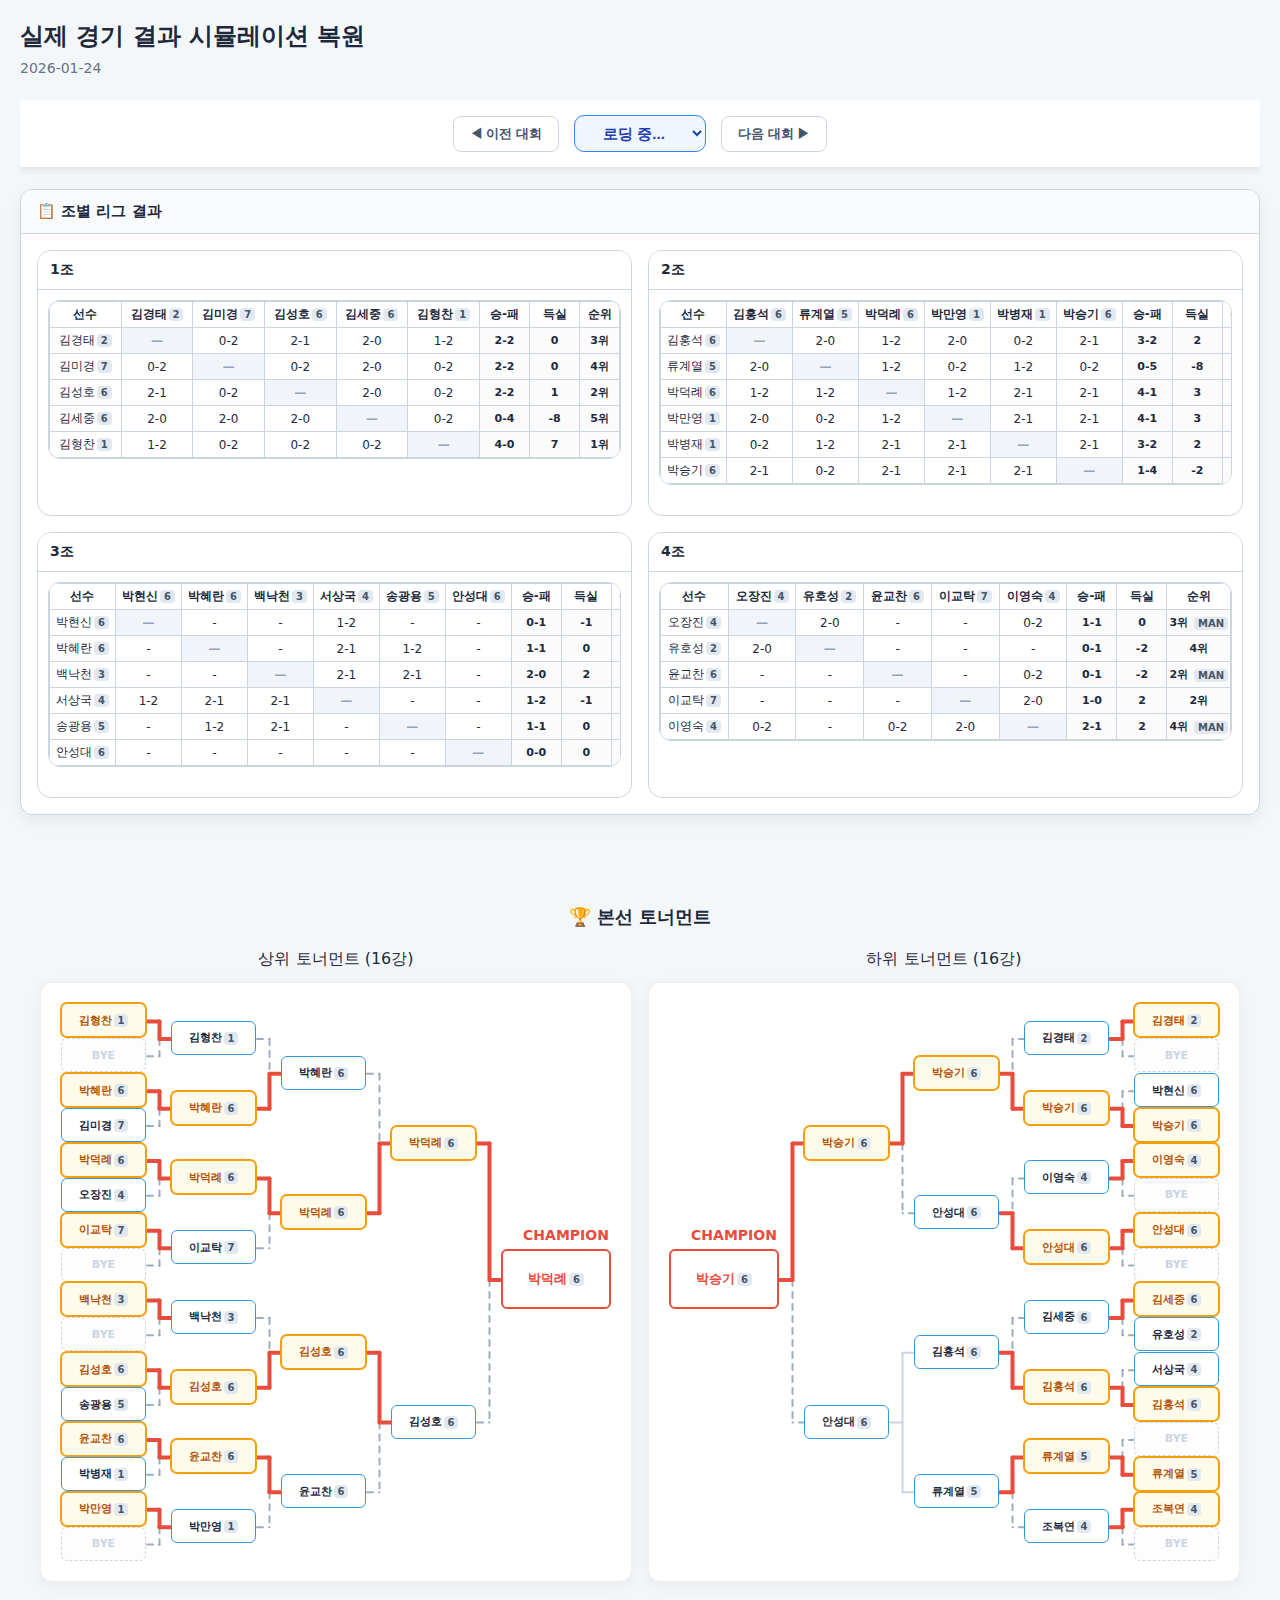
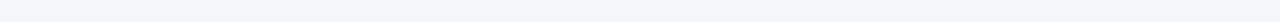
<file: history_viewer.html>
<!DOCTYPE html>
<html lang="ko">

<head>
    <meta charset="UTF-8">
    <meta name="viewport" content="width=device-width, initial-scale=1.0">
    <title>과거 기록 조회 - 대덕밸리동호회</title>
    <link rel="stylesheet" href="viewer_styles.css">
    <style>
        /* [New] Navigation Controller Styles */
        .nav-header {
            background: #fff;
            padding: 15px;
            border-bottom: 2px solid #e2e8f0;
            display: flex;
            align-items: center;
            justify-content: center;
            gap: 15px;
            position: sticky;
            top: 0;
            z-index: 100;
            box-shadow: 0 4px 6px -1px rgba(0, 0, 0, 0.05);
        }

        .nav-btn {
            background: #fff;
            border: 1px solid #cbd5e1;
            padding: 8px 16px;
            border-radius: 8px;
            font-size: 13px;
            font-weight: 700;
            cursor: pointer;
            transition: all 0.2s;
            color: #475569;
            display: flex;
            align-items: center;
            gap: 6px;
        }

        .nav-btn:hover:not(:disabled) {
            background: #f8fafc;
            border-color: #3b82f6;
            color: #3b82f6;
        }

        .nav-btn:disabled {
            opacity: 0.4;
            cursor: not-allowed;
        }

        .history-selector {
            border: 1px solid #3b82f6;
            background: #eff6ff;
            color: #1e40af;
            font-weight: 800;
            padding: 8px 24px;
            border-radius: 10px;
            font-size: 15px;
            cursor: pointer;
            outline: none;
            text-align: center;
        }

        .loading-cover {
            position: fixed;
            inset: 0;
            background: rgba(255, 255, 255, 0.8);
            display: none;
            align-items: center;
            justify-content: center;
            flex-direction: column;
            z-index: 200;
            font-weight: 800;
            color: #3b82f6;
        }

        .loading-cover.active {
            display: flex;
        }
    </style>
</head>

<body>
    <div id="loadingCover" class="loading-cover">
        <div style="font-size: 24px; margin-bottom: 10px;">⏳</div>
        <span>기록을 불러오는 중...</span>
    </div>

    <header>
        <h1 id="headerTitle">과거 기록 조회</h1>
        <p id="headerDate"></p>
    </header>

    <div class="nav-header">
        <button id="prevBtn" class="nav-btn" onclick="goPrev()">◀ 이전 대회</button>
        <select id="historySelect" class="history-selector" onchange="loadSpecific(this.value)">
            <option value="">로딩 중...</option>
        </select>
        <button id="nextBtn" class="nav-btn" onclick="goNext()">다음 대회 ▶</button>
    </div>

    <main class="wrap" style="max-width:1400px; margin:0 auto; padding-top:20px;">

        <!-- 1. 최종 결과 요약 카드 (index.html과 동일 구조) -->
        <div id="final-summary" class="final-summary">
            <div class="summary-title">🏆 최종 결과 발표 🏆</div>
            <div class="summary-content">
                <!-- Upper Result -->
                <div class="summary-card upper">
                    <div class="card-title">상위 토너먼트</div>
                    <div class="rank-row winner">
                        <span class="icon">🏆</span>
                        <span class="label">우승</span>
                        <span class="name" id="sum-u-1">-</span>
                    </div>
                    <div class="rank-row runner-up">
                        <span class="icon">🥈</span>
                        <span class="label">준우승</span>
                        <span class="name" id="sum-u-2">-</span>
                    </div>
                    <div class="rank-row third">
                        <span class="icon">🥉</span>
                        <span class="label">3위</span>
                        <span class="name" id="sum-u-3">-</span>
                    </div>
                </div>
                <!-- Lower Result -->
                <div class="summary-card lower">
                    <div class="card-title">하위 토너먼트</div>
                    <div class="rank-row winner">
                        <span class="icon">🏆</span>
                        <span class="label">우승</span>
                        <span class="name" id="sum-l-1">-</span>
                    </div>
                    <div class="rank-row runner-up">
                        <span class="icon">🥈</span>
                        <span class="label">준우승</span>
                        <span class="name" id="sum-l-2">-</span>
                    </div>
                </div>
            </div>
        </div>

        <!-- 2. 조별 리그 결과 -->
        <div class="card">
            <div class="card-hd">
                <span class="title">📋 조별 리그 결과</span>
            </div>
            <div id="teams" class="teams">
                <!-- 리그전 테이블이 여기에 렌더링됩니다 -->
            </div>
        </div>

        <!-- 3. 토너먼트 대진표 (SVG 기반, index.html structure) -->
        <div id="tournament-area" style="margin-top: 40px;">
            <div class="tm-controls">
                <h2 class="tm-title">🏆 본선 토너먼트</h2>
                <!-- Buttons are intentionally omitted as per requirement -->
            </div>

            <div class="tm-panel-row">
                <div class="tm-panel">
                    <div class="tm-title" id="tm-titleUpper">상위 토너먼트</div>
                    <div id="tm-wrap-upper" class="tm-wrap">
                        <svg id="tm-lines-upper" class="tm-lines"></svg>
                    </div>
                </div>

                <div class="tm-panel">
                    <div class="tm-title" id="tm-titleLower">하위 토너먼트</div>
                    <div id="tm-wrap-lower" class="tm-wrap">
                        <svg id="tm-lines-lower" class="tm-lines"></svg>
                    </div>
                </div>
            </div>
        </div>

    </main>

    <!-- 데이터 및 스크립트 로드 -->
    <script src="sample_data.js"></script>
    <script src="history_viewer.js"></script>
</body>

</html>
</file>
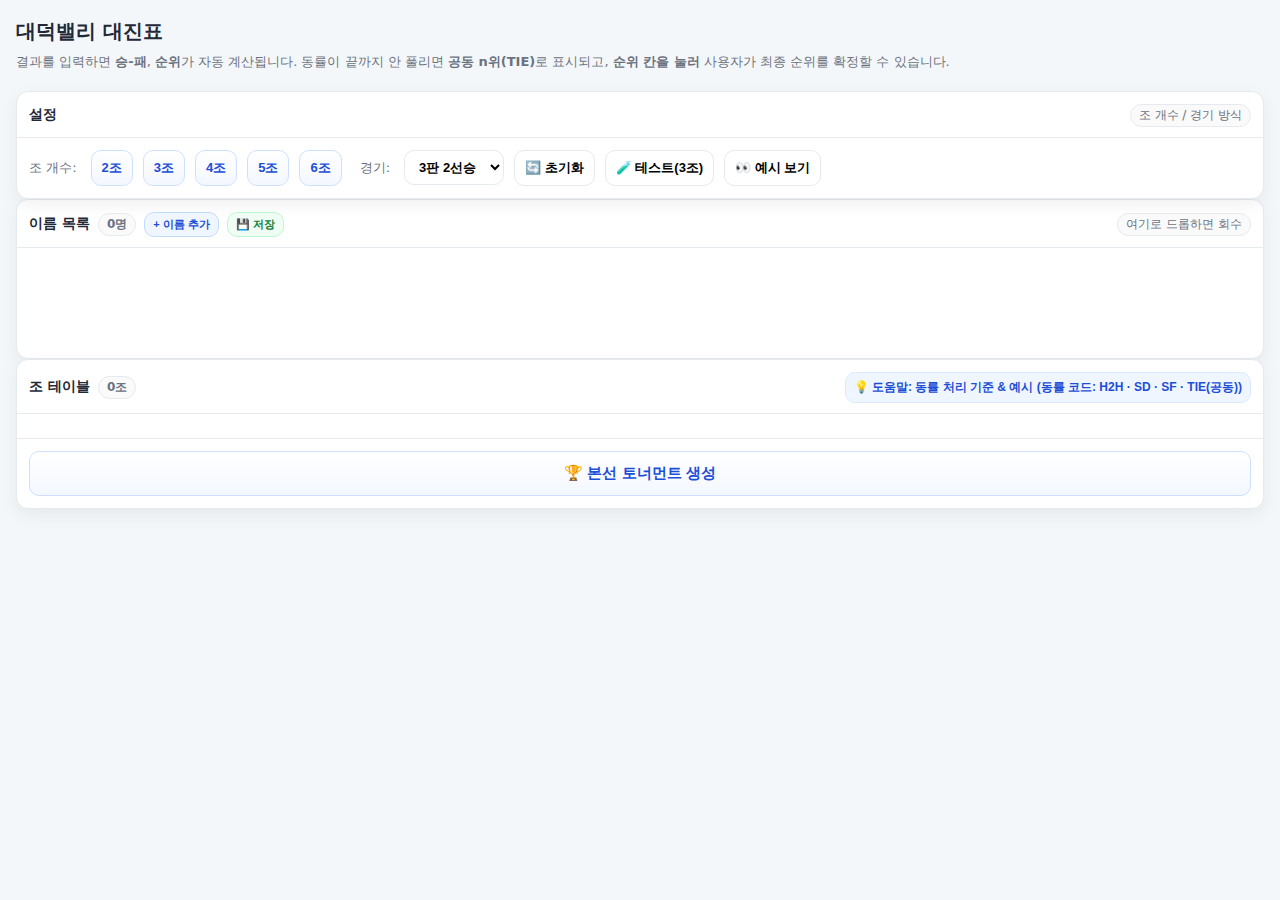
<file: index_bk.html>
<!doctype html>
<html lang="ko">

<head>
    <meta charset="utf-8" />
    <meta name="viewport" content="width=device-width,initial-scale=1" />
    <title>대덕밸리 대진표</title>
    <style>
        :root {
            --bg: #f4f7f9;
            --card: #ffffff;
            --border: #e6e9ee;
            --text: #1f2937;
            --muted: #6b7280;
            --danger: #ef4444;
            --shadow: 0 6px 18px rgba(0, 0, 0, 0.06);
            --radius: 12px;
        }

        * {
            box-sizing: border-box
        }

        body {
            margin: 0;
            font-family: system-ui, -apple-system, Segoe UI, Roboto, Arial, "Apple SD Gothic Neo", "Noto Sans KR", sans-serif;
            background: var(--bg);
            color: var(--text);
        }

        header {
            padding: 18px 16px 8px;
            max-width: 1400px;
            margin: 0 auto;
        }

        header h1 {
            margin: 0 0 8px;
            font-size: 20px;
            font-weight: 800;
        }

        header p {
            margin: 0;
            color: var(--muted);
            font-size: 13px;
            line-height: 1.35;
        }

        .wrap {
            max-width: 1400px;
            margin: 12px auto 24px;
            padding: 0 16px 24px;
        }

        .right-col {
            display: flex;
            flex-direction: column;
            gap: 14px;
        }

        .card {
            background: var(--card);
            border: 1px solid var(--border);
            border-radius: var(--radius);
            box-shadow: var(--shadow);
            overflow: hidden;
        }

        .card-hd {
            padding: 12px 12px 10px;
            border-bottom: 1px solid var(--border);
            display: flex;
            align-items: center;
            justify-content: space-between;
            gap: 10px;
        }

        .card-hd .title {
            font-weight: 800;
            font-size: 14px;
            display: flex;
            align-items: center;
            gap: 8px;
        }

        .pill {
            font-size: 12px;
            padding: 2px 8px;
            border-radius: 999px;
            border: 1px solid var(--border);
            color: var(--muted);
            background: #fafafa;
            white-space: nowrap;
        }

        .controls {
            display: flex;
            flex-wrap: wrap;
            gap: 10px;
            padding: 12px;
            align-items: center;
        }

        .controls .label {
            font-size: 13px;
            color: var(--muted);
            margin-right: 4px;
        }

        .btn {
            cursor: pointer;
            border: 1px solid var(--border);
            background: #fff;
            border-radius: 10px;
            padding: 8px 10px;
            font-size: 13px;
            font-weight: 700;
            transition: transform .05s ease, border-color .15s ease, box-shadow .15s ease;
            user-select: none;
        }

        .btn:hover {
            border-color: #cfd6e3;
            box-shadow: 0 4px 12px rgba(0, 0, 0, 0.05);
        }

        .btn:active {
            transform: translateY(1px);
        }

        .btn.primary {
            border-color: #cfe0ff;
            background: linear-gradient(180deg, #ffffff, #f3f7ff);
            color: #1d4ed8;
        }

        .btn.danger {
            border-color: #ffd3d3;
            background: linear-gradient(180deg, #fff, #fff5f5);
            color: #b91c1c;
        }

        .select {
            border: 1px solid var(--border);
            border-radius: 10px;
            padding: 8px 10px;
            font-size: 13px;
            font-weight: 700;
            background: #fff;
            cursor: pointer;
        }

        /* drop highlight */
        .droptarget {
            border: 2px dashed transparent;
            border-radius: 12px;
            transition: border-color .15s ease, background .15s ease;
        }

        .droptarget.dragover {
            border-color: #0ea5e9;
            background: rgba(14, 165, 233, 0.06);
        }

        /* name list */
        .list {
            padding: 12px;
            display: grid;
            grid-template-columns: repeat(auto-fill, minmax(80px, 1fr));
            gap: 20px;
            min-height: 110px;
        }

        /* teams */
        .teams {
            padding: 12px;
            display: grid;
            grid-template-columns: repeat(2, minmax(0, 1fr));
            gap: 12px;
        }

        @media (max-width: 1100px) {
            .teams {
                grid-template-columns: 1fr;
            }
        }

        .team {
            border: 1px solid var(--border);
            border-radius: 14px;
            overflow: hidden;
            background: var(--teamBg, #fff);
        }

        .team .hd {
            padding: 10px 12px;
            border-bottom: 1px solid var(--border);
            display: flex;
            align-items: center;
            justify-content: space-between;
            gap: 10px;
            background: linear-gradient(180deg, rgba(255, 255, 255, 0.9), rgba(255, 255, 255, 0.65));
            backdrop-filter: blur(2px);
        }

        .team .hd .tname {
            font-weight: 900;
            font-size: 14px;
            color: #0f172a;
            display: flex;
            gap: 10px;
            align-items: center;
        }

        .team .hd .hint {
            font-size: 12px;
            color: var(--muted);
            font-weight: 700;
        }

        .team .hd .count {
            font-size: 12px;
            color: var(--muted);
            border: 1px solid var(--border);
            padding: 2px 8px;
            border-radius: 999px;
            background: #fff;
            white-space: nowrap;
        }

        .team .body {
            padding: 10px;
        }

        .team .footer {
            padding: 10px 12px;
            border-top: 1px solid var(--border);
            display: flex;
            justify-content: space-between;
            align-items: center;
            gap: 8px;
            background: rgba(250, 250, 250, 0.85);
        }

        .small {
            font-size: 12px;
            color: var(--muted);
        }

        .linkbtn {
            font-size: 12px;
            font-weight: 800;
            color: #1d4ed8;
            border: 1px solid #dbeafe;
            background: #eff6ff;
            padding: 6px 8px;
            border-radius: 10px;
            cursor: pointer;
        }

        /* chips (이름 + 오른쪽 '선택') */
        .name-chip {
            border: 1px solid var(--border);
            border-radius: 14px;
            background: #fff;
            cursor: pointer;
            user-select: none;
            display: flex;
            align-items: center;
            justify-content: space-between;
            gap: 8px;
            min-height: 38px;
            padding: 6px 8px;
            font-size: 12px;
            font-weight: 800;
            box-shadow: 0 1px 0 rgba(0, 0, 0, 0.02);
            transition: transform .12s ease, box-shadow .12s ease, border-color .12s ease, opacity .12s ease;
            overflow: hidden;
        }

        .name-chip:hover {
            transform: scale(1.04);
            box-shadow: 0 8px 18px rgba(0, 0, 0, 0.08);
            border-color: #cfd6e3;
        }

        .name-chip:active {
            cursor: grabbing;
        }

        .dragging {
            opacity: 0.55;
        }

        .name-chip .nm {
            flex: 1;
            overflow: hidden;
            text-overflow: ellipsis;
            white-space: nowrap;
            text-align: left;
            font-weight: 900;
        }



        /* ✅ fixed 포탈(가려짐 방지) */
        .portal {
            position: fixed;
            inset: 0;
            z-index: 99999;
            display: none;
        }

        .portal.open {
            display: block;
        }

        .portal .backdrop {
            position: absolute;
            inset: 0;
            background: rgba(0, 0, 0, 0.0);
        }

        .pop {
            position: absolute;
            background: #ffffff;
            border: 1px solid var(--border);
            border-radius: 12px;
            box-shadow: 0 14px 30px rgba(0, 0, 0, 0.18);
            padding: 10px;
            min-width: 240px;
            max-width: calc(100vw - 16px);
            max-height: calc(100vh - 16px);
            overflow: auto;
            -webkit-overflow-scrolling: touch;
            transform: translateZ(0);
        }

        .pop .row {
            display: flex;
            align-items: center;
            justify-content: space-between;
            gap: 8px;
            margin-bottom: 10px;
        }

        .pop .ttl {
            font-size: 12px;
            font-weight: 900;
            color: #0f172a;
        }

        .pop .close {
            cursor: pointer;
            border: 1px solid var(--border);
            background: #fff;
            border-radius: 10px;
            padding: 4px 8px;
            font-size: 12px;
            font-weight: 900;
            color: var(--muted);
        }

        .pop .grid {
            display: grid;
            grid-template-columns: repeat(3, minmax(0, 1fr));
            gap: 8px;
        }

        .pop .gbtn {
            cursor: pointer;
            border: 1px solid var(--border);
            background: linear-gradient(180deg, #fff, #fbfbff);
            border-radius: 10px;
            padding: 10px 0;
            font-size: 12px;
            font-weight: 900;
            color: #1d4ed8;
            transition: transform .05s ease, box-shadow .15s ease, border-color .15s ease, opacity .15s ease;
            user-select: none;
        }

        .pop .gbtn:hover {
            border-color: #cfe0ff;
            box-shadow: 0 6px 14px rgba(0, 0, 0, 0.08);
        }

        .pop .gbtn:active {
            transform: translateY(1px);
        }

        .pop .gbtn:disabled {
            opacity: .45;
            cursor: not-allowed;
            box-shadow: none;
        }

        .pop .wide {
            grid-column: 1 / -1;
            color: #0f172a;
            background: linear-gradient(180deg, #fff, #f8fafc);
        }

        @media (max-width: 520px) {
            .pop {
                min-width: 0;
            }

            .pop .grid {
                grid-template-columns: repeat(4, minmax(0, 1fr));
            }

            .pop .wide {
                grid-column: 1 / -1;
            }
        }

        /* Round-robin */
        .rr-wrap {
            background: rgba(255, 255, 255, 0.75);
            border: 1px solid var(--border);
            border-radius: 14px;
            padding: 10px;
        }

        .rr-title {
            display: flex;
            align-items: center;
            justify-content: space-between;
            gap: 10px;
            padding: 2px 2px 8px;
        }

        .rr-title .ttl {
            font-weight: 900;
            font-size: 13px;
            color: #0f172a;
        }

        .rr-title .sub {
            font-size: 12px;
            color: var(--muted);
        }

        .table-scroll {
            overflow: auto;
            border: 1px solid var(--border);
            border-radius: 12px;
            background: #fff;
        }

        table.rr {
            border-collapse: collapse;
            width: 100%;
            table-layout: fixed;
            font-size: 12px;
        }

        .rr th,
        .rr td {
            border: 1px solid var(--border);
            padding: 4px 6px;
            text-align: center;
            white-space: nowrap;
            overflow: hidden;
            text-overflow: ellipsis;
            width: calc(100% / var(--cols));
            min-width: 80px;
        }

        .rr th.sticky {
            position: sticky;
            top: 0;
            background: #f8fafc;
            z-index: 2;
            font-weight: 900;
        }

        .rr th.leftsticky {
            position: sticky;
            left: 0;
            background: #f8fafc;
            z-index: 1;
            text-align: left;
            font-weight: 900;
        }

        .rr th.corner {
            position: sticky;
            left: 0;
            top: 0;
            z-index: 3;
            background: #f1f5f9;
            text-align: left;
        }

        .rr td.diag {
            background: #f1f5f9;
            color: var(--muted);
            font-weight: 900;
        }

        .rr select.score {
            width: 100%;
            border: 1px solid var(--border);
            border-radius: 10px;
            padding: 4px 6px;
            background: #fff;
            font-weight: 800;
            cursor: pointer;
        }

        .rr td.wl {
            background: #fbfbfc;
            font-weight: 900;
        }

        .rr td.rank {
            background: #fbfbfc;
            font-weight: 900;
        }

        .rank .crown {
            margin-right: 4px;
        }

        .rank .code {
            margin-left: 6px;
            font-size: 11px;
            color: var(--muted);
            font-weight: 900;
            border: 1px solid var(--border);
            background: #fff;
            padding: 1px 6px;
            border-radius: 999px;
        }

        /* Clickable Header for Moving Group */
        .rr th.clickable-head {
            cursor: pointer;
            text-decoration: underline;
            text-decoration-style: dotted;
            text-underline-offset: 4px;
        }

        .rr th.clickable-head:hover {
            background-color: #f1f5f9;
            color: #1d4ed8;
        }

        /* ✅ 동률 rank 클릭 가능 표시 */
        .rank.clickable {
            cursor: pointer;
            outline: 2px dashed transparent;
            transition: outline-color .15s ease, background .15s ease;
        }

        .rank.clickable:hover {
            outline-color: #0ea5e9;
            background: rgba(14, 165, 233, 0.06);
        }

        .rank .manual {
            margin-left: 6px;
            font-size: 11px;
            color: #1d4ed8;
            font-weight: 900;
            border: 1px solid #dbeafe;
            background: #eff6ff;
            padding: 1px 6px;
            border-radius: 999px;
        }

        /* Crown Icon */
        /* Crown Icon */
        .crown {
            margin-right: 2px;
            font-size: 1.2em;
            filter: drop-shadow(0 0 2px rgba(255, 215, 0, 0.5));
            vertical-align: middle;
        }

        /* =========================================
           Tournament Section Styles
           ========================================= */
        #tournament-area {
            margin-top: 40px;
            width: 100%;
            border-top: 2px dashed #e5e7eb;
            padding-top: 40px;
            display: flex;
            flex-direction: column;
            align-items: center;
        }

        /* Final Summary Styles */
        .final-summary {
            width: min(800px, 95vw);
            background: linear-gradient(135deg, #fff 0%, #fef9c3 100%);
            border: 2px solid #fbbf24;
            border-radius: 16px;
            padding: 20px;
            margin-bottom: 40px;
            box-shadow: 0 10px 25px -5px rgba(251, 191, 36, 0.3);
            text-align: center;
            display: none;
            /* Hidden by default */
            animation: popIn 0.6s cubic-bezier(0.175, 0.885, 0.32, 1.275);
        }

        .final-summary.show {
            display: block;
        }

        @keyframes popIn {
            from {
                opacity: 0;
                transform: scale(0.8) translateY(20px);
            }

            to {
                opacity: 1;
                transform: scale(1) translateY(0);
            }
        }

        .summary-title {
            font-size: 24px;
            font-weight: 900;
            color: #b45309;
            margin-bottom: 20px;
            text-shadow: 1px 1px 0 #fff;
            letter-spacing: -0.5px;
        }

        .summary-content {
            display: flex;
            gap: 20px;
            justify-content: center;
            flex-wrap: wrap;
        }

        .summary-card {
            flex: 1;
            min-width: 280px;
            background: rgba(255, 255, 255, 0.6);
            border-radius: 12px;
            padding: 16px;
            border: 1px solid rgba(251, 191, 36, 0.3);
        }

        .summary-card.upper {
            background: linear-gradient(to bottom, #fff, #fffbeb);
        }

        .summary-card.lower {
            background: linear-gradient(to bottom, #fff, #f0f9ff);
            border-color: #bae6fd;
        }

        .card-title {
            font-size: 16px;
            font-weight: 800;
            margin-bottom: 12px;
            padding-bottom: 8px;
            border-bottom: 2px solid rgba(0, 0, 0, 0.05);
        }

        .summary-card.upper .card-title {
            color: #b45309;
        }

        .summary-card.lower .card-title {
            color: #0369a1;
        }

        .rank-row {
            display: flex;
            align-items: center;
            margin-bottom: 8px;
            font-size: 14px;
            font-weight: 700;
            color: #374151;
            padding: 4px 8px;
            border-radius: 6px;
        }

        .rank-row.winner {
            background: rgba(251, 191, 36, 0.1);
            color: #000;
            font-size: 16px;
        }

        .rank-row.runner-up {
            background: rgba(243, 244, 246, 0.5);
        }

        .rank-row .icon {
            margin-right: 8px;
            font-size: 1.2em;
        }

        .rank-row .label {
            width: 60px;
            text-align: left;
            opacity: 0.7;
            font-size: 0.9em;
        }

        .rank-row .name {
            flex: 1;
            text-align: left;
            font-weight: 800;
        }

        .tm-controls {
            display: flex;
            gap: 12px;
            margin-bottom: 20px;
            align-items: center;
        }

        .tm-name-row {
            display: flex;
            align-items: center;
            justify-content: center;
            width: 100%;
            white-space: nowrap;
        }

        .tm-panel-row {
            display: flex;
            gap: 24px;
            align-items: flex-start;
            justify-content: center;
            flex-wrap: wrap;
            width: 100%;
        }

        .tm-panel {
            display: flex;
            flex-direction: column;
            gap: 10px;
            align-items: center;
            width: 100%;
            max-width: 800px;
        }

        .tm-title {
            font-weight: 1000;
            color: #111827;
            font-size: 18px;
        }

        .tm-wrap {
            position: relative;
            width: min(800px, 98vw);
            height: 600px;
            background: #fff;
            border: 1px solid #eee;
            box-shadow: 0 4px 15px rgba(0, 0, 0, 0.05);
            border-radius: 12px;
            overflow: hidden;
            display: block;
        }

        @media (max-width: 520px) {
            .tm-wrap {
                height: 540px;
            }
        }

        /* Bracket Nodes */
        .tm-player {
            position: absolute !important;
            width: 110px;
            height: 42px;
            border: 1px solid #3498db;
            background: #fff;
            display: flex;
            flex-direction: column;
            align-items: center;
            justify-content: center;
            font-size: 12px;
            font-weight: 800;
            cursor: pointer;
            border-radius: 6px;
            transition: all .15s;
            z-index: 10;
            user-select: none;
            padding: 2px 4px;
            box-sizing: border-box;
            text-align: center;
            line-height: 1.2;
        }

        .tm-player small {
            font-size: 10px;
            font-weight: 400;
            color: #64748b;
            margin-top: 2px;
            display: block;
        }

        .tm-player:hover {
            background: #3498db;
            color: white;
            border-color: #2563eb;
        }

        .tm-player:hover small {
            color: #e0f2fe;
        }

        .tm-player.empty {
            border: 1px dashed #cbd5e1;
            color: #94a3b8;
            cursor: default;
            background: #fff;
        }

        .tm-player.bye {
            border: 1px dashed #e5e7eb;
            color: #cbd5e1;
            cursor: default;
            background: #fdfdfd;
        }

        /* Winner Highlight */
        .tm-player.winner {
            background: #fffbeb !important;
            border-color: #f59e0b !important;
            color: #b45309 !important;
            box-shadow: 0 0 0 1px #f59e0b;
            z-index: 20;
        }

        .tm-player.winner small {
            color: #d97706 !important;
        }

        .tm-winner-box {
            border: 2px solid #e74c3c;
            color: #e74c3c;
            width: 130px;
            height: 48px;
            font-size: 14px;
        }

        /* SVG Lines */
        .tm-lines {
            position: absolute;
            inset: 0;
            pointer-events: none;
            z-index: 1;
            width: 100%;
            height: 100%;
        }

        .tm-lines path {
            transition: stroke 0.25s, stroke-width 0.25s, opacity 0.25s, stroke-dasharray 0.25s;
            stroke: #cbd5e0;
            stroke-width: 2;
            fill: none;
            stroke-linecap: round;
            stroke-linejoin: round;
            opacity: 1;
        }

        .tm-lines path.win {
            stroke: #e74c3c !important;
            stroke-width: 4 !important;
            stroke-dasharray: none !important;
            opacity: 1;
        }

        .tm-lines path.lose {
            stroke: #94a3b8 !important;
            stroke-width: 2 !important;
            stroke-dasharray: 6 6 !important;
            opacity: 0.9;
        }

        .tm-champ-label {
            position: absolute !important;
            text-align: center;
            z-index: 10;
            width: 130px;
        }

        .tm-champ-label .label {
            font-weight: 900;
            margin-bottom: 6px;
            font-size: 14px;
            color: #e74c3c;
        }

        /* Dashboard Styles */
        .tm-dashboard {
            width: 100%;
            max-width: 900px;
            background: #fff;
            border: 1px solid #e5e7eb;
            border-radius: 12px;
            padding: 20px;
            margin-bottom: 30px;
            box-shadow: 0 4px 6px -1px rgba(0, 0, 0, 0.1);
        }

        .tm-dash-header {
            display: flex;
            align-items: center;
            gap: 12px;
            margin-bottom: 16px;
            flex-wrap: wrap;
        }

        .tm-dash-header h3 {
            margin: 0;
            font-size: 16px;
            font-weight: 800;
            color: #1f2937;
        }

        .tm-pill {
            background-color: #eef2ff;
            color: #4f46e5;
            padding: 4px 10px;
            border-radius: 9999px;
            font-size: 12px;
            font-weight: 700;
        }

        .tm-muted {
            color: #6b7280;
            font-size: 13px;
        }

        .tm-cards {
            display: grid;
            grid-template-columns: repeat(auto-fit, minmax(180px, 1fr));
            gap: 12px;
            margin-bottom: 16px;
        }

        .tm-card {
            background: #f9fafb;
            border: 1px solid #f3f4f6;
            border-radius: 8px;
            padding: 12px;
        }

        .tm-card .row {
            display: flex;
            justify-content: space-between;
            align-items: center;
            margin-bottom: 4px;
        }

        .tm-card .label {
            font-weight: 800;
            font-size: 14px;
            color: #374151;
        }

        .tm-card .val {
            font-weight: 900;
            font-size: 16px;
            color: #111827;
        }

        .tm-card .desc {
            font-size: 12px;
            color: #6b7280;
            line-height: 1.4;
        }

        .tm-dash-footer {
            border-top: 1px solid #f3f4f6;
            padding-top: 12px;
            text-align: center;
            font-size: 14px;
            font-weight: 600;
            color: #4b5563;
        }

        /* Loading Overlay */
        .loading-overlay {
            position: fixed;
            inset: 0;
            background: rgba(255, 255, 255, 0.85);
            backdrop-filter: blur(4px);
            z-index: 100000;
            display: none;
            flex-direction: column;
            align-items: center;
            justify-content: center;
            gap: 16px;
        }

        .loading-overlay.open {
            display: flex;
        }

        .spinner {
            width: 40px;
            height: 40px;
            border: 4px solid #e5e7eb;
            border-top: 4px solid #3b82f6;
            border-radius: 50%;
            animation: spin 1s linear infinite;
        }

        @keyframes spin {
            0% {
                transform: rotate(0deg);
            }

            100% {
                transform: rotate(360deg);
            }
        }

        .loading-text {
            font-size: 16px;
            font-weight: 800;
            color: #1f2937;
        }

        /* Custom Confirm Modal */
        .modal-portal {
            position: fixed;
            inset: 0;
            z-index: 99999;
            display: none;
            align-items: center;
            justify-content: center;
        }

        .modal-portal.open {
            display: flex;
        }

        .modal-backdrop {
            position: absolute;
            inset: 0;
            background: rgba(0, 0, 0, 0.4);
            backdrop-filter: blur(2px);
        }

        .modal-card {
            position: relative;
            background: #fff;
            width: 90%;
            max-width: 400px;
            border-radius: 20px;
            box-shadow: 0 20px 25px -5px rgba(0, 0, 0, 0.1), 0 10px 10px -5px rgba(0, 0, 0, 0.04);
            overflow: hidden;
            animation: modalPop 0.2s ease-out;
        }

        @keyframes modalPop {
            from {
                transform: scale(0.95);
                opacity: 0;
            }

            to {
                transform: scale(1);
                opacity: 1;
            }
        }

        .modal-header {
            padding: 20px 20px 10px;
            text-align: center;
        }

        .modal-title {
            margin: 0;
            font-size: 20px;
            font-weight: 800;
            color: #111827;
        }

        .modal-body {
            padding: 10px 24px 20px;
            color: #4b5563;
            font-size: 15px;
            line-height: 1.6;
        }

        .modal-list {
            list-style: none;
            padding: 0;
            margin: 10px 0;
            background: #f9fafb;
            border-radius: 12px;
            padding: 12px;
            font-size: 14px;
        }

        .modal-list li {
            margin-bottom: 6px;
            display: flex;
            align-items: center;
            gap: 8px;
        }

        .modal-list li:last-child {
            margin-bottom: 0;
        }

        .modal-footer {
            display: flex;
            border-top: 1px solid #e5e7eb;
        }

        .modal-btn {
            flex: 1;
            padding: 16px;
            font-size: 15px;
            font-weight: 700;
            background: #fff;
            border: none;
            cursor: pointer;
            transition: background 0.15s;
        }

        .modal-btn:hover {
            background: #f9fafb;
        }

        .modal-btn.cancel {
            color: #6b7280;
            border-right: 1px solid #e5e7eb;
        }

        .modal-btn.confirm {
            color: #2563eb;
        }

        .modal-btn.confirm:hover {
            background: #eff6ff;
        }
    </style>
    <script src="https://html2canvas.hertzen.com/dist/html2canvas.min.js"></script>
</head>

<body>
    <header>
        <h1>대덕밸리 대진표 <span id="headerDate" contenteditable="true"
                style="font-size: 15px; font-weight: 500; color: #6b7280; margin-left: 8px; cursor: pointer; border-bottom: 1px dashed #d1d5db;"
                title="클릭하여 날짜 수정"></span></h1>
        <p>
            결과를 입력하면 <b>승-패</b>, <b>순위</b>가 자동 계산됩니다.
            동률이 끝까지 안 풀리면 <b>공동 n위(TIE)</b>로 표시되고, <b>순위 칸을 눌러</b> 사용자가 최종 순위를 확정할 수 있습니다.
        </p>
    </header>

    <div class="wrap">
        <div class="right-col">

            <section class="card" id="card-settings">
                <div class="card-hd">
                    <div class="title">설정</div>
                    <span class="pill">조 개수 / 경기 방식</span>
                </div>
                <div class="controls">
                    <span class="label">조 개수:</span>
                    <button class="btn primary" data-g="2">2조</button>
                    <button class="btn primary" data-g="3">3조</button>
                    <button class="btn primary" data-g="4">4조</button>
                    <button class="btn primary" data-g="5">5조</button>
                    <button class="btn primary" data-g="6">6조</button>

                    <span class="label" style="margin-left:8px;">경기:</span>
                    <select class="select" id="matchFormat">
                        <option value="bo3">3판 2선승</option>
                        <option value="bo5">5판 3선승</option>
                    </select>

                    <button type="button" class="btn" onclick="openReset()">🔄 초기화</button>
                    <button type="button" class="btn" onclick="runAutoTestScenario()">🧪 테스트(3조)</button>
                    <!-- <button type="button" class="btn primary" id="btn-gen-tournament">🏆 본선 토너먼트 생성</button> -->
                    <button type="button" class="btn" id="btn-show-sample">👀 예시 보기</button>
                </div>
        </div>
        </section>

        <section class="card" id="card-pool">
            <div class="card-hd">
                <div class="title" style="display:flex; align-items:center; gap:8px;">
                    이름 목록 <span class="pill" id="poolCount">0명</span>
                    <button type="button" class="btn"
                        style="padding:4px 8px; font-size:11px; background:#eff6ff; color:#1d4ed8; border-color:#bfdbfe;"
                        onclick="addPlayer()">+ 이름 추가</button>
                    <button type="button" class="btn"
                        style="padding:4px 8px; font-size:11px; background:#f0fdf4; color:#15803d; border-color:#bbf7d0;"
                        onclick="downloadNamesJSON()" title="현재 명단을 names.json으로 다운로드">💾 저장</button>
                </div>
                <span class="pill">여기로 드롭하면 회수</span>
            </div>
            <div class="list droptarget" id="pool"></div>
        </section>

        <section class="card" id="card-teams">
            <div class="card-hd">
                <div class="title">조 테이블 <span class="pill" id="teamInfo">0조</span></div>
                <!-- <span class="pill">조 카드에 드롭</span> -->
                <button class="linkbtn" id="openHelpBtn" style="font-size:12px;">💡 도움말: 동률 처리 기준 & 예시 (동률 코드: H2H · SD
                    · SF · TIE(공동))</button>
            </div>
            <div class="teams" id="teams"></div>
            <div style="padding:12px; text-align:center; border-top:1px solid var(--border);">
                <!-- <button class="linkbtn" id="openHelpBtn" style="font-size:13px;">💡 도움말: 동률 처리 기준 & 예시</button> -->
                <button type="button" class="btn primary" id="btn-gen-tournament"
                    style="width:100%; padding: 12px; font-size:15px;">🏆 본선 토너먼트 생성</button>
            </div>
        </section>

    </div>
    </div>

    <!-- ✅ 조 선택 포탈 -->
    <div class="portal" id="assignPortal" aria-hidden="true">
        <div class="backdrop" id="assignBackdrop"></div>
        <div class="pop" id="assignPop" role="dialog" aria-modal="true">
            <div class="row">
                <div class="ttl" id="assignTitle">조 선택</div>
                <button class="close" type="button" id="assignClose">닫기</button>
            </div>
            <div class="grid" id="assignGrid"></div>
        </div>
    </div>

    <!-- ✅ 순위 확정 포탈 -->
    <div class="portal" id="rankPortal" aria-hidden="true">
        <div class="backdrop" id="rankBackdrop"></div>
        <div class="pop" id="rankPop" role="dialog" aria-modal="true">
            <div class="row">
                <div class="ttl" id="rankTitle">순위 확정</div>
                <button class="close" type="button" id="rankClose">닫기</button>
            </div>
            <div class="grid" id="rankGrid"></div>
        </div>
    </div>

    <!-- ✅ 도움말 포탈 -->
    <div class="portal" id="helpPortal" aria-hidden="true">
        <div class="backdrop" id="helpBackdrop"></div>
        <div class="pop" id="helpPop" role="dialog" aria-modal="true" style="max-width:400px;">
            <div class="row">
                <div class="ttl">동률 처리 기준 & 예시</div>
                <button class="close" type="button" id="helpClose">닫기</button>
            </div>
            <div style="padding:10px 14px; font-size:13px; line-height:1.6; color:#333;">
                <h3 style="margin:0 0 8px; font-size:14px; font-weight:800; color:#111;">1. 동률 처리 기준 (순위 산정 우선순위)</h3>
                <p style="margin:0 0 8px; color:#555;">리그전(조별 경기)에서 참가자의 순위는 아래 기준을 <b>위에서부터 순차적으로 적용</b>하여 결정한다.</p>
                <ol style="margin:0 0 20px; padding-left:20px; color:#4b5563;">
                    <li style="margin-bottom:4px;"><b>승점 (Wins)</b><br />승리 횟수가 많은 참가자를 상위 순위로 한다.</li>
                    <li style="margin-bottom:4px;"><b>승자승 (Head-to-Head)</b><br />동률자가 <b>2명일 경우에만 적용</b>하며, 두 참가자 간
                        맞대결에서 승리한 참가자를 상위 순위로 한다.</li>
                    <li style="margin-bottom:4px;"><b>세트 득실 (Set Difference, SD)</b><br />모든 경기에서의 <b>총 세트 득수에서 총 세트 실수를
                            뺀 값</b>이 큰 참가자를 상위 순위로 한다.</li>
                    <li style="margin-bottom:4px;"><b>세트 다득 (Set For, SF)</b><br />세트 득실이 같은 경우, <b>총 세트 득수가 많은 참가자</b>를
                        상위 순위로 한다.</li>
                    <li><b>공동 순위 (Tie)</b><br />위 모든 기준이 동일할 경우, 해당 참가자들은 <b>공동 순위</b>로 처리한다.<br />(필요 시 주최 측이 별도의 결정 방식
                        또는 추가 경기로 순위를 확정할 수 있다.)</li>
                </ol>

                <h3 style="margin:0 0 8px; font-size:14px; font-weight:800; color:#111;">2. 동률 처리 예시</h3>
                <div
                    style="background:#f8fafc; border:1px solid #e2e8f0; border-radius:8px; padding:12px; color:#4b5563; margin-bottom:20px;">
                    <h4 style="margin:0 0 6px; font-size:13px; font-weight:800;">예시 상황</h4>
                    <p style="margin:0 0 10px;">A, B, C 세 명의 참가자가 각각 <b>1승 1패</b>로 동률인 경우</p>

                    <h4 style="margin:0 0 6px; font-size:13px; font-weight:800;">경기 결과</h4>
                    <ul style="margin:0 0 10px; padding-left:20px;">
                        <li>A vs B : A 승 (2–0)</li>
                        <li>B vs C : B 승 (2–1)</li>
                        <li>C vs A : C 승 (2–1)</li>
                    </ul>

                    <h4 style="margin:0 0 6px; font-size:13px; font-weight:800;">판단 과정</h4>
                    <ol style="margin:0 0 10px; padding-left:20px;">
                        <li><b>승점</b>: 세 참가자 모두 1승 1패 → 동률</li>
                        <li><b>승자승</b>: 세 명이 서로 순환 승리를 기록하여 적용 불가<br />(A는 B에게 승리, B는 C에게 승리, C는 A에게 승리)</li>
                        <li><b>세트 득실 (SD) 비교</b>
                            <table
                                style="width:100%; margin-top:6px; border-collapse:collapse; font-size:12px; background:#fff;">
                                <tr style="background:#f1f5f9; border-bottom:1px solid #e2e8f0;">
                                    <th style="padding:4px; border:1px solid #e2e8f0;">참가자</th>
                                    <th style="padding:4px; border:1px solid #e2e8f0;">세트 득</th>
                                    <th style="padding:4px; border:1px solid #e2e8f0;">세트 실</th>
                                    <th style="padding:4px; border:1px solid #e2e8f0;">세트 득실</th>
                                </tr>
                                <tr>
                                    <td style="padding:4px; border:1px solid #e2e8f0; text-align:center;">A</td>
                                    <td style="padding:4px; border:1px solid #e2e8f0; text-align:center;">3</td>
                                    <td style="padding:4px; border:1px solid #e2e8f0; text-align:center;">2</td>
                                    <td
                                        style="padding:4px; border:1px solid #e2e8f0; text-align:center; font-weight:bold; color:#1d4ed8;">
                                        +1</td>
                                </tr>
                                <tr>
                                    <td style="padding:4px; border:1px solid #e2e8f0; text-align:center;">B</td>
                                    <td style="padding:4px; border:1px solid #e2e8f0; text-align:center;">2</td>
                                    <td style="padding:4px; border:1px solid #e2e8f0; text-align:center;">3</td>
                                    <td
                                        style="padding:4px; border:1px solid #e2e8f0; text-align:center; font-weight:bold; color:#ef4444;">
                                        -1</td>
                                </tr>
                                <tr>
                                    <td style="padding:4px; border:1px solid #e2e8f0; text-align:center;">C</td>
                                    <td style="padding:4px; border:1px solid #e2e8f0; text-align:center;">3</td>
                                    <td style="padding:4px; border:1px solid #e2e8f0; text-align:center;">3</td>
                                    <td
                                        style="padding:4px; border:1px solid #e2e8f0; text-align:center; font-weight:bold;">
                                        0</td>
                                </tr>
                            </table>
                        </li>
                    </ol>

                    <h4 style="margin:0 0 6px; font-size:13px; font-weight:800;">최종 순위</h4>
                    <ul style="margin:0; padding-left:20px;">
                        <li><b>1위</b> : A (세트 득실 +1)</li>
                        <li><b>2위</b> : C (세트 득실 0)</li>
                        <li><b>3위</b> : B (세트 득실 -1)</li>
                    </ul>
                </div>

                <h3 style="margin:0 0 8px; font-size:14px; font-weight:800; color:#111;">3. 참고 사항</h3>
                <ul style="margin:0; padding-left:20px; color:#4b5563;">
                    <li style="margin-bottom:4px;"><b>3명 이상 동률일 경우</b>, 승자승 기준은 적용하지 않고 세트 득실부터 비교한다.</li>
                    <li style="margin-bottom:4px;">모든 세트 득실 및 세트 득수는 <b>해당 조의 모든 경기 결과를 합산</b>하여 계산한다.
                    </li>
                    <li>공동 순위가 발생할 경우, 순위 표에는 <b>“공동 ○위”</b>로 표시한다.</li>
                </ul>
            </div>
        </div>
    </div>

    <!-- ✅ 조 이동 포탈 (New) -->
    <div class="portal" id="movePortal" aria-hidden="true">
        <div class="backdrop" id="moveBackdrop"></div>
        <div class="pop" id="movePop" role="dialog" aria-modal="true">
            <div class="row">
                <div class="ttl" id="moveTitle">조 이동</div>
                <button class="close" type="button" id="moveClose">닫기</button>
            </div>
            <div class="grid" id="moveGrid"></div>
        </div>
    </div>

    <!-- ✅ 점수 입력 포탈 (New) -->
    <div class="portal" id="scorePortal" aria-hidden="true">
        <div class="backdrop" id="scoreBackdrop"></div>
        <div class="pop" id="scorePop" role="dialog" aria-modal="true">
            <div class="row">
                <div class="ttl" id="scoreTitle">점수 입력</div>
                <button class="close" type="button" id="scoreClose">닫기</button>
            </div>
            <div class="grid" id="scoreGrid"></div>
        </div>
    </div>

    <!-- ✅ Loading Overlay -->
    <div id="loadingOverlay" class="loading-overlay">
        <div class="spinner"></div>
        <div class="loading-text" id="loadingText">처리 중입니다...</div>
    </div>

    <!-- ✅ Custom Confirm Modal -->
    <div id="customModal" class="modal-portal">
        <div class="modal-backdrop" id="customModalBackdrop"></div>
        <div class="modal-card">
            <div class="modal-header">
                <h3 class="modal-title" id="modalTitle">알림</h3>
            </div>
            <div class="modal-body">
                <div id="modalMessage">내용</div>
                <ul id="modalList" class="modal-list" style="display:none;"></ul>
            </div>
            <div class="modal-footer">
                <button type="button" class="modal-btn cancel" id="modalCancelBtn">취소</button>
                <button type="button" class="modal-btn confirm" id="modalConfirmBtn">확인</button>
            </div>
        </div>
    </div>

    <!-- TOURNAMENT SECTION -->
    <div id="tournament-area" style="display:none;">
        <!-- Final Summary Section -->
        <div id="final-summary" class="final-summary">
            <div class="summary-title">🏆 최종 결과 발표 🏆</div>
            <div class="summary-content">
                <!-- Upper Result -->
                <div class="summary-card upper">
                    <div class="card-title">상위 토너먼트</div>
                    <div class="rank-row winner">
                        <span class="icon">🏆</span>
                        <span class="label">우승</span>
                        <span class="name" id="sum-u-1">-</span>
                    </div>
                    <div class="rank-row runner-up">
                        <span class="icon">🥈</span>
                        <span class="label">준우승</span>
                        <span class="name" id="sum-u-2">-</span>
                    </div>
                    <div class="rank-row third">
                        <span class="icon">🥉</span>
                        <span class="label">3위</span>
                        <span class="name" id="sum-u-3">-</span>
                    </div>
                </div>
                <!-- Lower Result -->
                <div class="summary-card lower">
                    <div class="card-title">하위 토너먼트</div>
                    <div class="rank-row winner">
                        <span class="icon">🏆</span>
                        <span class="label">우승</span>
                        <span class="name" id="sum-l-1">-</span>
                    </div>
                    <div class="rank-row runner-up">
                        <span class="icon">🥈</span>
                        <span class="label">준우승</span>
                        <span class="name" id="sum-l-2">-</span>
                    </div>
                </div>
            </div>
        </div>

        <div class="tm-controls">
            <h2 class="tm-title">🏆 본선 토너먼트</h2>
            <button type="button" class="btn" onclick="captureResultImage()" style="margin-left:auto;">📷 이미지
                저장</button>
        </div>

        <div id="tm-dashboard" class="tm-dashboard" style="margin-bottom: 30px;">
            <!-- Dashboard content will be injected here -->
        </div>

        <div class="tm-panel-row">
            <div class="tm-panel">
                <div class="tm-title" id="tm-titleUpper">상위 토너먼트</div>
                <div id="tm-wrap-upper" class="tm-wrap">
                    <svg id="tm-lines-upper" class="tm-lines"></svg>
                </div>
            </div>

            <div class="tm-panel">
                <div class="tm-title" id="tm-titleLower">하위 토너먼트</div>
                <div id="tm-wrap-lower" class="tm-wrap">
                    <svg id="tm-lines-lower" class="tm-lines"></svg>
                </div>
            </div>
        </div>
    </div>

    <script>
        // ✅ Date Initialization (YYYY년 MM월 DD일 (요일))
        (function initDate() {
            const today = new Date();
            const year = today.getFullYear();
            const month = today.getMonth() + 1;
            const date = today.getDate();
            const days = ["일", "월", "화", "수", "목", "금", "토"];
            const dayName = days[today.getDay()];

            const dateStr = `${year}년 ${month}월 ${date}일 (${dayName})`;
            const el = document.getElementById("headerDate");
            if (el) el.textContent = dateStr;
        })();

        // ✅ Load Names: LocalStorage -> names.json (Async) -> Default Fallback
        const STORAGE_KEY = 'my_tournament_names_v1';

        // 1. Fallback Defaults (Network Error / File protocol)
        const DEFAULT_NAMES = [
            "박만영", "이정우", "김경태", "박병재", "안성대", "유호성", "조복연", "강희철",
            "곽은숙", "권영규", "김미경", "김성호", "김세중", "김순동", "김영민", "김형찬",
            "김홍석", "류계열", "류성문", "박덕례", "박수용", "박혜란", "백낙천", "서상국",
            "송광용", "김종탁", "오장진", "윤교찬", "이교탁", "이영숙", "임규호", "정경자", "정선철", "정진숙", "조상배", "최매완",
            "박현신", "홍순관", "홍현숙"
        ];

        // Initialize with Defaults first
        let INITIAL_NAMES = [...DEFAULT_NAMES];

        // 2. Try LocalStorage (User's custom list)
        let hasLocalStorage = false;
        try {
            const raw = localStorage.getItem(STORAGE_KEY);
            if (raw) {
                const stored = JSON.parse(raw);
                if (Array.isArray(stored) && stored.length > 0) {
                    INITIAL_NAMES = stored;
                    hasLocalStorage = true;
                }
            }
        } catch (e) {
            console.error("LS load failed", e);
        }

        INITIAL_NAMES.sort((a, b) => a.localeCompare(b, 'ko'));

        // 3. Try Fetching names.json (Async) - ONLY if LS is empty
        // If the user has already customized the list (LS exists), we do NOT overwrite it with the file.
        // This ensures 'Add Player' changes are respected.
        (async function loadNamesFromJson() {
            if (hasLocalStorage) return; // Skip if user has data

            try {
                const response = await fetch('names.json');
                if (!response.ok) throw new Error("JSON load failed");
                const jsonNames = await response.json();

                if (Array.isArray(jsonNames) && jsonNames.length > 0) {
                    INITIAL_NAMES = jsonNames;
                    INITIAL_NAMES.sort((a, b) => a.localeCompare(b, 'ko'));

                    // Since this is async, we need to refresh the pool UI if it was already rendered
                    renderPool();
                    console.log("Loaded names from names.json");
                }
            } catch (err) {
                console.warn("names.json fetch failed (likely local file protocol). Using defaults.", err);
            }
        })();

        function saveNames() {
            try {
                localStorage.setItem(STORAGE_KEY, JSON.stringify(INITIAL_NAMES));
            } catch (e) { console.error("Save failed", e); }
        }

        function addPlayer() {
            const name = prompt("추가할 선수 이름을 입력하세요:");
            if (!name || !name.trim()) return;
            const cleanName = name.trim();

            if (INITIAL_NAMES.includes(cleanName)) {
                alert("이미 존재하는 이름입니다!");
                return;
            }

            INITIAL_NAMES.push(cleanName);
            INITIAL_NAMES.sort((a, b) => a.localeCompare(b, 'ko'));
            saveNames();

            // Register to state if not exists
            if (!state.has(cleanName)) {
                state.set(cleanName, { where: "pool" });
            }

            renderPool();
            alert(`'${cleanName}' 선수가 추가되었습니다.`);
        }

        function downloadNamesJSON() {
            const dataStr = JSON.stringify(INITIAL_NAMES, null, 2); // Pretty print
            const blob = new Blob([dataStr], { type: "application/json" });
            const url = URL.createObjectURL(blob);

            const a = document.createElement("a");
            a.href = url;
            a.download = "names.json";
            document.body.appendChild(a);
            a.click();
            document.body.removeChild(a);
            URL.revokeObjectURL(url);
        }

        const TEAM_COLORS = ["#fff7ed", "#f0f9ff", "#f0fdf4", "#f5f3ff", "#fdf2f8", "#fefce8"];
        const SCORE_OPTIONS = {
            bo3: ["", "2-0", "2-1", "1-2", "0-2"],
            bo5: ["", "3-0", "3-1", "3-2", "2-3", "1-3", "0-3"]
        };

        const state = new Map();               // name -> {where:"pool"} or {where:"team", teamId}
        state.groupsCount = 0;

        const resultsByTeam = new Map();       // teamId -> Map("A|||B" -> {score:"x-y" in key-order})

        // ✅ 사용자가 확정한 순위: teamId -> Map(name -> finalRankNumber)
        const manualRankByTeam = new Map();
        function ensureManual(teamId) {
            if (!manualRankByTeam.has(teamId)) manualRankByTeam.set(teamId, new Map());
            return manualRankByTeam.get(teamId);
        }

        const poolEl = document.getElementById("pool");
        const teamsEl = document.getElementById("teams");
        const poolCountEl = document.getElementById("poolCount");
        const teamInfoEl = document.getElementById("teamInfo");
        const matchFormatEl = document.getElementById("matchFormat");
        // const resetBtn = document.getElementById("resetBtn"); 
        // ID removed in HTML, so we mock it to prevent crash if listener exists
        const resetBtn = { addEventListener: () => { } };

        function openReset() {
            if (!confirm("모든 데이터를 초기화하시겠습니까? (이전 배정/점수 삭제됨)")) return;
            initState();
            renderPool();
            createTeams(4); // Default 4 groups

            // clear tournament area if open
            const area = document.getElementById("tournament-area");
            if (area) area.style.display = "none";
        }

        function setText(el, txt) { el.textContent = txt; }

        /* ========= 공통: fixed 포탈 위치 잡기 ========= */
        function placePop(popEl, anchorEl) {
            const pad = 8;
            const gap = 8;
            const r = anchorEl.getBoundingClientRect();

            popEl.style.left = "0px";
            popEl.style.top = "0px";
            popEl.style.visibility = "hidden";

            const pw = popEl.offsetWidth;
            const ph = popEl.offsetHeight;

            let left = r.right - pw;
            let top = r.bottom + gap;

            left = Math.max(pad, Math.min(left, window.innerWidth - pw - pad));

            const spaceBelow = window.innerHeight - r.bottom;
            const spaceAbove = r.top;
            if (spaceBelow < ph + gap && spaceAbove > ph + gap) {
                top = r.top - ph - gap;
            }
            top = Math.max(pad, Math.min(top, window.innerHeight - ph - pad));

            popEl.style.left = `${Math.round(left)}px`;
            popEl.style.top = `${Math.round(top)}px`;
            popEl.style.visibility = "visible";
        }

        /* ========= 조 선택 포탈 ========= */
        const assignPortal = document.getElementById("assignPortal");
        const assignBackdrop = document.getElementById("assignBackdrop");
        const assignPop = document.getElementById("assignPop");
        const assignGrid = document.getElementById("assignGrid");
        const assignClose = document.getElementById("assignClose");
        const assignTitle = document.getElementById("assignTitle");
        let currentAssignName = null;
        let currentAssignAnchor = null;

        function isAssignOpen() { return assignPortal.classList.contains("open"); }
        function closeAssign() {
            assignPortal.classList.remove("open");
            assignPortal.setAttribute("aria-hidden", "true");
            currentAssignName = null;
            currentAssignAnchor = null;
        }
        function openAssign(anchorEl, name) {
            if (!state.groupsCount || state.groupsCount < 1) return;
            currentAssignName = name;
            currentAssignAnchor = anchorEl;

            assignTitle.textContent = `조 선택 · ${name}`;
            assignGrid.innerHTML = "";

            for (let i = 1; i <= state.groupsCount; i++) {
                const b = document.createElement("button");
                b.type = "button";
                b.className = "gbtn";
                b.textContent = `${i}조`;
                b.addEventListener("click", (e) => {
                    e.stopPropagation();
                    moveToTeam(name, `team-${i}`);
                    closeAssign();
                });
                assignGrid.appendChild(b);
            }
            const poolBtn = document.createElement("button");
            poolBtn.type = "button";
            poolBtn.className = "gbtn wide";
            poolBtn.textContent = "풀로 이동";
            poolBtn.addEventListener("click", (e) => {
                e.stopPropagation();
                moveToPool(name);
                closeAssign();
            });
            assignGrid.appendChild(poolBtn);

            assignPortal.classList.add("open");
            assignPortal.setAttribute("aria-hidden", "false");
            requestAnimationFrame(() => placePop(assignPop, anchorEl));
        }

        assignClose.addEventListener("click", (e) => { e.stopPropagation(); closeAssign(); });
        assignBackdrop.addEventListener("click", () => closeAssign());

        /* ========= 순위 확정 포탈 ========= */
        const rankPortal = document.getElementById("rankPortal");
        const rankBackdrop = document.getElementById("rankBackdrop");
        const rankPop = document.getElementById("rankPop");
        const rankGrid = document.getElementById("rankGrid");
        const rankClose = document.getElementById("rankClose");
        const rankTitle = document.getElementById("rankTitle");

        let currentRankCtx = null; // {teamId, name, tieMembers, baseRank, anchorEl}

        function isRankOpen() { return rankPortal.classList.contains("open"); }
        function closeRank() {
            rankPortal.classList.remove("open");
            rankPortal.setAttribute("aria-hidden", "true");
            currentRankCtx = null;
        }

        function openRankPortal(ctx) {
            // ctx: {teamId, name, tieMembers, baseRank, anchorEl}
            currentRankCtx = ctx;
            const { teamId, name, tieMembers, baseRank, anchorEl } = ctx;

            const manual = ensureManual(teamId);

            rankTitle.textContent = `순위 확정 · ${name} (동률 ${tieMembers.length}명)`;
            rankGrid.innerHTML = "";

            const usedRanks = new Map(); // rank -> ownerName
            for (const [nm, rk] of manual.entries()) {
                if (tieMembers.includes(nm)) usedRanks.set(rk, nm);
            }

            // 가능한 순위 버튼: baseRank ... baseRank+len-1
            for (let r = baseRank; r < baseRank + tieMembers.length; r++) {
                const b = document.createElement("button");
                b.type = "button";
                b.className = "gbtn";
                b.textContent = `${r}위`;

                const owner = usedRanks.get(r);
                const alreadyMine = (manual.get(name) === r);
                if (owner && !alreadyMine) {
                    b.disabled = true;
                    b.title = `${owner}님이 이미 ${r}위로 확정`;
                }

                b.addEventListener("click", (e) => {
                    e.stopPropagation();

                    // 같은 동률 그룹 내에서 중복 방지: 누가 그 rank를 쓰고 있으면 제거
                    for (const [nm, rk] of manual.entries()) {
                        if (nm !== name && rk === r && tieMembers.includes(nm)) {
                            manual.delete(nm);
                        }
                    }
                    manual.set(name, r);
                    renderAllTeams();
                    closeRank();
                });

                rankGrid.appendChild(b);
            }

            // 확정 해제
            const clear = document.createElement("button");
            clear.type = "button";
            clear.className = "gbtn wide";
            clear.textContent = "확정 해제(자동으로 되돌리기)";
            clear.addEventListener("click", (e) => {
                e.stopPropagation();
                manual.delete(name);
                renderAllTeams();
                closeRank();
            });
            rankGrid.appendChild(clear);

            rankPortal.classList.add("open");
            rankPortal.setAttribute("aria-hidden", "false");
            requestAnimationFrame(() => placePop(rankPop, anchorEl));
        }

        rankClose.addEventListener("click", (e) => { e.stopPropagation(); closeRank(); });
        rankBackdrop.addEventListener("click", () => closeRank());

        /* ========= 조 이동 포탈 (New) ========= */
        const movePortal = document.getElementById("movePortal");
        const moveBackdrop = document.getElementById("moveBackdrop");
        const movePop = document.getElementById("movePop");
        const moveGrid = document.getElementById("moveGrid");
        const moveClose = document.getElementById("moveClose");
        const moveTitle = document.getElementById("moveTitle");

        let currentMoveName = null;
        let currentMoveFromTeamId = null;
        let currentMoveAnchor = null;

        function isMoveOpen() { return movePortal.classList.contains("open"); }
        function closeMovePortal() {
            movePortal.classList.remove("open");
            movePortal.setAttribute("aria-hidden", "true");
            currentMoveName = null;
            currentMoveFromTeamId = null;
            currentMoveAnchor = null;
        }

        function cleanPlayerRecords(teamId, name) {
            if (!teamId || !name) return;
            // 1. Clean results mapping
            const resMap = ensureTeamResults(teamId);
            // key format: "A|||B"
            for (const k of resMap.keys()) {
                if (k.includes(name)) {
                    resMap.delete(k);
                }
            }
            // 2. Clean manual rank
            const manual = ensureManual(teamId);
            if (manual.has(name)) {
                manual.delete(name);
            }
        }

        function handleMovePlayer(name, fromTeamId, toTeamId) {
            if (!name || !fromTeamId) return;

            // Clean old records
            cleanPlayerRecords(fromTeamId, name);

            // Update State
            // if toTeamId is null => Pool
            if (toTeamId) {
                state.set(name, { where: "team", teamId: toTeamId });
            } else {
                state.set(name, { where: "pool" });
            }

            renderAllTeams(); // Refresh all
            closeMovePortal();
        }

        function openMoveGroupPortal(name, currentTeamId, anchorEl) {
            currentMoveName = name;
            currentMoveFromTeamId = currentTeamId;
            currentMoveAnchor = anchorEl;

            moveTitle.textContent = `조 이동 · ${name}`;
            moveGrid.innerHTML = "";

            // Option 1: Move to Pool (Standby)
            const btnPool = document.createElement("button");
            btnPool.type = "button";
            btnPool.className = "gbtn wide";
            btnPool.textContent = "대기 명단으로 이동";
            btnPool.style.marginBottom = "4px";
            btnPool.addEventListener("click", (e) => {
                e.stopPropagation();
                if (confirm(`'${name}' 님의 기록을 삭제하고 대기 명단으로 이동하시겠습니까?`)) {
                    handleMovePlayer(name, currentTeamId, null);
                }
            });
            moveGrid.appendChild(btnPool);

            // Option 2: Move to other groups
            if (state.groupsCount && state.groupsCount > 0) {
                for (let i = 1; i <= state.groupsCount; i++) {
                    const tid = `team-${i}`;

                    const btn = document.createElement("button");
                    btn.type = "button";
                    btn.className = "gbtn";
                    btn.textContent = `${i}조`;

                    if (tid === currentTeamId) {
                        btn.disabled = true;
                        btn.title = "현재 소속된 조입니다.";
                        btn.textContent += " (현재)";
                    }

                    btn.addEventListener("click", (e) => {
                        e.stopPropagation();
                        // Auto-confirm implied by user request ("initialization is fine"), but a safe check is good.
                        // I'll skip confirm for team-move to make it snappy as per request "just click.. move".
                        // Wait, user said "initialization would be fine", implying they expect it.
                        // I will add a small confirm if there are actually scores recorded involved? 
                        // Let's just do it directly for better UX. Only confirm for "Pool" (remove from tournament) maybe? 
                        // Actually, let's just do it. Only prompt if destructive? 
                        // The user said "Init is fine".
                        handleMovePlayer(name, currentTeamId, tid);
                    });
                    moveGrid.appendChild(btn);
                }
            }

            movePortal.classList.add("open");
            movePortal.setAttribute("aria-hidden", "false");
            requestAnimationFrame(() => placePop(movePop, anchorEl));
        }

        moveClose.addEventListener("click", (e) => { e.stopPropagation(); closeMovePortal(); });
        moveBackdrop.addEventListener("click", () => closeMovePortal());

        /* ========= 점수 입력 포탈 (New) ========= */
        const scorePortal = document.getElementById("scorePortal");
        const scoreBackdrop = document.getElementById("scoreBackdrop");
        const scorePop = document.getElementById("scorePop");
        const scoreGrid = document.getElementById("scoreGrid");
        const scoreClose = document.getElementById("scoreClose");
        const scoreTitle = document.getElementById("scoreTitle");

        let currentScoreCtx = null; // {teamId, rowPlayer, colPlayer, anchorEl}

        function isScoreOpen() { return scorePortal.classList.contains("open"); }
        function closeScorePortal() {
            scorePortal.classList.remove("open");
            scorePortal.setAttribute("aria-hidden", "true");
            currentScoreCtx = null;
        }

        function openScorePortal(ctx) {
            currentScoreCtx = ctx;
            const { teamId, rowPlayer, colPlayer, anchorEl } = ctx;
            const resMap = ensureTeamResults(teamId);
            const k = keyPair(rowPlayer, colPlayer);
            const currentVal = resMap.get(k)?.score || "";

            // Title: A vs B
            scoreTitle.textContent = `${rowPlayer} vs ${colPlayer}`;
            scoreGrid.innerHTML = "";

            // Generate Options based on Match Format
            const format = matchFormatEl.value; // bo3 or bo5
            const optionValues = SCORE_OPTIONS[format] || [];

            // Filter out empty string if present in options (we handle Clear separately)
            const validOptions = optionValues.filter(v => v !== "");

            validOptions.forEach(val => {
                const parsed = parseScore(val);
                if (!parsed) return;

                const b = document.createElement("button");
                b.type = "button";
                b.className = "gbtn";

                // Label Logic: Row Perspective
                // val is "Left-Right". 
                // We need to determine if "Left" corresponds to RowPlayer or ColPlayer.
                // However, the SCORE_OPTIONS are just generic strings "2-0", "2-1".
                // We typically interpret them as "Winner-Loser" or "Left-Right".
                // Wait, SCORE_OPTIONS are e.g. ["2-0", "2-1", "1-2", "0-2"].
                // Let's assume the standard: Left is Row, Right is Col?
                // Actually, my plan said:
                // If Left > Right: " (승)"
                // If Left < Right: " (패)"

                const left = parsed.a; // rowPlayer score
                const right = parsed.b; // colPlayer score

                let label = "";
                if (left > right) {
                    // Row Player Wins
                    label = `${rowPlayer} 승 (${left}-${right})`;
                    b.classList.add("win-btn");
                    b.classList.remove("lose-btn");
                    b.style.color = "#1d4ed8";
                } else {
                    // Row Player Loses
                    label = `${rowPlayer} 패 (${left}-${right})`;
                    b.classList.add("lose-btn");
                    b.classList.remove("win-btn");
                    b.style.color = "#ef4444";
                }

                b.style.fontWeight = "bold";

                b.textContent = label;

                // Highlight current selection
                // We need to match the stored score. 
                // Stored score direction might be Row-Col or Col-Row depending on alphabetical order.
                // We need to normalize 'val' to the stored key direction to check equality?
                // Actually, simplest is: if I click this button "2-1", it means Row gets 2, Col gets 1.
                // So I will construct the stored string based on KeyPair.

                b.addEventListener("click", (e) => {
                    e.stopPropagation();

                    // Logic: Row=Left(val.a), Col=Right(val.b)
                    const rowIsFirst = k.startsWith(`${rowPlayer}|||`);

                    // if rowIsFirst, we want store = "Left-Right"
                    // if !rowIsFirst (Col is first), we want store = "Right-Left"
                    let storeVal = "";
                    if (rowIsFirst) {
                        storeVal = `${left}-${right}`;
                    } else {
                        storeVal = `${right}-${left}`;
                    }

                    resMap.set(k, { score: storeVal });
                    renderAllTeams();
                    closeScorePortal();
                });

                scoreGrid.appendChild(b);
            });

            // Clear Button
            const btnClear = document.createElement("button");
            btnClear.type = "button";
            btnClear.className = "gbtn wide";
            btnClear.textContent = "점수 삭제";
            btnClear.style.color = "#ef4444";
            btnClear.addEventListener("click", (e) => {
                e.stopPropagation();
                resMap.delete(k);
                renderAllTeams();
                closeScorePortal();
            });
            scoreGrid.appendChild(btnClear);

            scorePortal.classList.add("open");
            scorePortal.setAttribute("aria-hidden", "false");
            requestAnimationFrame(() => placePop(scorePop, anchorEl));
        }

        scoreClose.addEventListener("click", (e) => { e.stopPropagation(); closeScorePortal(); });
        scoreBackdrop.addEventListener("click", () => closeScorePortal());

        /* ========= 도움말 포탈 ========= */
        const helpPortal = document.getElementById("helpPortal");
        const helpBackdrop = document.getElementById("helpBackdrop");
        const helpPop = document.getElementById("helpPop");
        const helpClose = document.getElementById("helpClose");
        const openHelpBtn = document.getElementById("openHelpBtn");

        function isHelpOpen() { return helpPortal.classList.contains("open"); }
        function closeHelp() {
            helpPortal.classList.remove("open");
            helpPortal.setAttribute("aria-hidden", "true");
        }
        function openHelp() {
            helpPortal.classList.add("open");
            helpPortal.setAttribute("aria-hidden", "false");
            const w = window.innerWidth;
            const h = window.innerHeight;
            const pw = helpPop.offsetWidth || 300;
            const ph = helpPop.offsetHeight || 400;
            helpPop.style.left = Math.max(0, (w - pw) / 2) + "px";
            helpPop.style.top = Math.max(0, (h - ph) / 2) + "px";
            helpPop.style.visibility = "visible";
        }

        helpClose.addEventListener("click", (e) => { e.stopPropagation(); closeHelp(); });
        helpBackdrop.addEventListener("click", () => closeHelp());
        openHelpBtn.addEventListener("click", () => openHelp());

        // ESC로 닫기
        document.addEventListener("keydown", (e) => {
            if (e.key === "Escape") {
                closeAssign();
                closeRank();
                closeMovePortal(); // Added
                closeScorePortal(); // Added
            }
        });

        // 리사이즈/스크롤 시 포탈 위치 보정
        window.addEventListener("resize", () => {
            if (isAssignOpen() && currentAssignAnchor) placePop(assignPop, currentAssignAnchor);
            if (isRankOpen() && currentRankCtx?.anchorEl) placePop(rankPop, currentRankCtx.anchorEl);
            if (isMoveOpen() && currentMoveAnchor) placePop(movePop, currentMoveAnchor);
            if (isScoreOpen() && currentScoreCtx?.anchorEl) placePop(scorePop, currentScoreCtx.anchorEl);
        }, { passive: true });
        window.addEventListener("scroll", () => {
            if (isAssignOpen() && currentAssignAnchor) placePop(assignPop, currentAssignAnchor);
            if (isRankOpen() && currentRankCtx?.anchorEl) placePop(rankPop, currentRankCtx.anchorEl);
            if (isMoveOpen() && currentMoveAnchor) placePop(movePop, currentMoveAnchor);
            if (isScoreOpen() && currentScoreCtx?.anchorEl) placePop(scorePop, currentScoreCtx.anchorEl);
        }, { passive: true, capture: true });

        /* ========= Drag & Drop ========= */
        function makeDropTarget(el, onDrop) {
            const onOver = (e) => {
                e.preventDefault();
                e.dataTransfer.dropEffect = "move";
                el.classList.add("dragover");
            };
            const onLeave = () => el.classList.remove("dragover");

            el.addEventListener("dragenter", onOver);
            el.addEventListener("dragover", onOver);
            el.addEventListener("dragleave", onLeave);

            el.addEventListener("drop", (e) => {
                e.preventDefault();
                el.classList.remove("dragover");
                const name = e.dataTransfer.getData("text/plain");
                if (!name) return;
                onDrop(name, e);
            });
        }

        // CSS for score-cell added dynamically or we can just rely on inline. 
        // Let's rely on inline for now as it's simple.

        function initState() {
            state.clear();
            for (const n of INITIAL_NAMES) state.set(n, { where: "pool" });
            resultsByTeam.clear();
            manualRankByTeam.clear();
            state.groupsCount = 0;
            closeAssign();
            closeRank();
        }

        function ensureTeamResults(teamId) {
            if (!resultsByTeam.has(teamId)) resultsByTeam.set(teamId, new Map());
            return resultsByTeam.get(teamId);
        }

        function keyPair(a, b) {
            return (a.localeCompare(b, 'ko') <= 0) ? `${a}|||${b}` : `${b}|||${a}`;
        }

        function parseScore(score) {
            if (!score) return null;
            const m = score.split("-");
            if (m.length !== 2) return null;
            const a = Number(m[0]), b = Number(m[1]);
            if (!Number.isFinite(a) || !Number.isFinite(b)) return null;
            return { a, b };
        }

        function getTeamMembers(teamId) {
            const members = [];
            for (const name of INITIAL_NAMES) {
                const s = state.get(name);
                if (s?.where === "team" && s.teamId === teamId) members.push(name);
            }
            return members;
        }

        function createNameChip(name) {
            const div = document.createElement("div");
            div.className = "name-chip";
            div.draggable = true;
            div.dataset.name = name;
            // 힌트: 클릭 가능함을 보여주기 위해 title 속성 추가
            div.title = "클릭하여 조 선택 / 드래그하여 이동";

            const nm = document.createElement("span");
            nm.className = "nm";
            nm.textContent = name;

            // ✅ 전체 영역 클릭 시 조 선택
            div.addEventListener("click", (e) => {
                e.stopPropagation();
                if (div.classList.contains("dragging")) return; // 드래그 직후 클릭 방지(보통 브라우저가 막아주지만 안전하게)

                if (isAssignOpen() && currentAssignName === name && currentAssignAnchor === div) {
                    closeAssign(); return;
                }
                closeRank();
                openAssign(div, name);
            });

            div.append(nm);

            div.addEventListener("dragstart", (e) => {
                closeAssign(); closeRank();
                e.dataTransfer.setData("text/plain", name);
                e.dataTransfer.effectAllowed = "move";
                div.classList.add("dragging");
            });
            div.addEventListener("dragend", () => div.classList.remove("dragging"));

            return div;
        }

        function renderPool() {
            poolEl.innerHTML = "";
            const inPool = [];
            for (const name of INITIAL_NAMES) {
                const s = state.get(name);
                if (s?.where === "pool") inPool.push(name);
            }
            inPool.forEach(n => poolEl.appendChild(createNameChip(n)));
            setText(poolCountEl, `${inPool.length}명`);
        }

        function hasAnyPlayedMatch(teamId, players) {
            if (players.length < 2) return false;
            const resMap = ensureTeamResults(teamId);
            for (let i = 0; i < players.length; i++) {
                for (let j = i + 1; j < players.length; j++) {
                    const k = keyPair(players[i], players[j]);
                    const parsed = parseScore(resMap.get(k)?.score || "");
                    if (parsed) return true;
                }
            }
            return false;
        }

        /* ========= 자동 순위 계산 (공동 순위 포함) =========
           규칙:
           1) 승(승점) 내림차순
           (동률 그룹)
           2) 2명 동률이면: 맞대결(H2H) 가능하면 적용
           3) 동률그룹 세트득실(SD)
           4) 동률그룹 세트득(SF)
           5) 그래도 완전 동률이면: 공동(TIE)로 묶음 (가나다는 "표시 순서"만)
        */
        function computeRanking(teamId, players) {
            const resMap = ensureTeamResults(teamId);

            // 기본 통계
            const base = new Map();
            players.forEach(p => base.set(p, { name: p, played: 0, win: 0, lose: 0, setsFor: 0, setsAgainst: 0 }));

            for (let i = 0; i < players.length; i++) {
                for (let j = i + 1; j < players.length; j++) {
                    const A = players[i], B = players[j];
                    const k = keyPair(A, B);
                    const parsed = parseScore(resMap.get(k)?.score || "");
                    if (!parsed) continue;

                    const aIsFirst = k.startsWith(`${A}|||`);
                    const aScore = aIsFirst ? parsed.a : parsed.b;
                    const bScore = aIsFirst ? parsed.b : parsed.a;

                    const sA = base.get(A), sB = base.get(B);
                    sA.played++; sB.played++;
                    sA.setsFor += aScore; sA.setsAgainst += bScore;
                    sB.setsFor += bScore; sB.setsAgainst += aScore;

                    if (aScore > bScore) { sA.win++; sB.lose++; }
                    else if (aScore < bScore) { sB.win++; sA.lose++; }
                }
            }

            const anyPlayed = Array.from(base.values()).some(s => s.played > 0);
            const statsArr = Array.from(base.values()).map(s => ({ ...s, points: s.win }));

            // 점수 입력 전이면 rank는 null
            if (!anyPlayed) {
                const out = new Map();
                players.forEach(p => {
                    const s = base.get(p);
                    out.set(p, {
                        ...s,
                        points: s.win,
                        autoRank: null,
                        autoReason: null,
                        tieKey: null,
                        tieMembers: null,
                        tieBaseRank: null
                    });
                });
                return { map: out, anyPlayed, tieGroups: [] };
            }

            function headToHeadWinner(a, b) {
                const k = keyPair(a, b);
                const parsed = parseScore(resMap.get(k)?.score || "");
                if (!parsed) return null;
                const aIsFirst = k.startsWith(`${a}|||`);
                const aScore = aIsFirst ? parsed.a : parsed.b;
                const bScore = aIsFirst ? parsed.b : parsed.a;
                if (aScore === bScore) return null;
                return aScore > bScore ? a : b;
            }

            function innerStats(group) {
                const inner = new Map();
                group.forEach(p => inner.set(p, { diff: 0, for: 0 }));
                for (let i = 0; i < group.length; i++) {
                    for (let j = i + 1; j < group.length; j++) {
                        const A = group[i], B = group[j];
                        const k = keyPair(A, B);
                        const parsed = parseScore(resMap.get(k)?.score || "");
                        if (!parsed) continue;
                        const aIsFirst = k.startsWith(`${A}|||`);
                        const aScore = aIsFirst ? parsed.a : parsed.b;
                        const bScore = aIsFirst ? parsed.b : parsed.a;
                        inner.get(A).diff += (aScore - bScore);
                        inner.get(B).diff += (bScore - aScore);
                        inner.get(A).for += aScore;
                        inner.get(B).for += bScore;
                    }
                }
                return inner;
            }

            // 승점으로 1차 그룹
            statsArr.sort((x, y) => (y.points - x.points) || x.name.localeCompare(y.name, 'ko'));

            const blocks = []; // [{members:[...], reasonForLeader:'H2H/SD/SF/TIE/...' } ...] but we keep reason per member later
            const tieGroups = []; // [{tieKey, members, baseRank}]
            const reasonMap = new Map(); // name -> code (H2H/SD/SF/TIE)
            let i = 0;

            while (i < statsArr.length) {
                const pts = statsArr[i].points;
                const group = [];
                while (i < statsArr.length && statsArr[i].points === pts) {
                    group.push(statsArr[i].name);
                    i++;
                }

                if (group.length === 1) {
                    blocks.push({ members: [group[0]], type: "single" });
                    continue;
                }

                // 2명 동률: H2H 우선
                if (group.length === 2) {
                    const [a, b] = group;
                    const w = headToHeadWinner(a, b);
                    if (w) {
                        const ordered = (w === a) ? [a, b] : [b, a];
                        reasonMap.set(ordered[0], "H2H");
                        blocks.push({ members: [ordered[0]], type: "single" });
                        blocks.push({ members: [ordered[1]], type: "single" });
                    } else {
                        // H2H가 없으면 SD/SF로 보되, 끝까지 같으면 공동(TIE)
                        const inner = innerStats(group);
                        const da = inner.get(a).diff, db = inner.get(b).diff;
                        const fa = inner.get(a).for, fb = inner.get(b).for;

                        if (da !== db) {
                            const ordered = (da > db) ? [a, b] : [b, a];
                            reasonMap.set(ordered[0], "SD");
                            blocks.push({ members: [ordered[0]], type: "single" });
                            blocks.push({ members: [ordered[1]], type: "single" });
                        } else if (fa !== fb) {
                            const ordered = (fa > fb) ? [a, b] : [b, a];
                            reasonMap.set(ordered[0], "SF");
                            blocks.push({ members: [ordered[0]], type: "single" });
                            blocks.push({ members: [ordered[1]], type: "single" });
                        } else {
                            // 완전 동률: 공동
                            const ordered = [...group].sort((x, y) => x.localeCompare(y, 'ko'));
                            ordered.forEach(n => reasonMap.set(n, "TIE"));
                            blocks.push({ members: ordered, type: "tie" });
                        }
                    }
                    continue;
                }

                // 3명 이상 동률: SD/SF로 정렬 후, 완전 동일 묶음은 공동
                const inner = innerStats(group);
                const ordered = [...group].sort((a, b) => {
                    const da = inner.get(a).diff, db = inner.get(b).diff;
                    if (db !== da) return db - da;
                    const fa = inner.get(a).for, fb = inner.get(b).for;
                    if (fb !== fa) return fb - fa;
                    return a.localeCompare(b, 'ko'); // 표시 순서만
                });

                // diff/for 동일한 구간을 tie-block으로 묶기
                let k = 0;
                while (k < ordered.length) {
                    const head = ordered[k];
                    const headDiff = inner.get(head).diff;
                    const headFor = inner.get(head).for;

                    const chunk = [head];
                    k++;
                    while (k < ordered.length) {
                        const cur = ordered[k];
                        if (inner.get(cur).diff === headDiff && inner.get(cur).for === headFor) {
                            chunk.push(cur);
                            k++;
                        } else break;
                    }

                    if (chunk.length === 1) {
                        // 이 사람은 SD/SF로 위로 간 것: reason은 상황에 따라 SD/SF 중 하나로 표시 (간단히 SD 우선, 없으면 SF)
                        // (엄밀히는 비교 상대에 따라 다르지만, UI에서는 "동률그룹 기준으로 올라감" 정도면 충분)
                        // headDiff 기준으로 다른 사람보다 유리하면 SD, 아니면 SF
                        if (!reasonMap.has(chunk[0])) reasonMap.set(chunk[0], "SD");
                        blocks.push({ members: chunk, type: "single" });
                    } else if (chunk.length === 2) {
                        // 2명만 남은 동률 chunk라면 H2H 한 번 더 시도
                        const [a, b] = chunk;
                        const w = headToHeadWinner(a, b);
                        if (w) {
                            const ord2 = (w === a) ? [a, b] : [b, a];
                            reasonMap.set(ord2[0], "H2H");
                            blocks.push({ members: [ord2[0]], type: "single" });
                            blocks.push({ members: [ord2[1]], type: "single" });
                        } else {
                            const ord2 = [...chunk].sort((x, y) => x.localeCompare(y, 'ko'));
                            ord2.forEach(n => reasonMap.set(n, "TIE"));
                            blocks.push({ members: ord2, type: "tie" });
                        }
                    } else {
                        // 3명 이상 완전 동률: 공동
                        const ordN = [...chunk].sort((x, y) => x.localeCompare(y, 'ko'));
                        ordN.forEach(n => reasonMap.set(n, "TIE"));
                        blocks.push({ members: ordN, type: "tie" });
                    }
                }
            }

            // blocks -> rank 부여(competition ranking)
            const out = new Map();
            let rank = 1;

            for (const b of blocks) {
                if (b.members.length === 1) {
                    const nm = b.members[0];
                    const s = base.get(nm);
                    out.set(nm, {
                        ...s,
                        points: s.win,
                        autoRank: rank,
                        autoReason: reasonMap.get(nm) || null,
                        tieKey: null,
                        tieMembers: null,
                        tieBaseRank: null
                    });
                    rank += 1;
                } else {
                    // tie block
                    const baseRank = rank;
                    const members = b.members;
                    const tieKey = `${teamId}|pts=${base.get(members[0]).win}|r=${baseRank}|d?`; // 유니크만 되면 OK
                    tieGroups.push({ tieKey, members, baseRank });

                    for (const nm of members) {
                        const s = base.get(nm);
                        out.set(nm, {
                            ...s,
                            points: s.win,
                            autoRank: baseRank,        // 공동 표시의 기준 rank
                            autoReason: "TIE",
                            tieKey,
                            tieMembers: members,
                            tieBaseRank: baseRank
                        });
                    }
                    rank += members.length;
                }
            }

            return { map: out, anyPlayed, tieGroups };
        }

        // ✅ manualRank를 반영한 "최종 표시"
        function resolveFinalRanks(teamId, autoPack) {
            const manual = ensureManual(teamId);
            const final = new Map(); // name -> {finalRank, finalLabel, isManual, isTieClickable, tieMembers, baseRank}
            const anyPlayed = autoPack.anyPlayed;

            // 점수 입력 전이면 그냥 빈칸
            if (!anyPlayed) {
                for (const [nm, st] of autoPack.map.entries()) {
                    final.set(nm, {
                        finalRank: null,
                        finalLabel: "",
                        isManual: false,
                        isTieClickable: false,
                        tieMembers: null,
                        baseRank: null
                    });
                }
                return final;
            }

            // tie group별로 "전원 수동 확정됐는지" 확인
            const tieInfoByKey = new Map(); // tieKey -> {members, baseRank, allAssigned:boolean}
            for (const tg of autoPack.tieGroups) {
                const assignedCount = tg.members.filter(nm => manual.has(nm)).length;
                tieInfoByKey.set(tg.tieKey, {
                    members: tg.members,
                    baseRank: tg.baseRank,
                    allAssigned: (assignedCount === tg.members.length)
                });
            }

            for (const [nm, st] of autoPack.map.entries()) {
                // 동률 그룹이면 클릭 가능
                const isTie = !!st.tieKey;
                const ti = isTie ? tieInfoByKey.get(st.tieKey) : null;

                if (isTie) {
                    // 수동 확정이 있으면 그 값 사용(부분 확정도 표시 가능)
                    if (manual.has(nm)) {
                        const r = manual.get(nm);
                        final.set(nm, {
                            finalRank: r,
                            finalLabel: `${r}위`,
                            isManual: true,
                            isTieClickable: true,
                            tieMembers: ti.members,
                            baseRank: ti.baseRank
                        });
                    } else {
                        // 전원 확정이면, 남은 사람은 없게 되는 게 정상(운영상). 그래도 안전하게 공동 표시 유지.
                        const label = `공동 ${st.autoRank}위`;
                        final.set(nm, {
                            finalRank: ti.allAssigned ? st.autoRank : st.autoRank,
                            finalLabel: label,
                            isManual: false,
                            isTieClickable: true,
                            tieMembers: ti.members,
                            baseRank: ti.baseRank
                        });
                    }
                } else {
                    // 일반 케이스
                    const r = st.autoRank;
                    final.set(nm, {
                        finalRank: r,
                        finalLabel: (r ? `${r}위` : ""),
                        isManual: false,
                        isTieClickable: false,
                        tieMembers: null,
                        baseRank: null
                    });
                }
            }

            return final;
        }

        /* ========= 렌더 ========= */
        function renderRoundRobin(teamBox, teamId, players) {
            const host = teamBox.querySelector(".rr-host");
            host.innerHTML = "";

            const wrap = document.createElement("div");
            wrap.className = "rr-wrap";

            const ttl = document.createElement("div");
            ttl.className = "rr-title";
            ttl.innerHTML = `<div class="ttl"></div>
                       <div class="sub"></div>`;
            wrap.appendChild(ttl);

            if (players.length === 0) {
                const empty = document.createElement("div");
                empty.style.color = "var(--muted)";
                empty.style.fontSize = "12px";
                empty.style.fontWeight = "800";
                empty.style.padding = "10px 2px 2px";
                empty.textContent = "선수가 없습니다. 이름을 드롭하거나 ‘선택’으로 편성하세요.";
                wrap.appendChild(empty);
                host.appendChild(wrap);
                return;
            }

            const resMap = ensureTeamResults(teamId);
            const options = SCORE_OPTIONS[matchFormatEl.value];

            const autoPack = computeRanking(teamId, players);
            const finalPack = resolveFinalRanks(teamId, autoPack);
            const anyPlayed = autoPack.anyPlayed;

            const scroll = document.createElement("div");
            scroll.className = "table-scroll";

            const tbl = document.createElement("table");
            tbl.className = "rr";
            tbl.style.setProperty("--cols", String(players.length + 4));

            const thead = document.createElement("thead");
            const hr = document.createElement("tr");

            const corner = document.createElement("th");
            corner.className = "corner sticky";
            corner.textContent = "선수";
            hr.appendChild(corner);

            players.forEach(p => {
                const th = document.createElement("th");
                th.className = "sticky clickable-head";
                th.textContent = p;
                th.title = "클릭하여 조 이동";
                th.onclick = (e) => {
                    e.stopPropagation();
                    openMoveGroupPortal(p, teamId, th);
                };
                hr.appendChild(th);
            });

            const wlTh = document.createElement("th");
            wlTh.className = "sticky";
            wlTh.textContent = "승-패";
            hr.appendChild(wlTh);

            const ptTh = document.createElement("th");
            ptTh.className = "sticky";
            ptTh.textContent = "득실";
            hr.appendChild(ptTh);

            const rkTh = document.createElement("th");
            rkTh.className = "sticky";
            rkTh.textContent = "순위";
            hr.appendChild(rkTh);

            thead.appendChild(hr);
            tbl.appendChild(thead);

            const tbody = document.createElement("tbody");

            // ✅ 1등 크라운: "최종 rank=1"인 사람이 단독으로 있을 때만
            let crownOwner = null;
            if (anyPlayed) {
                const r1 = [];
                for (const p of players) {
                    const f = finalPack.get(p);
                    if (f?.finalRank === 1 && f.finalLabel === "1위") r1.push(p);
                }
                if (r1.length === 1) crownOwner = r1[0];
            }

            for (let i = 0; i < players.length; i++) {
                const rowP = players[i];
                const tr = document.createElement("tr");

                const left = document.createElement("th");
                left.className = "leftsticky clickable-head";
                left.textContent = rowP;
                left.title = "클릭하여 조 이동";
                left.onclick = (e) => {
                    e.stopPropagation();
                    openMoveGroupPortal(rowP, teamId, left);
                };
                tr.appendChild(left);

                for (let j = 0; j < players.length; j++) {
                    const colP = players[j];
                    const td = document.createElement("td");

                    // ✅ i!=j는 전부 입력 가능(select)
                    if (i === j) {
                        td.className = "diag";
                        td.textContent = "—";
                    } else {
                        // ✅ View Mode + Click to Open Portal
                        const k = keyPair(rowP, colP);

                        const cell = document.createElement("div");
                        cell.className = "score-cell";
                        // We might need CSS for .score-cell to look like a button or clickable area
                        // Using inline styles for now or reuse existing class if possible.
                        // Let's add a class 'score-trigger' and style it.
                        cell.style.cursor = "pointer";
                        cell.style.padding = "4px";
                        cell.style.borderRadius = "6px";
                        cell.style.textAlign = "center";
                        cell.style.fontWeight = "bold";
                        cell.title = "클릭하여 점수 입력";

                        // Hover effect
                        cell.onmouseover = () => cell.style.backgroundColor = "#f1f5f9";
                        cell.onmouseout = () => cell.style.backgroundColor = "transparent";

                        const current = resMap.get(k)?.score || "";
                        let displayTxt = "-";
                        let color = "var(--muted)";

                        if (current) {
                            const parsed = parseScore(current);
                            if (parsed) {
                                const rowIsFirst = k.startsWith(`${rowP}|||`);
                                const myScore = rowIsFirst ? parsed.a : parsed.b;
                                const opScore = rowIsFirst ? parsed.b : parsed.a;

                                displayTxt = String(myScore);

                                // Color / Style based on Win/Loss
                                if (myScore > opScore) {
                                    color = "#1d4ed8"; // Win Blue
                                } else {
                                    color = "#ef4444"; // Lose Red? Or Gray? 
                                    // Usually formatting: Win=Blue, Lose=Red or Muted.
                                    color = "#ef4444";
                                }
                            }
                        }

                        cell.textContent = displayTxt;
                        cell.style.color = color;
                        if (displayTxt !== "-") cell.style.fontSize = "15px";

                        cell.addEventListener("click", (e) => {
                            e.stopPropagation();
                            closeAssign();
                            closeRank();
                            closeMovePortal();
                            openScorePortal({
                                teamId,
                                rowPlayer: rowP,
                                colPlayer: colP,
                                anchorEl: cell
                            });
                        });

                        td.appendChild(cell);
                    }

                    tr.appendChild(td);
                }

                // 승-패
                const st = autoPack.map.get(rowP);
                const wl = document.createElement("td");
                wl.className = "wl";
                wl.textContent = st ? `${st.win}-${st.lose}` : "0-0";
                tr.appendChild(wl);

                // 득실 (SD)
                const pt = document.createElement("td");
                pt.className = "wl";
                if (st) {
                    const diff = st.setsFor - st.setsAgainst;
                    const sign = diff > 0 ? "+" : "";
                    pt.textContent = `${sign}${diff}`;

                    if (diff > 0) {
                        pt.style.color = "#1d4ed8"; // Blue
                        pt.style.fontWeight = "900";
                    } else if (diff < 0) {
                        pt.style.color = "#9ca3af"; // Gray
                        pt.style.fontWeight = "400";
                    } else {
                        pt.style.color = "#6b7280"; // Muted
                        pt.style.fontWeight = "400";
                    }
                } else {
                    pt.textContent = "-";
                    pt.style.color = "var(--muted)";
                }
                tr.appendChild(pt);

                // 순위
                const rk = document.createElement("td");
                rk.className = "rank";

                if (!anyPlayed) {
                    rk.textContent = "";
                } else {
                    const f = finalPack.get(rowP);
                    const auto = autoPack.map.get(rowP);

                    // 표시 라벨
                    let label = f?.finalLabel || "";
                    let code = "";

                    // 공동 표시면 TIE 붙임
                    if (auto?.autoReason === "TIE" && !f?.isManual) {
                        code = "TIE";
                    } else if (auto?.autoReason && auto.autoReason !== "TIE") {
                        // H2H/SD/SF는 단독일 때만 의미있게
                        code = auto.autoReason;
                    }

                    // 크라운
                    const crown = (crownOwner === rowP) ? `<span class="crown">👑</span>` : "";

                    // manual 뱃지
                    const man = f?.isManual ? `<span class="manual" title="사용자 확정">MAN</span>` : "";

                    // code 뱃지
                    const codeTag = code ? `<span class="code" title="${code === 'TIE' ? '동률이 끝까지 안 풀려 공동 순위' : '타이브레이커로 결정'}">${code}</span>` : "";

                    rk.innerHTML = `${crown}${label}${codeTag}${man}`;

                    // ✅ 동률(TIE)이면 클릭해서 확정 가능
                    const isTieClickable = (auto?.autoReason === "TIE") && !!auto?.tieMembers?.length;
                    if (isTieClickable) {
                        rk.classList.add("clickable");
                        rk.title = "동률입니다. 눌러서 최종 순위를 확정하세요.";
                        rk.addEventListener("click", (e) => {
                            e.stopPropagation();
                            closeAssign();

                            openRankPortal({
                                teamId,
                                name: rowP,
                                tieMembers: auto.tieMembers,
                                baseRank: auto.tieBaseRank,
                                anchorEl: rk
                            });
                        });
                    }
                }

                tr.appendChild(rk);
                tbody.appendChild(tr);
            }

            tbl.appendChild(tbody);
            scroll.appendChild(tbl);
            wrap.appendChild(scroll);
            host.appendChild(wrap);
        }

        function renderAllTeams() {
            renderPool();
            const teamBoxes = teamsEl.querySelectorAll("[data-team-id]");
            teamBoxes.forEach(teamBox => {
                const teamId = teamBox.dataset.teamId;
                const members = getTeamMembers(teamId);
                teamBox.querySelector(".count").textContent = `${members.length}명`;
                renderRoundRobin(teamBox, teamId, members);
            });
        }

        function moveToTeam(name, teamId) {
            if (!state.has(name)) return;
            state.set(name, { where: "team", teamId });
            renderAllTeams();
        }
        function moveToPool(name) {
            if (!state.has(name)) return;
            state.set(name, { where: "pool" });
            renderAllTeams();
        }

        function createTeams(groupCount) {
            teamsEl.innerHTML = "";
            teamInfoEl.textContent = `${groupCount}조`;
            state.groupsCount = groupCount;
            closeAssign();
            closeRank();

            for (let i = 1; i <= groupCount; i++) {
                const teamId = `team-${i}`;

                const box = document.createElement("div");
                box.className = "team droptarget";
                box.dataset.teamId = teamId;
                box.style.setProperty("--teamBg", TEAM_COLORS[(i - 1) % TEAM_COLORS.length]);

                const hd = document.createElement("div");
                hd.className = "hd";

                const tname = document.createElement("div");
                tname.className = "tname";
                tname.innerHTML = `<span>${i}조</span><span class="hint"></span>`;

                const count = document.createElement("div");
                count.className = "count";
                count.textContent = "0명";

                hd.append(tname, count);

                const body = document.createElement("div");
                body.className = "body";
                const rrHost = document.createElement("div");
                rrHost.className = "rr-host";
                body.appendChild(rrHost);

                const footer = document.createElement("div");
                footer.className = "footer";

                const clearBtn = document.createElement("button");
                clearBtn.className = "linkbtn";
                clearBtn.textContent = "이 조 비우기";
                clearBtn.addEventListener("click", () => {
                    for (const nm of INITIAL_NAMES) {
                        const s = state.get(nm);
                        if (s?.where === "team" && s.teamId === teamId) {
                            state.set(nm, { where: "pool" });
                        }
                    }
                    // ✅ 수동 확정도 함께 초기화(해당 조)
                    manualRankByTeam.delete(teamId);

                    renderAllTeams();
                });

                footer.append(clearBtn);

                box.append(hd, body, footer);

                makeDropTarget(box, (nm, evt) => {
                    const nearest = evt.target.closest(".team");
                    if (!nearest) return;
                    moveToTeam(nm, nearest.dataset.teamId);
                });

                teamsEl.appendChild(box);
            }

            renderAllTeams();
        }

        // pool 회수 drop
        makeDropTarget(poolEl, (nm) => moveToPool(nm));

        document.querySelectorAll("button[data-g]").forEach(btn => {
            btn.addEventListener("click", () => createTeams(Number(btn.dataset.g)));
        });
        matchFormatEl.addEventListener("change", () => renderAllTeams());

        resetBtn.addEventListener("click", () => {
            initState();
            createTeams(0);
            renderAllTeams();
        });

        /* =========================================================
           TOURNAMENT GENERATION LOGIC (Integrated)
           ========================================================= */

        // 0) Common Utils
        function roundHalfUp(x) { return Math.round(x); }
        function nextPow2(n) { let p = 1; while (p < n) p *= 2; return p; }

        const SEED_POSITIONS = {
            2: [1, 2],
            4: [1, 4, 2, 3],
            8: [1, 8, 4, 5, 3, 6, 2, 7],
            16: [1, 16, 8, 9, 5, 12, 4, 13, 3, 14, 6, 11, 7, 10, 2, 15],
            32: [1, 32, 16, 17, 9, 24, 8, 25, 5, 28, 12, 21, 13, 20, 4, 29, 3, 30, 14, 19, 11, 22, 6, 27, 7, 26, 10, 23, 15, 18, 2, 31]
        };

        function splitUpperLower(groupRanks) {
            const upperEntries = [];
            const lowerEntries = [];
            for (const arr of groupRanks) {
                const n = arr.length;
                const upperCount = roundHalfUp(n / 2);
                for (let i = 0; i < upperCount; i++) upperEntries.push(arr[i]);
                for (let i = upperCount; i < n; i++) lowerEntries.push(arr[i]);
            }
            return { upperEntries, lowerEntries };
        }

        function normalizeTournamentRanks(entries) {
            const map = new Map();
            for (const e of entries) {
                if (!map.has(e.group)) map.set(e.group, []);
                map.get(e.group).push(e);
            }
            const out = [];
            for (const [g, list] of map.entries()) {
                list.forEach((e, idx) => out.push({ ...e, internalRank: idx + 1 }));
            }
            return out;
        }

        function makeSeedList(entries, groupCount) {
            const normalized = normalizeTournamentRanks(entries);

            const byRank = new Map();
            for (const q of normalized) {
                if (!byRank.has(q.internalRank)) byRank.set(q.internalRank, []);
                byRank.get(q.internalRank).push(q);
            }

            const ranks = Array.from(byRank.keys()).sort((a, b) => a - b);
            const seedList = [];

            for (const r of ranks) {
                const arr = byRank.get(r);
                // 1st place group order: 1, 2, 3 ...
                // 2nd place group order: N, N-1 ... to avoid same group meeting early if possible
                const groupOrder = (r % 2 === 1)
                    ? Array.from({ length: groupCount }, (_, i) => i + 1)
                    : Array.from({ length: groupCount }, (_, i) => groupCount - i);

                const byGroup = new Map(arr.map(x => [x.group, x]));
                for (const g of groupOrder) {
                    if (byGroup.has(g)) seedList.push(byGroup.get(g));
                }
            }

            // Fallback for any missing items (rare)
            // Just add remaining
            // (Skipped for now, assuming standard full structure)

            return seedList.map((x, i) => ({ ...x, seed: i + 1 }));
        }

        function decideBracket(Q) {
            const B = nextPow2(Q);
            return { B, byes: B - Q };
        }

        function seedToSlots(seedList, B) {
            const pos = SEED_POSITIONS[B];
            if (!pos) {
                // If bracket size too big/small not in list, fallback or error. 
                // For this demo, let's support up to 32. 
                console.error("Not supported bracket size:", B);
                return { slots: [] };
            }
            const seedMap = new Map(seedList.map(s => [s.seed, s]));
            const slots = pos.map(seedNum => seedMap.get(seedNum) || null);
            return { slots };
        }

        function sameGroup(p1, p2) {
            if (!p1 || !p2) return false;
            return p1.group === p2.group;
        }

        // Try to avoid same group match in Round 1
        function avoidSameGroupRound1(matches) {
            for (let i = 0; i < matches.length; i++) {
                const m = matches[i];
                if (!sameGroup(m.p1, m.p2)) continue;

                let fixed = false;
                for (let j = 0; j < matches.length; j++) {
                    if (i === j) continue;
                    const n = matches[j];
                    if (!m.p1 || !m.p2 || !n.p1 || !n.p2) continue;

                    // candidates to swap
                    const candidates = [["p2", "p2"], ["p2", "p1"], ["p1", "p2"], ["p1", "p1"]];
                    for (const [aKey, bKey] of candidates) {
                        const mA = m[aKey];
                        const nB = n[bKey];

                        const newM1 = (aKey === "p1") ? nB : m.p1;
                        const newM2 = (aKey === "p2") ? nB : m.p2;
                        const newN1 = (bKey === "p1") ? mA : n.p1;
                        const newN2 = (bKey === "p2") ? mA : n.p2;

                        if (sameGroup(newM1, newM2)) continue;
                        if (sameGroup(newN1, newN2)) continue;

                        m[aKey] = nB;
                        n[bKey] = mA;
                        fixed = true;
                        break;
                    }
                    if (fixed) break;
                }
            }
            return matches;
        }

        function generateTournament(entries, groupCount) {
            const seeds = makeSeedList(entries, groupCount);
            const Q = seeds.length;

            if (Q === 0) return { Q, B: 0, seeds: [], slots: [] };
            if (Q === 1) return { Q, B: 1, seeds, slots: [seeds[0]] };

            const { B } = decideBracket(Q);
            const { slots } = seedToSlots(seeds, B);

            const matches = [];
            for (let i = 0; i < slots.length; i += 2) matches.push({ p1: slots[i], p2: slots[i + 1] });

            // Enabled by default
            const avoid = true;
            if (avoid) avoidSameGroupRound1(matches);

            return { Q, B, seeds, slots };
        }

        /* 
           Data Bridge: Collect Real Ranks from state
        */
        function collectRealGroupRanks() {
            const groupCount = state.groupsCount;
            const groupRanks = [];

            for (let g = 1; g <= groupCount; g++) {
                // FIXED: Must match createTeams ID format: "team-N"
                const teamId = `team-${g}`;
                const players = getTeamMembers(teamId);
                const autoPack = computeRanking(teamId, players);
                const finalPack = resolveFinalRanks(teamId, autoPack);

                // Build sortable list
                const list = [];
                for (const p of players) {
                    const f = finalPack.get(p);
                    // If manually ranked, use manual. If auto, use autoRank.
                    // Prioritize: manual > auto
                    let rk = 999;
                    if (f.finalRank !== null) {
                        rk = f.finalRank;
                    } else if (f.autoRank !== null) {
                        rk = f.autoRank;
                    }

                    // Display text (e.g. "1조 1위")
                    const labelText = `${g}조 ${rk}위`;

                    list.push({
                        name: p,
                        rank: rk,
                        group: g,
                        label: labelText, // used for display
                        rankInGroup: rk   // used for sorting
                    });
                }

                // Sort by rank ascending
                list.sort((a, b) => a.rank - b.rank);
                groupRanks.push(list);
            }
            return groupRanks;
        }

        /* 
           Dashboard Renderer
        */
        function drawTournamentDashboard(groupRanks) {
            const el = document.getElementById("tm-dashboard");
            if (!el) return;

            const groupCount = groupRanks.length;

            // Generate HTML for Cards
            let cardsHtml = "";
            let totalUpper = 0;
            let totalLower = 0;

            groupRanks.forEach((grp, idx) => {
                const n = grp.length;
                const gNum = idx + 1;
                const up = roundHalfUp(n / 2);
                const low = n - up;

                totalUpper += up;
                totalLower += low;

                cardsHtml += `
                    <div class="tm-card">
                        <div class="row">
                            <span class="label">${gNum}조</span>
                            <span class="val">${n}명</span>
                        </div>
                        <div class="desc">
                            상위 ${up}명 진출<br>
                            하위 ${low}명 진출
                        </div>
                    </div>
                `;
            });

            // Decide Sizing Logic (Prediction)
            const upB = nextPow2(totalUpper);
            const lowB = nextPow2(totalLower);

            el.innerHTML = `
                <div class="tm-dash-header">
                    <h3>토너먼트 구성 요약</h3>
                    <span class="tm-pill">${groupCount}개 조</span>
                    <span class="tm-pill">규칙: 상위=round(n/2)</span>
                    <label style="margin-left:auto; display:flex; align-items:center; gap:4px; font-size:13px; font-weight:700;">
                        <input type="checkbox" checked disabled> 1라운드 같은 조 회피
                    </label>
                </div>
                <div class="tm-cards">
                    ${cardsHtml}
                </div>
                <div class="tm-dash-footer" style="flex-wrap:wrap; gap:10px;">
                    <div>
                        상위 진출 ${totalUpper}명 ➔ ${upB}강 / 
                        하위 진출 ${totalLower}명 ➔ ${lowB}강 진행
                    </div>
                    <div style="margin-left:auto; display:flex; gap:8px; align-items:center;">
                        <button class="btn" onclick="captureResultImage()">📷 이미지 저장</button>
                        <button class="btn" style="background:#0f9d58; color:#fff; border-color:#0b8043;" onclick="exportToGoogleSheet()">📤 서버에 결과저장</button>
                    </div>
                </div>
            `;
        }

        /* 
           UI & Engine 
        */
        function isBye(el) {
            if (!el) return false;
            if (el.classList.contains("bye")) return true;
            return (el.textContent || "").trim() === "BYE";
        }
        function isEmpty(el) {
            if (!el) return true;
            if (el.classList.contains("empty") && !el.classList.contains("bye")) return true;
            const t = (el.textContent || "").trim();
            return (t === "" || t === "?");
        }
        function hasPlayer(el) {
            if (!el) return false;
            if (isBye(el)) return false;
            if (isEmpty(el)) return false;
            // Check inner text ignoring small tag
            const t = el.innerText.replace(/\n.+/, "").trim();
            return t !== "" && t !== "?" && t !== "BYE";
        }

        function setNodeText(id, text, subText) {
            const el = document.getElementById(id);
            if (!el) return;

            // ✅ 우승자에게 왕관(👑) 제거 (라벨로 이동)
            // 원래 텍스트 그대로 사용

            // Use HTML to include rank info if available
            if (subText) {
                el.innerHTML = `${text}<small>${subText}</small>`;
            } else {
                el.innerHTML = text;
            }
            el.classList.remove("empty");
            el.classList.remove("bye");
        }
        function setNodeEmpty(id) {
            const el = document.getElementById(id);
            if (!el) return;
            el.innerHTML = "?";
            el.classList.add("empty");
            el.classList.remove("bye");
        }

        function createTournamentLineEngine({ wrapEl, svg, prefix, direction, rounds, nodeId }) {
            const MATCHES = [];
            for (let r = 1; r <= rounds; r++) {
                const count = Math.pow(2, rounds - r + 1);
                if (r === rounds) {
                    MATCHES.push({ a: nodeId(r, 1), b: nodeId(r, 2), to: `${prefix}-winner` });
                } else {
                    for (let i = 1; i <= count; i += 2) {
                        MATCHES.push({ a: nodeId(r, i), b: nodeId(r, i + 1), to: nodeId(r + 1, Math.ceil(i / 2)) });
                    }
                }
            }

            function mkPath(d, from, to, seg) {
                const p = document.createElementNS("http://www.w3.org/2000/svg", "path");
                p.setAttribute("d", d);
                p.dataset.from = from;
                p.dataset.to = to;
                p.dataset.seg = seg;
                return p;
            }

            function drawBracketLine(fromId1, fromId2, toId) {
                const fromEl1 = document.getElementById(fromId1);
                const fromEl2 = document.getElementById(fromId2);
                const toEl = document.getElementById(toId);
                if (!fromEl1 || !fromEl2 || !toEl) return;

                const wrapRect = wrapEl.getBoundingClientRect();
                const r1 = fromEl1.getBoundingClientRect();
                const r2 = fromEl2.getBoundingClientRect();
                const rt = toEl.getBoundingClientRect();

                const x1 = (direction === 1 ? r1.right : r1.left) - wrapRect.left;
                const y1 = (r1.top + r1.height / 2) - wrapRect.top;

                const x2 = (direction === 1 ? r2.right : r2.left) - wrapRect.left;
                const y2 = (r2.top + r2.height / 2) - wrapRect.top;

                const xt = (direction === 1 ? rt.left : rt.right) - wrapRect.left;
                const yt = (rt.top + rt.height / 2) - wrapRect.top;

                const topY = Math.min(y1, y2);
                const botY = Math.max(y1, y2);
                const joinY = Math.max(topY, Math.min(yt, botY));

                let joinX;
                if (direction === 1) {
                    const maxX = Math.max(x1, x2);
                    joinX = Math.min(xt - 24, maxX + 40);
                } else {
                    const minX = Math.min(x1, x2);
                    joinX = Math.max(xt + 24, minX - 40);
                }

                svg.appendChild(mkPath(`M ${x1} ${y1} H ${joinX}`, fromId1, toId, 'in'));
                svg.appendChild(mkPath(`M ${x2} ${y2} H ${joinX}`, fromId2, toId, 'in'));
                svg.appendChild(mkPath(`M ${joinX} ${topY} V ${joinY}`, `${fromId1}&${fromId2}`, toId, 'vTop'));
                svg.appendChild(mkPath(`M ${joinX} ${joinY} V ${botY}`, `${fromId1}&${fromId2}`, toId, 'vBot'));
                svg.appendChild(mkPath(`M ${joinX} ${joinY} H ${xt}`, `${fromId1}&${fromId2}`, toId, 'hOut'));
            }

            function clearStylesTo(toId) {
                svg.querySelectorAll(`path[data-to="${toId}"]`)
                    .forEach(p => p.classList.remove("win", "lose"));

                // Remove winner highlight from source nodes targeting this toId
                const relevant = MATCHES.filter(m => m.to === toId);
                relevant.forEach(m => {
                    const elA = document.getElementById(m.a);
                    const elB = document.getElementById(m.b);
                    if (elA) elA.classList.remove("winner");
                    if (elB) elB.classList.remove("winner");
                });
            }

            function centerYOf(id) {
                const el = document.getElementById(id);
                const wrapRect = wrapEl.getBoundingClientRect();
                const r = el.getBoundingClientRect();
                return (r.top + r.height / 2) - wrapRect.top;
            }

            function applyWinLoseStyles(a, b, to, winnerFrom) {
                const loserFrom = (winnerFrom === a) ? b : a;

                clearStylesTo(to);

                const winIn = svg.querySelector(`path[data-seg="in"][data-from="${winnerFrom}"][data-to="${to}"]`);
                const loseIn = svg.querySelector(`path[data-seg="in"][data-from="${loserFrom}"][data-to="${to}"]`);
                if (winIn) winIn.classList.add("win");
                if (loseIn) loseIn.classList.add("lose");

                // Node Highlight
                const winEl = document.getElementById(winnerFrom);
                const loseEl = document.getElementById(loserFrom);
                if (winEl) winEl.classList.add("winner");
                if (loseEl) loseEl.classList.remove("winner");

                const winnerIsTop = centerYOf(winnerFrom) < centerYOf(loserFrom);

                const vTop = svg.querySelector(`path[data-seg="vTop"][data-to="${to}"]`);
                const vBot = svg.querySelector(`path[data-seg="vBot"][data-to="${to}"]`);
                const hOut = svg.querySelector(`path[data-seg="hOut"][data-to="${to}"]`);

                if (hOut) hOut.classList.add("win");
                if (winnerIsTop) {
                    if (vTop) vTop.classList.add("win");
                    if (vBot) vBot.classList.add("lose");
                } else {
                    if (vBot) vBot.classList.add("win");
                    if (vTop) vTop.classList.add("lose");
                }
            }

            function restoreState() {
                for (const m of MATCHES) {
                    const toEl = document.getElementById(m.to);
                    // 아직 승자가 없으면 스킵
                    if (!toEl || isEmpty(toEl) || isBye(toEl)) continue;

                    const aEl = document.getElementById(m.a);
                    const bEl = document.getElementById(m.b);
                    if (!aEl || !bEl) continue;

                    // 승자 이름 확인
                    const winnerName = extractName(toEl);
                    const nameA = extractName(aEl);
                    const nameB = extractName(bEl);

                    if (winnerName && winnerName === nameA) {
                        applyWinLoseStyles(m.a, m.b, m.to, m.a);
                    } else if (winnerName && winnerName === nameB) {
                        applyWinLoseStyles(m.a, m.b, m.to, m.b);
                    }
                }
            }

            function initLines() {
                svg.innerHTML = "";
                const w = wrapEl.clientWidth;
                const h = wrapEl.clientHeight;
                svg.setAttribute("width", w);
                svg.setAttribute("height", h);
                svg.setAttribute("viewBox", `0 0 ${w} ${h}`);
                for (const m of MATCHES) drawBracketLine(m.a, m.b, m.to);

                // 선을 다시 그린 후, 승자 상태표시(빨강/회색 선) 복구
                restoreState();
            }

            return { MATCHES, initLines, applyWinLoseStyles, clearStylesTo };
        }

        /* Interaction Logic */
        function clearDownstream({ startId, engine }) {
            for (const m of engine.MATCHES) {
                if (m.a === startId || m.b === startId) {
                    setNodeEmpty(m.to);
                    engine.clearStylesTo(m.to);
                    clearDownstream({ startId: m.to, engine });
                }
            }
        }

        function extractName(el) {
            // Safer extraction: Get the first text node (User Name)
            // ignoring <small> tag
            if (!el) return "";
            // Find first text node
            for (let i = 0; i < el.childNodes.length; i++) {
                if (el.childNodes[i].nodeType === Node.TEXT_NODE) {
                    return el.childNodes[i].textContent.trim();
                }
            }
            // fallback
            return el.innerText.split('\n')[0].trim();
        }

        function extractRankLabel(el) {
            const s = el.querySelector("small");
            return s ? s.innerText : "";
        }

        function advanceWinner({ a, b, to, clickedId, engine }) {
            const clickedEl = document.getElementById(clickedId);
            if (!clickedEl || !hasPlayer(clickedEl)) return;

            const targetEl = document.getElementById(to);
            if (!targetEl) return;

            const newValue = extractName(clickedEl);
            const newRank = extractRankLabel(clickedEl);

            const oldValue = extractName(targetEl);

            if (oldValue !== "?" && oldValue !== "" && oldValue !== "BYE" && oldValue !== newValue) {
                clearDownstream({ startId: to, engine });
            }

            setNodeText(to, newValue, newRank);
            engine.applyWinLoseStyles(a, b, to, clickedId);

            // Check for Final Result
            checkTournamentCompletion();
        }

        function autoAdvanceByes({ engine }) {
            let progressed = true;
            while (progressed) {
                progressed = false;

                for (const m of engine.MATCHES) {
                    const aEl = document.getElementById(m.a);
                    const bEl = document.getElementById(m.b);
                    const toEl = document.getElementById(m.to);
                    if (!aEl || !bEl || !toEl) continue;

                    const toIsEmpty = isEmpty(toEl) || isBye(toEl);
                    if (!toIsEmpty) continue;

                    const aHas = hasPlayer(aEl);
                    const bHas = hasPlayer(bEl);

                    const aIsByeFlag = isBye(aEl);
                    const bIsByeFlag = isBye(bEl);

                    if (aHas && bIsByeFlag) {
                        const nm = extractName(aEl);
                        const rk = extractRankLabel(aEl);
                        setNodeText(m.to, nm, rk);
                        engine.applyWinLoseStyles(m.a, m.b, m.to, m.a);
                        progressed = true;
                        continue;
                    }
                    if (bHas && aIsByeFlag) {
                        const nm = extractName(bEl);
                        const rk = extractRankLabel(bEl);
                        setNodeText(m.to, nm, rk);
                        engine.applyWinLoseStyles(m.a, m.b, m.to, m.b);
                        progressed = true;
                        continue;
                    }
                }
            }
            // Check for Final Result
            checkTournamentCompletion();
        }

        const resizeHandlers = {}; // { U: func, L: func }

        function createBracketUI({ wrapId, svgId, prefix, direction, B, slots, titleElId, titleText }) {
            const wrapEl = document.getElementById(wrapId);
            const svg = document.getElementById(svgId);
            const titleEl = document.getElementById(titleElId);

            wrapEl.querySelectorAll(".tm-player, .tm-champ-label").forEach(el => el.remove());
            svg.innerHTML = "";

            if (B < 2) {
                titleEl.textContent = titleText + " (생성 불가)";
                return;
            }

            titleEl.textContent = `${titleText} (${B}강, BYE ${slots.filter(x => x === null).length}개)`;

            // ✅ Dynamic Height: Prevent overlap (B=16 needs ~960px)
            const minH = Math.max(600, B * 55 + 60);
            wrapEl.style.height = `${minH}px`;

            const W = wrapEl.clientWidth;
            const H = wrapEl.clientHeight;
            const boxW = 110, boxH = 42; // Increased H
            const champW = 130;

            const rounds = Math.log2(B);
            const padX = 20;
            const champX = W - padX - champW;
            const step = (champX - padX) / rounds;

            const padY = 20;
            const usableH = H - padY * 2;

            const nodeId = (r, i) => `${prefix}-r${r}-${i}`;

            for (let r = 1; r <= rounds; r++) {
                const count = B / Math.pow(2, r - 1);
                const spacing = usableH / count;
                const xLTR = padX + (r - 1) * step;

                for (let i = 1; i <= count; i++) {
                    const y = padY + (i - 0.5) * spacing - boxH / 2;

                    const div = document.createElement("div");
                    div.className = "tm-player empty";
                    div.id = nodeId(r, i);
                    div.textContent = "?";

                    const x = (direction === 1)
                        ? xLTR
                        : (W - xLTR - boxW);

                    div.style.left = `${x}px`;
                    div.style.top = `${y}px`;

                    if (r < rounds) {
                        const isOdd = (i % 2 === 1);
                        div.dataset.a = nodeId(r, isOdd ? i : i - 1);
                        div.dataset.b = nodeId(r, isOdd ? i + 1 : i);
                        div.dataset.to = nodeId(r + 1, Math.ceil(i / 2));
                    } else {
                        div.dataset.a = nodeId(rounds, 1);
                        div.dataset.b = nodeId(rounds, 2);
                        div.dataset.to = `${prefix}-winner`;
                    }

                    wrapEl.appendChild(div);
                }
            }

            const champ = document.createElement("div");
            champ.className = "tm-champ-label";
            champ.style.top = `${(H / 2) - 55}px`;
            champ.style.left = (direction === 1) ? `${champX}px` : `${padX}px`;
            champ.innerHTML = `
                <div class="label"><span class="crown">👑</span> CHAMPION</div>
                <div id="${prefix}-winner" class="tm-player empty tm-winner-box" style="position:static; cursor:pointer;">?</div>
            `;
            wrapEl.appendChild(champ);

            const winnerEl = document.getElementById(`${prefix}-winner`);
            winnerEl.dataset.a = nodeId(rounds, 1);
            winnerEl.dataset.b = nodeId(rounds, 2);
            winnerEl.dataset.to = `${prefix}-winner`;

            for (let i = 1; i <= B; i++) {
                const el = document.getElementById(nodeId(1, i));
                const p = slots[i - 1];
                if (!p) {
                    el.textContent = "BYE";
                    el.classList.add("bye");
                    el.classList.add("empty");
                    continue;
                }
                // ! Display Name + Rank Label
                el.innerHTML = `${p.name}<small>${p.label}</small>`;
                el.classList.remove("empty");
                el.classList.remove("bye");
            }

            const engine = createTournamentLineEngine({ wrapEl, svg, prefix, direction, rounds, nodeId });
            autoAdvanceByes({ engine });

            wrapEl.addEventListener("click", (e) => {
                const box = e.target.closest(".tm-player");
                if (!box || !wrapEl.contains(box)) return;

                const a = box.dataset.a;
                const b = box.dataset.b;
                const to = box.dataset.to;

                if (box.id === `${prefix}-winner`) {
                    const fa = document.getElementById(a);
                    const fb = document.getElementById(b);
                    if (!fa || !fb) return;

                    const aHas = hasPlayer(fa);
                    const bHas = hasPlayer(fb);
                    if (!aHas && !bHas) return;

                    const current = extractName(box);

                    if (aHas && !bHas) {
                        advanceWinner({ a, b, to, clickedId: a, engine });
                    } else if (!aHas && bHas) {
                        advanceWinner({ a, b, to, clickedId: b, engine });
                    } else {
                        const aName = extractName(fa);
                        const bName = extractName(fb);
                        const pickId = (current === aName) ? b : a;
                        advanceWinner({ a, b, to, clickedId: pickId, engine });
                    }

                    autoAdvanceByes({ engine });
                    return;
                }

                if (isEmpty(box) || isBye(box)) return;
                if (!a || !b || !to) return;

                advanceWinner({ a, b, to, clickedId: box.id, engine });
                autoAdvanceByes({ engine });
            }, { passive: true });

            // ✅ Resize Handler Management
            if (resizeHandlers[prefix]) {
                window.removeEventListener("resize", resizeHandlers[prefix]);
            }
            const onResize = () => engine.initLines();
            window.addEventListener("resize", onResize);
            resizeHandlers[prefix] = onResize;

            engine.initLines();
        }

        /* 
           Main Execution: Generate Tournament from actual state
        */
        function runTournamentGeneration() {
            const groupRanks = collectRealGroupRanks();

            // Check total players
            let totalPlayers = 0;
            for (const g of groupRanks) totalPlayers += g.length;

            if (totalPlayers === 0) {
                alert("조에 배정된 선수가 없습니다! \n[이름 카드]를 클릭하거나 드래그하여 조에 배정한 뒤 다시 시도해주세요.");
                return;
            }

            const groupCount = groupRanks.length;

            // ✅ Validation: Check if all ranks are decided and unique
            const invalidGroups = [];
            for (let i = 0; i < groupCount; i++) {
                const grp = groupRanks[i];
                const gNum = i + 1;

                // 1. Check for unranked players (rank 999)
                const unranked = grp.filter(p => p.rank === 999);
                if (unranked.length > 0) {
                    invalidGroups.push(`${gNum}조 (경기 결과 없음)`);
                    continue;
                }

                // 2. Check for duplicates (Ties)
                const ranks = grp.map(p => p.rank);
                const uniqueRanks = new Set(ranks);
                if (uniqueRanks.size !== ranks.length) {
                    invalidGroups.push(`${gNum}조 (동률 존재)`);
                }
            }

            if (invalidGroups.length > 0) {
                alert(`모든 조의 결과를 확인해주세요.\n(아직 순위가 결정되지 않았거나 동률인 조가 있습니다.)\n\n문제가 있는 조:\n${invalidGroups.join(", ")}`);
                return;
            }

            // Basic Split: n/2
            const { upperEntries, lowerEntries } = splitUpperLower(groupRanks);

            // Draw Dashboard
            drawTournamentDashboard(groupRanks);

            // Generate
            const upper = generateTournament(upperEntries, groupCount);
            const lower = generateTournament(lowerEntries, groupCount);

            // Show UI first to ensure layout is calculated
            const area = document.getElementById("tournament-area");
            area.style.display = "flex";

            // Wait for layout to apply before measuring dimensions
            // Increased to 200ms to ensure container is fully rendered
            setTimeout(() => {
                createBracketUI({
                    wrapId: "tm-wrap-upper",
                    svgId: "tm-lines-upper",
                    prefix: "U",
                    direction: 1,
                    B: upper.B,
                    slots: upper.slots,
                    titleElId: "tm-titleUpper",
                    titleText: "상위 토너먼트"
                });

                createBracketUI({
                    wrapId: "tm-wrap-lower",
                    svgId: "tm-lines-lower",
                    prefix: "L",
                    direction: -1,
                    B: lower.B,
                    slots: lower.slots,
                    titleElId: "tm-titleLower",
                    titleText: "하위 토너먼트"
                });

                // Scroll to tournament area
                area.scrollIntoView({ behavior: 'smooth' });
            }, 200);
        }

        // ============================================
        //  🏆 Final Result Summary Logic
        // ============================================
        function getRankers(prefix) {
            // Helper to get text content safer
            const getName = (id) => {
                const el = document.getElementById(id);
                return (el && hasPlayer(el)) ? extractName(el) : null;
            };

            // 1. Calculate Max Round
            let maxR = 0;
            for (let r = 1; r <= 8; r++) {
                if (document.getElementById(`${prefix}-r${r}-1`)) maxR = r;
            }
            if (maxR === 0) return null;

            // 2. Winner
            const winnerId = `${prefix}-winner`;
            const winnerName = getName(winnerId);
            if (!winnerName) return null;

            // 3. Finalists (Round N)
            const finalists = [];
            const f1 = getName(`${prefix}-r${maxR}-1`);
            const f2 = getName(`${prefix}-r${maxR}-2`);
            if (f1) finalists.push(f1);
            if (f2) finalists.push(f2);

            // 4. Runner Up
            let runnerUpName = "";
            const found = finalists.find(n => n !== winnerName);
            if (found) runnerUpName = found;

            // 5. Semi-Finalists (3rd Place) - Players in Round N-1 not in finalists
            const semiLosers = [];
            if (maxR > 1) {
                const semiR = maxR - 1;
                for (let k = 1; k <= 4; k++) {
                    const p = getName(`${prefix}-r${semiR}-${k}`);
                    if (p && !finalists.includes(p)) {
                        semiLosers.push(p);
                    }
                }
            }

            return {
                winner: winnerName,
                runnerUp: runnerUpName || "",
                third: semiLosers.join(", ")
            };
        }

        let runnerUpName = "";
        let semiLosers = [];

        if (winnerName === nameA) {
            runnerUpName = nameB;
            // Winner came from A, RunnerUp came from B
            // 3rd place candidates are losers of the semi-finals
            // We need to find the node that LOST to A and the node that LOST to B in previous round
            // A comes from (finalA.dataset.a vs finalA.dataset.b)
            semiLosers.push(getLoserOf(finalAId, nameA));
            semiLosers.push(getLoserOf(finalBId, nameB));
        } else {
            runnerUpName = nameA;
            semiLosers.push(getLoserOf(finalBId, nameB));
            semiLosers.push(getLoserOf(finalAId, nameA));
        }

        return {
            winner: winnerName,
            runnerUp: runnerUpName,
            third: semiLosers.filter(n => n).join(", ") // Simple join for now
        };
        }

        function getLoserOf(matchId, winnerName) {
            const mEl = document.getElementById(matchId);
            if (!mEl) return null;
            const aId = mEl.dataset.a;
            const bId = mEl.dataset.b;
            if (!aId || !bId) return null;

            const nameA = extractName(document.getElementById(aId));
            const nameB = extractName(document.getElementById(bId));

            if (winnerName === nameA) return nameB;
            if (winnerName === nameB) return nameA;
            return null;
        }

        function checkTournamentCompletion() {
            const uRank = getRankers("U");
            const lRank = getRankers("L");

            if (uRank && lRank) {
                // Determine Upper
                document.getElementById("sum-u-1").textContent = uRank.winner;
                document.getElementById("sum-u-2").textContent = uRank.runnerUp;
                document.getElementById("sum-u-3").textContent = uRank.third || "-"; // 3rd might be empty if tiny bracket

                // Determine Lower
                document.getElementById("sum-l-1").textContent = lRank.winner;
                document.getElementById("sum-l-2").textContent = lRank.runnerUp;

                const summaryEl = document.getElementById("final-summary");
                summaryEl.classList.add("show");

                // Optional: Scroll to top of summary if not visible
                // summaryEl.scrollIntoView({ behavior: 'smooth', block: 'center' });
            }
        }

        // Hook into existing functions
        // We will call checkTournamentCompletion() at the end of advanceWinner and autoAdvanceByes
        document.getElementById("btn-gen-tournament").addEventListener("click", runTournamentGeneration);

        /* 
           Sample Tournament Logic 
        */
        function runSampleTournament() {
            // Mock Data: 4 Groups, 5 Players each
            const groupCount = 4;
            const groupRanks = [];
            for (let g = 1; g <= groupCount; g++) {
                const list = [];
                for (let r = 1; r <= 5; r++) {
                    list.push({
                        name: `선수 ${g}-${r}`,
                        rank: r,
                        group: g,
                        label: `${g}조 ${r}위`,
                        rankInGroup: r
                    });
                }
                groupRanks.push(list);
            }

            // Draw Dashboard
            drawTournamentDashboard(groupRanks);

            const { upperEntries, lowerEntries } = splitUpperLower(groupRanks);
            const upper = generateTournament(upperEntries, groupCount);
            const lower = generateTournament(lowerEntries, groupCount);

            const area = document.getElementById("tournament-area");
            area.style.display = "flex";

            setTimeout(() => {
                createBracketUI({
                    wrapId: "tm-wrap-upper",
                    svgId: "tm-lines-upper",
                    prefix: "U",
                    direction: 1,
                    B: upper.B,
                    slots: upper.slots,
                    titleElId: "tm-titleUpper",
                    titleText: "상위 토너먼트 (예시)"
                });

                createBracketUI({
                    wrapId: "tm-wrap-lower",
                    svgId: "tm-lines-lower",
                    prefix: "L",
                    direction: -1,
                    B: lower.B,
                    slots: lower.slots,
                    titleElId: "tm-titleLower",
                    titleText: "하위 토너먼트 (예시)"
                });
                area.scrollIntoView({ behavior: 'smooth' });
            }, 50);
        }
        document.getElementById("btn-show-sample").addEventListener("click", runSampleTournament);

        function runAutoTestScenario() {
            if (!confirm("현재 데이터를 모두 지우고 테스트 데이터를 생성하시겠습니까?")) return;

            initState();

            // 1. 3 Teams
            createTeams(3);

            // 2. Assign 5 players each
            // Ensure we have enough names
            if (INITIAL_NAMES.length < 15) {
                alert("이름이 부족합니다 (최소 15명 필요)");
                return;
            }

            const pools = [
                INITIAL_NAMES.slice(0, 5),
                INITIAL_NAMES.slice(5, 10),
                INITIAL_NAMES.slice(10, 15)
            ];

            pools.forEach((members, grpIdx) => {
                const teamId = `team-${grpIdx + 1}`;
                members.forEach(nm => {
                    state.set(nm, { where: "team", teamId });
                });

                // 3. Generate Results (Perfect Rankings 1..5)
                // members[0] wins all -> 1st
                // members[1] wins rest -> 2nd
                // ...
                const resMap = ensureTeamResults(teamId);

                for (let i = 0; i < members.length; i++) {
                    for (let j = i + 1; j < members.length; j++) {
                        const winner = members[i];
                        const loser = members[j];

                        const k = keyPair(winner, loser);
                        // winner is 'a' if k starts with winner
                        const isWinnerFirst = k.startsWith(winner + "|||");

                        // Score 2-0 for winner
                        const val = isWinnerFirst ? "2-0" : "0-2";
                        resMap.set(k, { score: val });
                    }
                }
            });

            renderAllTeams();

            // 4. Draw Tournament
            setTimeout(runTournamentGeneration, 100);
        }

        // init
        initState();
        renderPool();
        createTeams(4);

        async function exportToGoogleSheet() {
            // Hardcoded Default URL
            const url = "https://script.google.com/macros/s/AKfycbybkNRimOGBcCYH7HAbiT6lhlqtT9SzVZ0QjDxkD6By1ePgtv5XS8-eGSIIRocNpdJn/exec";

            // 1. Calculate Points
            const today = new Date().toISOString().split('T')[0];
            const pointMap = new Map(); // name -> {points, type, details[]}

            // (1) Attendance (+2)
            let entries = [];
            state.forEach((val, key) => {
                if (val.where === 'team') entries.push(key);
            });

            entries.forEach(name => {
                pointMap.set(name, { points: 2, type: "참가", details: ["참가(+2)"] });
            });

            // (2) Tournament Results
            function addPointByName(name, bonus, label) {
                if (!name || name === '미정') return;
                if (!pointMap.has(name)) pointMap.set(name, { points: 2, type: "참가", details: ["참가(+2)"] });
                const p = pointMap.get(name);
                p.points += bonus;
                p.details.push(`${label}(+${bonus})`);

                if (label.includes("우승")) p.type = label;
                else if (label.includes("준우승") && !p.type.includes("우승")) p.type = label;
            }

            // Shared logic to find rankers
            function analyzeBracket(prefix) {
                let maxR = 0;
                for (let r = 1; r <= 6; r++) if (document.getElementById(`${prefix}-r${r}-1`)) maxR = r;
                if (maxR === 0) return { winner: '미정', runnerUp: '미정', semiFinalists: [] };

                // Winner
                const winEl = document.getElementById(`${prefix}-winner`);
                const winner = (winEl && hasPlayer(winEl)) ? extractName(winEl) : '미정';

                // Runner Up
                let runnerUp = '미정';
                const f1 = document.getElementById(`${prefix}-r${maxR}-1`);
                const f2 = document.getElementById(`${prefix}-r${maxR}-2`);
                const finalists = [];
                if (f1 && hasPlayer(f1)) finalists.push(extractName(f1));
                if (f2 && hasPlayer(f2)) finalists.push(extractName(f2));

                if (winner !== '미정') {
                    const found = finalists.find(n => n !== winner);
                    if (found) runnerUp = found;
                }

                // Semi-Finalists (Joint 3rd) - exclude finalists
                const semiFinalists = [];
                if (maxR > 1) {
                    const semiR = maxR - 1;
                    for (let k = 1; k <= 4; k++) {
                        const sEl = document.getElementById(`${prefix}-r${semiR}-${k}`);
                        if (sEl && hasPlayer(sEl)) {
                            const name = extractName(sEl);
                            if (!finalists.includes(name)) {
                                semiFinalists.push(name);
                            }
                        }
                    }
                }
                return { winner, runnerUp, semiFinalists };
            }

            // Apply Points
            const upper = analyzeBracket('U');
            if (upper.winner !== '미정') {
                addPointByName(upper.winner, 5, "상위 우승");
                addPointByName(upper.runnerUp, 4, "상위 준우승");
                upper.semiFinalists.forEach(name => addPointByName(name, 3, "상위 4강"));
            }

            const lower = analyzeBracket('L');
            if (lower.winner !== '미정') {
                addPointByName(lower.winner, 4, "하위 우승");
                addPointByName(lower.runnerUp, 3, "하위 준우승");
                // Lower semi? If needed: lower.semiFinalists.forEach(name => addPointByName(name, 0, "하위 4강"));
            }

            // 2. Prepare Payload
            const results = [];
            pointMap.forEach((val, name) => {
                results.push({
                    name: name,
                    type: val.type,
                    points: val.points,
                    detail: val.details.join(", ")
                });
            });

            if (results.length === 0) {
                alert("전송할 데이터가 없습니다. (참가자가 없거나 토너먼트 미생성)");
                return;
            }

            // 3. Confirm via Modal
            const confirmList = [];
            // Detailed Confirmation
            if (upper.winner !== '미정') {
                confirmList.push(`🏆 상위 우승: <b>${upper.winner}</b>`);
                confirmList.push(`🥈 상위 준우승: <b>${upper.runnerUp}</b>`);
                if (upper.semiFinalists.length > 0) confirmList.push(`🥉 상위 4강: ${upper.semiFinalists.join(', ')}`);
            }
            if (lower.winner !== '미정') {
                confirmList.push(`🏆 하위 우승: <b>${lower.winner}</b>`);
                confirmList.push(`🥈 하위 준우승: <b>${lower.runnerUp}</b>`);
            }
            confirmList.push(`총 <b>${results.length}명</b>의 기록을 전송합니다.`);

            openConfirmModal({
                title: "구글 시트 저장",
                message: "아래 내용으로 서버에 전송하시겠습니까?",
                list: confirmList,
                onConfirm: async () => {
                    try {
                        toggleLoading(true, "서버에 전송 중...");
                        const payload = {
                            date: today,
                            results: results
                        };

                        await fetch(url, {
                            method: "POST",
                            mode: "no-cors",
                            headers: { "Content-Type": "text/plain" },
                            body: JSON.stringify(payload)
                        });

                        alert("✅ 기록이 전송되었습니다! (구글 시트 확인)");

                    } catch (e) {
                        console.error(e);
                        alert("전송 중 오류 발생: " + e.message);
                    } finally {
                        toggleLoading(false);
                    }
                }
            });
        }

        /* ✅ Helper: Loading Overlay */
        function toggleLoading(show, msg = "처리 중입니다...") {
            const el = document.getElementById("loadingOverlay");
            const txt = document.getElementById("loadingText");
            if (show) {
                txt.textContent = msg;
                el.classList.add("open");
            } else {
                el.classList.remove("open");
            }
        }

        /* ✅ Helper: Custom Confirm Modal */
        function openConfirmModal({ title, message, list, onConfirm }) {
            const portal = document.getElementById("customModal");
            const titleEl = document.getElementById("modalTitle");
            const msgEl = document.getElementById("modalMessage");
            const listEl = document.getElementById("modalList");
            const cancelBtn = document.getElementById("modalCancelBtn");
            const confirmBtn = document.getElementById("modalConfirmBtn");

            titleEl.textContent = title || "알림";
            msgEl.innerHTML = message || "";

            if (list && list.length > 0) {
                listEl.style.display = "block";
                listEl.innerHTML = list.map(item => `<li>${item}</li>`).join("");
            } else {
                listEl.style.display = "none";
                listEl.innerHTML = "";
            }

            const close = () => {
                portal.classList.remove("open");
                cancelBtn.onclick = null;
                confirmBtn.onclick = null;
            };

            cancelBtn.onclick = close;
            confirmBtn.onclick = () => {
                close();
                if (onConfirm) onConfirm();
            };

            portal.classList.add("open");
        }

        /* ✅ Helper: Image Capture */
        async function captureResultImage() {
            const area = document.getElementById("tournament-area");
            if (!area || area.style.display === "none") {
                alert("토너먼트 결과가 생성되지 않았습니다.");
                return;
            }

            // 1. Show Loading Overlay (Cover the mess we are about to make)
            toggleLoading(true, "이미지 생성 중... (잠시만 기다려주세요)");
            await new Promise(r => setTimeout(r, 100)); // Render tick

            // 2. Store Original States & Modify Real DOM (To ensure correct height calculation)
            // We use a class approach or direct style manipulation. Direct style is safer for restoration without CSS conflicts.
            const originalStyles = new Map();

            function hide(id) {
                const el = document.getElementById(id);
                if (el) {
                    originalStyles.set(el, { property: 'display', value: el.style.display });
                    el.style.display = "none";
                }
            }
            function expand(el) {
                originalStyles.set(el, {
                    overflow: el.style.overflow,
                    height: el.style.height,
                    maxHeight: el.style.maxHeight
                });
                el.style.overflow = "visible";
                el.style.height = "auto";
                el.style.maxHeight = "none";
            }

            try {
                // Execute Layout Changes on Real DOM
                hide("card-settings");
                hide("card-pool");
                // Note: We DO NOT hide "loadingOverlay" here, because we want the user to see it.
                // We will hide it inside onclone so it's not in the screenshot.

                // Hide Portals
                document.querySelectorAll(".portal, .modal-portal").forEach(el => {
                    originalStyles.set(el, { property: 'display', value: el.style.display });
                    el.style.display = "none";
                });

                // Expand Tables
                document.querySelectorAll(".table-scroll").forEach(el => expand(el));

                // Force layout recalc?
                // accessing offsetHeight forces reflow
                document.body.offsetHeight;

                // 3. Capture
                const canvas = await html2canvas(document.body, {
                    scale: 2,
                    backgroundColor: "#ffffff", // Force white background
                    useCORS: true,
                    logging: false,
                    onclone: (clonedDoc) => {
                        // A. Hide the overlay in the screenshot
                        const overlay = clonedDoc.getElementById("loadingOverlay");
                        if (overlay) overlay.style.display = "none";

                        // B. Force Text Color Black (Global & Specific)
                        clonedDoc.body.style.color = "#000000";
                        clonedDoc.body.style.backgroundColor = "#ffffff";

                        // D. Clean up Header Date (Remove underline, force black)
                        const headerDate = clonedDoc.getElementById("headerDate");
                        if (headerDate) {
                            headerDate.style.borderBottom = "none";
                            headerDate.style.color = "#000000";
                            headerDate.style.fontWeight = "800";
                        }

                        // C. Replace Selects with Text (Visual correction)
                        const originSelects = document.body.querySelectorAll("select");
                        const clonedSelects = clonedDoc.querySelectorAll("select");

                        originSelects.forEach((orig, idx) => {
                            if (clonedSelects[idx]) {
                                const val = orig.options[orig.selectedIndex]?.text || " - ";
                                // Create span
                                const span = clonedDoc.createElement("span");
                                span.textContent = val;
                                span.style.fontWeight = "bold";
                                span.style.fontSize = "14px";
                                span.style.color = "#000000"; // Force black
                                span.style.display = "flex";
                                span.style.alignItems = "center";
                                span.style.justifyContent = "center";

                                if (clonedSelects[idx].parentNode) {
                                    clonedSelects[idx].parentNode.replaceChild(span, clonedSelects[idx]);
                                }
                            }
                        });

                        // Ensure all text is black by brute-forcing some common containers if inheritance fails?
                        // Usually body style is enough, but some user agent styles might override.
                        // Let's rely on body.style.color + explicit span colors for now.
                    }
                });

                // 4. Download
                const link = document.createElement("a");
                link.download = `대진표_결과_${new Date().toISOString().slice(0, 10)}.png`;
                link.href = canvas.toDataURL("image/png");
                document.body.appendChild(link);
                link.click();
                document.body.removeChild(link);

            } catch (err) {
                console.error(err);
                alert("이미지 저장 실패: " + err.message);
            } finally {
                // 5. Restore Real DOM
                originalStyles.forEach((styles, el) => {
                    if (styles.property) {
                        el.style[styles.property] = styles.value;
                    } else {
                        // Restoring expanded styles
                        el.style.overflow = styles.overflow;
                        el.style.height = styles.height;
                        el.style.maxHeight = styles.maxHeight;
                    }
                });

                toggleLoading(false);
            }
        }
    </script>
</body>

</html>
</file>
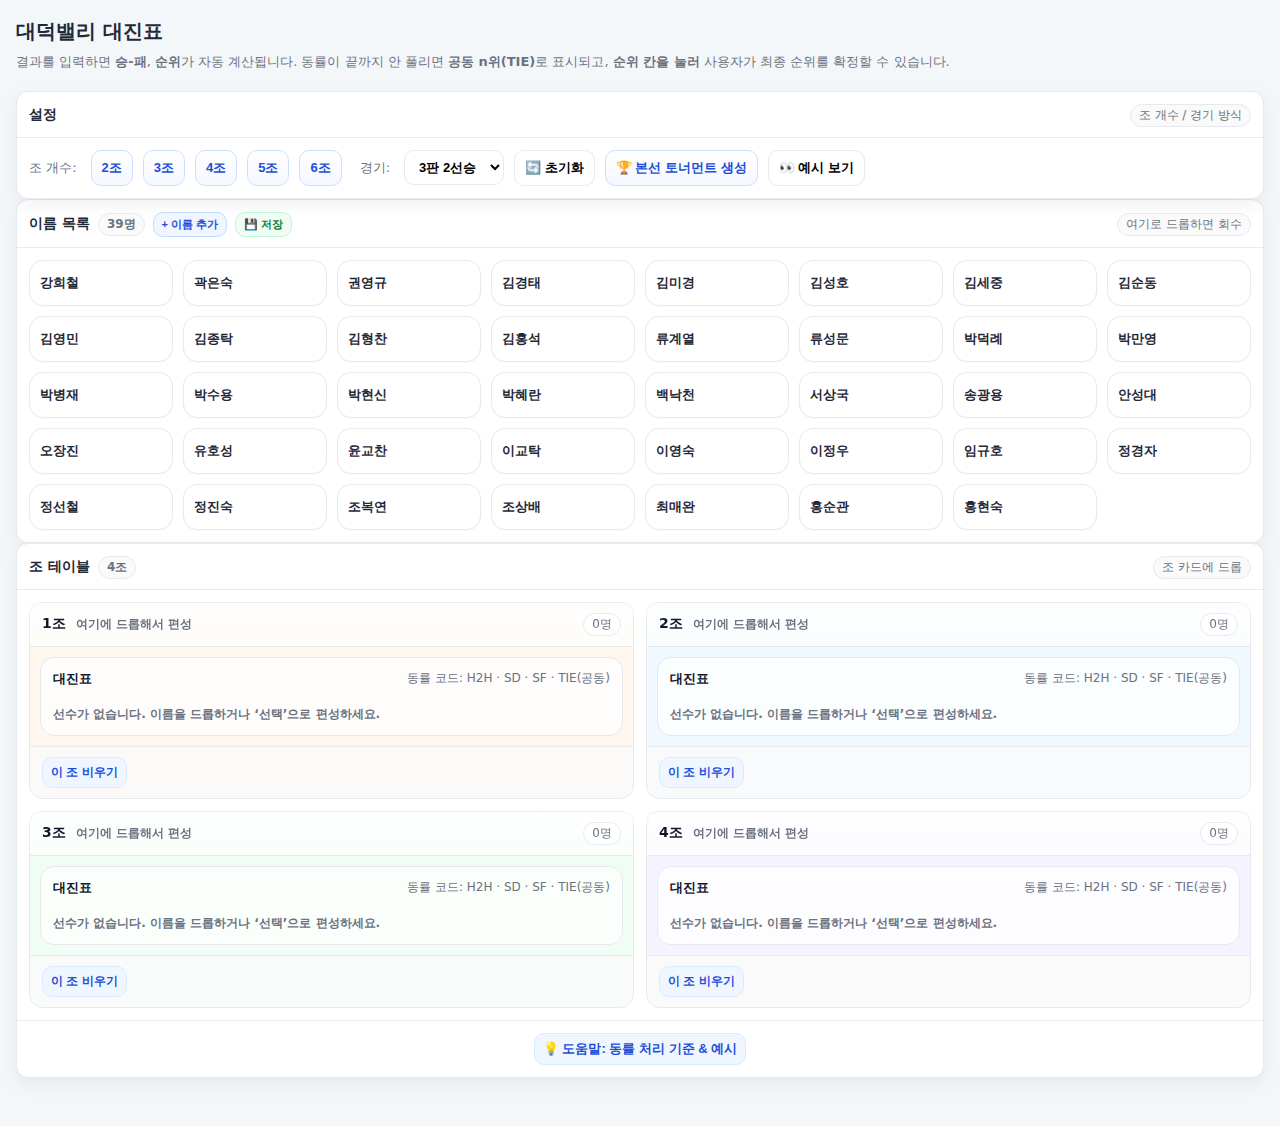
<file: index_old.html>
<!doctype html>
<html lang="ko">

<head>
    <meta charset="utf-8" />
    <meta name="viewport" content="width=device-width,initial-scale=1" />
    <title>대덕밸리 대진표</title>
    <style>
        :root {
            --bg: #f4f7f9;
            --card: #ffffff;
            --border: #e6e9ee;
            --text: #1f2937;
            --muted: #6b7280;
            --danger: #ef4444;
            --shadow: 0 6px 18px rgba(0, 0, 0, 0.06);
            --radius: 12px;
        }

        * {
            box-sizing: border-box
        }

        body {
            margin: 0;
            font-family: system-ui, -apple-system, Segoe UI, Roboto, Arial, "Apple SD Gothic Neo", "Noto Sans KR", sans-serif;
            background: var(--bg);
            color: var(--text);
        }

        header {
            padding: 18px 16px 8px;
            max-width: 1400px;
            margin: 0 auto;
        }

        header h1 {
            margin: 0 0 8px;
            font-size: 20px;
            font-weight: 800;
        }

        header p {
            margin: 0;
            color: var(--muted);
            font-size: 13px;
            line-height: 1.35;
        }

        .wrap {
            max-width: 1400px;
            margin: 12px auto 24px;
            padding: 0 16px 24px;
        }

        .right-col {
            display: flex;
            flex-direction: column;
            gap: 14px;
        }

        .card {
            background: var(--card);
            border: 1px solid var(--border);
            border-radius: var(--radius);
            box-shadow: var(--shadow);
            overflow: hidden;
        }

        .card-hd {
            padding: 12px 12px 10px;
            border-bottom: 1px solid var(--border);
            display: flex;
            align-items: center;
            justify-content: space-between;
            gap: 10px;
        }

        .card-hd .title {
            font-weight: 800;
            font-size: 14px;
            display: flex;
            align-items: center;
            gap: 8px;
        }

        .pill {
            font-size: 12px;
            padding: 2px 8px;
            border-radius: 999px;
            border: 1px solid var(--border);
            color: var(--muted);
            background: #fafafa;
            white-space: nowrap;
        }

        .controls {
            display: flex;
            flex-wrap: wrap;
            gap: 10px;
            padding: 12px;
            align-items: center;
        }

        .controls .label {
            font-size: 13px;
            color: var(--muted);
            margin-right: 4px;
        }

        .btn {
            cursor: pointer;
            border: 1px solid var(--border);
            background: #fff;
            border-radius: 10px;
            padding: 8px 10px;
            font-size: 13px;
            font-weight: 700;
            transition: transform .05s ease, border-color .15s ease, box-shadow .15s ease;
            user-select: none;
        }

        .btn:hover {
            border-color: #cfd6e3;
            box-shadow: 0 4px 12px rgba(0, 0, 0, 0.05);
        }

        .btn:active {
            transform: translateY(1px);
        }

        .btn.primary {
            border-color: #cfe0ff;
            background: linear-gradient(180deg, #ffffff, #f3f7ff);
            color: #1d4ed8;
        }

        .btn.danger {
            border-color: #ffd3d3;
            background: linear-gradient(180deg, #fff, #fff5f5);
            color: #b91c1c;
        }

        .select {
            border: 1px solid var(--border);
            border-radius: 10px;
            padding: 8px 10px;
            font-size: 13px;
            font-weight: 700;
            background: #fff;
            cursor: pointer;
        }

        /* drop highlight */
        .droptarget {
            border: 2px dashed transparent;
            border-radius: 12px;
            transition: border-color .15s ease, background .15s ease;
        }

        .droptarget.dragover {
            border-color: #0ea5e9;
            background: rgba(14, 165, 233, 0.06);
        }

        /* name list */
        .list {
            padding: 10px;
            display: grid;
            grid-template-columns: repeat(auto-fill, minmax(140px, 1fr));
            gap: 10px;
            min-height: 110px;
        }

        /* teams */
        .teams {
            padding: 12px;
            display: grid;
            grid-template-columns: repeat(2, minmax(0, 1fr));
            gap: 12px;
        }

        @media (max-width: 1100px) {
            .teams {
                grid-template-columns: 1fr;
            }
        }

        .team {
            border: 1px solid var(--border);
            border-radius: 14px;
            overflow: hidden;
            background: var(--teamBg, #fff);
        }

        .team .hd {
            padding: 10px 12px;
            border-bottom: 1px solid var(--border);
            display: flex;
            align-items: center;
            justify-content: space-between;
            gap: 10px;
            background: linear-gradient(180deg, rgba(255, 255, 255, 0.9), rgba(255, 255, 255, 0.65));
            backdrop-filter: blur(2px);
        }

        .team .hd .tname {
            font-weight: 900;
            font-size: 14px;
            color: #0f172a;
            display: flex;
            gap: 10px;
            align-items: center;
        }

        .team .hd .hint {
            font-size: 12px;
            color: var(--muted);
            font-weight: 700;
        }

        .team .hd .count {
            font-size: 12px;
            color: var(--muted);
            border: 1px solid var(--border);
            padding: 2px 8px;
            border-radius: 999px;
            background: #fff;
            white-space: nowrap;
        }

        .team .body {
            padding: 10px;
        }

        .team .footer {
            padding: 10px 12px;
            border-top: 1px solid var(--border);
            display: flex;
            justify-content: space-between;
            align-items: center;
            gap: 8px;
            background: rgba(250, 250, 250, 0.85);
        }

        .small {
            font-size: 12px;
            color: var(--muted);
        }

        .linkbtn {
            font-size: 12px;
            font-weight: 800;
            color: #1d4ed8;
            border: 1px solid #dbeafe;
            background: #eff6ff;
            padding: 6px 8px;
            border-radius: 10px;
            cursor: pointer;
        }

        /* chips (이름 + 오른쪽 '선택') */
        .name-chip {
            border: 1px solid var(--border);
            border-radius: 14px;
            background: #fff;
            cursor: pointer;
            user-select: none;
            display: flex;
            align-items: center;
            justify-content: space-between;
            gap: 8px;
            min-height: 46px;
            padding: 8px 10px;
            font-size: 13px;
            font-weight: 800;
            box-shadow: 0 1px 0 rgba(0, 0, 0, 0.02);
            transition: transform .12s ease, box-shadow .12s ease, border-color .12s ease, opacity .12s ease;
            overflow: hidden;
        }

        .name-chip:hover {
            transform: scale(1.04);
            box-shadow: 0 8px 18px rgba(0, 0, 0, 0.08);
            border-color: #cfd6e3;
        }

        .name-chip:active {
            cursor: grabbing;
        }

        .dragging {
            opacity: 0.55;
        }

        .name-chip .nm {
            flex: 1;
            overflow: hidden;
            text-overflow: ellipsis;
            white-space: nowrap;
            text-align: left;
            font-weight: 900;
        }



        /* ✅ fixed 포탈(가려짐 방지) */
        .portal {
            position: fixed;
            inset: 0;
            z-index: 99999;
            display: none;
        }

        .portal.open {
            display: block;
        }

        .portal .backdrop {
            position: absolute;
            inset: 0;
            background: rgba(0, 0, 0, 0.0);
        }

        .pop {
            position: absolute;
            background: #ffffff;
            border: 1px solid var(--border);
            border-radius: 12px;
            box-shadow: 0 14px 30px rgba(0, 0, 0, 0.18);
            padding: 10px;
            min-width: 240px;
            max-width: calc(100vw - 16px);
            max-height: calc(100vh - 16px);
            overflow: auto;
            -webkit-overflow-scrolling: touch;
            transform: translateZ(0);
        }

        .pop .row {
            display: flex;
            align-items: center;
            justify-content: space-between;
            gap: 8px;
            margin-bottom: 10px;
        }

        .pop .ttl {
            font-size: 12px;
            font-weight: 900;
            color: #0f172a;
        }

        .pop .close {
            cursor: pointer;
            border: 1px solid var(--border);
            background: #fff;
            border-radius: 10px;
            padding: 4px 8px;
            font-size: 12px;
            font-weight: 900;
            color: var(--muted);
        }

        .pop .grid {
            display: grid;
            grid-template-columns: repeat(3, minmax(0, 1fr));
            gap: 8px;
        }

        .pop .gbtn {
            cursor: pointer;
            border: 1px solid var(--border);
            background: linear-gradient(180deg, #fff, #fbfbff);
            border-radius: 10px;
            padding: 10px 0;
            font-size: 12px;
            font-weight: 900;
            color: #1d4ed8;
            transition: transform .05s ease, box-shadow .15s ease, border-color .15s ease, opacity .15s ease;
            user-select: none;
        }

        .pop .gbtn:hover {
            border-color: #cfe0ff;
            box-shadow: 0 6px 14px rgba(0, 0, 0, 0.08);
        }

        .pop .gbtn:active {
            transform: translateY(1px);
        }

        .pop .gbtn:disabled {
            opacity: .45;
            cursor: not-allowed;
            box-shadow: none;
        }

        .pop .wide {
            grid-column: 1 / -1;
            color: #0f172a;
            background: linear-gradient(180deg, #fff, #f8fafc);
        }

        @media (max-width: 520px) {
            .pop {
                min-width: 0;
            }

            .pop .grid {
                grid-template-columns: repeat(4, minmax(0, 1fr));
            }

            .pop .wide {
                grid-column: 1 / -1;
            }
        }

        /* Round-robin */
        .rr-wrap {
            background: rgba(255, 255, 255, 0.75);
            border: 1px solid var(--border);
            border-radius: 14px;
            padding: 10px;
        }

        .rr-title {
            display: flex;
            align-items: center;
            justify-content: space-between;
            gap: 10px;
            padding: 2px 2px 8px;
        }

        .rr-title .ttl {
            font-weight: 900;
            font-size: 13px;
            color: #0f172a;
        }

        .rr-title .sub {
            font-size: 12px;
            color: var(--muted);
        }

        .table-scroll {
            overflow: auto;
            border: 1px solid var(--border);
            border-radius: 12px;
            background: #fff;
        }

        table.rr {
            border-collapse: collapse;
            width: 100%;
            table-layout: fixed;
            font-size: 12px;
        }

        .rr th,
        .rr td {
            border: 1px solid var(--border);
            padding: 4px 6px;
            text-align: center;
            white-space: nowrap;
            overflow: hidden;
            text-overflow: ellipsis;
            width: calc(100% / var(--cols));
            min-width: 80px;
        }

        .rr th.sticky {
            position: sticky;
            top: 0;
            background: #f8fafc;
            z-index: 2;
            font-weight: 900;
        }

        .rr th.leftsticky {
            position: sticky;
            left: 0;
            background: #f8fafc;
            z-index: 1;
            text-align: left;
            font-weight: 900;
        }

        .rr th.corner {
            position: sticky;
            left: 0;
            top: 0;
            z-index: 3;
            background: #f1f5f9;
            text-align: left;
        }

        .rr td.diag {
            background: #f1f5f9;
            color: var(--muted);
            font-weight: 900;
        }

        .rr select.score {
            width: 100%;
            border: 1px solid var(--border);
            border-radius: 10px;
            padding: 4px 6px;
            background: #fff;
            font-weight: 800;
            cursor: pointer;
        }

        .rr td.wl {
            background: #fbfbfc;
            font-weight: 900;
        }

        .rr td.rank {
            background: #fbfbfc;
            font-weight: 900;
        }

        .rank .crown {
            margin-right: 4px;
        }

        .rank .code {
            margin-left: 6px;
            font-size: 11px;
            color: var(--muted);
            font-weight: 900;
            border: 1px solid var(--border);
            background: #fff;
            padding: 1px 6px;
            border-radius: 999px;
        }

        /* ✅ 동률 rank 클릭 가능 표시 */
        .rank.clickable {
            cursor: pointer;
            outline: 2px dashed transparent;
            transition: outline-color .15s ease, background .15s ease;
        }

        .rank.clickable:hover {
            outline-color: #0ea5e9;
            background: rgba(14, 165, 233, 0.06);
        }

        .rank .manual {
            margin-left: 6px;
            font-size: 11px;
            color: #1d4ed8;
            font-weight: 900;
            border: 1px solid #dbeafe;
            background: #eff6ff;
            padding: 1px 6px;
            border-radius: 999px;
        }

        /* =========================================
           Tournament Section Styles
           ========================================= */
        #tournament-area {
            margin-top: 40px;
            width: 100%;
            border-top: 2px dashed #e5e7eb;
            padding-top: 40px;
            display: flex;
            flex-direction: column;
            align-items: center;
        }

        .tm-controls {
            display: flex;
            gap: 12px;
            margin-bottom: 20px;
            align-items: center;
        }

        .tm-panel-row {
            display: flex;
            gap: 24px;
            align-items: flex-start;
            justify-content: center;
            flex-wrap: wrap;
            width: 100%;
        }

        .tm-panel {
            display: flex;
            flex-direction: column;
            gap: 10px;
            align-items: center;
            width: 100%;
            max-width: 800px;
        }

        .tm-title {
            font-weight: 1000;
            color: #111827;
            font-size: 18px;
        }

        .tm-wrap {
            position: relative;
            width: min(800px, 98vw);
            height: 600px;
            background: #fff;
            border: 1px solid #eee;
            box-shadow: 0 4px 15px rgba(0, 0, 0, 0.05);
            border-radius: 12px;
            overflow: hidden;
            display: block;
        }

        @media (max-width: 520px) {
            .tm-wrap {
                height: 540px;
            }
        }

        /* Bracket Nodes */
        .tm-player {
            position: absolute !important;
            width: 120px;
            height: 48px;
            border: 1px solid #3498db;
            background: #fff;
            display: flex;
            flex-direction: column;
            align-items: center;
            justify-content: center;
            font-size: 13px;
            font-weight: 800;
            cursor: pointer;
            border-radius: 6px;
            transition: all .15s;
            z-index: 10;
            user-select: none;
            padding: 2px 4px;
            box-sizing: border-box;
            text-align: center;
            line-height: 1.2;
        }

        .tm-player small {
            font-size: 10px;
            font-weight: 400;
            color: #64748b;
            margin-top: 2px;
            display: block;
        }

        .tm-player:hover {
            background: #3498db;
            color: white;
            border-color: #2563eb;
        }

        .tm-player:hover small {
            color: #e0f2fe;
        }

        .tm-player.empty {
            border: 1px dashed #cbd5e1;
            color: #94a3b8;
            cursor: default;
            background: #fff;
        }

        .tm-player.bye {
            border: 1px dashed #e5e7eb;
            color: #cbd5e1;
            cursor: default;
            background: #fdfdfd;
        }

        .tm-winner-box {
            border: 2px solid #e74c3c;
            color: #e74c3c;
            width: 140px;
            height: 54px;
            font-size: 14px;
        }

        /* SVG Lines */
        .tm-lines {
            position: absolute;
            inset: 0;
            pointer-events: none;
            z-index: 1;
            width: 100%;
            height: 100%;
        }

        .tm-lines path {
            transition: stroke 0.25s, stroke-width 0.25s, opacity 0.25s, stroke-dasharray 0.25s;
            stroke: #cbd5e0;
            stroke-width: 2;
            fill: none;
            stroke-linecap: round;
            stroke-linejoin: round;
            opacity: 1;
        }

        .tm-lines path.win {
            stroke: #e74c3c !important;
            stroke-width: 4 !important;
            stroke-dasharray: none !important;
            opacity: 1;
        }

        .tm-lines path.lose {
            stroke: #94a3b8 !important;
            stroke-width: 2 !important;
            stroke-dasharray: 6 6 !important;
            opacity: 0.9;
        }

        .tm-champ-label {
            position: absolute !important;
            text-align: center;
            z-index: 10;
            width: 140px;
        }

        .tm-champ-label .label {
            font-weight: 900;
            margin-bottom: 6px;
            font-size: 14px;
            color: #e74c3c;
        }

        /* Dashboard Styles */
        .tm-dashboard {
            width: 100%;
            max-width: 900px;
            background: #fff;
            border: 1px solid #e5e7eb;
            border-radius: 12px;
            padding: 20px;
            margin-bottom: 30px;
            box-shadow: 0 4px 6px -1px rgba(0, 0, 0, 0.1);
        }

        .tm-dash-header {
            display: flex;
            align-items: center;
            gap: 12px;
            margin-bottom: 16px;
            flex-wrap: wrap;
        }

        .tm-dash-header h3 {
            margin: 0;
            font-size: 16px;
            font-weight: 800;
            color: #1f2937;
        }

        .tm-pill {
            background-color: #eef2ff;
            color: #4f46e5;
            padding: 4px 10px;
            border-radius: 9999px;
            font-size: 12px;
            font-weight: 700;
        }

        .tm-muted {
            color: #6b7280;
            font-size: 13px;
        }

        .tm-cards {
            display: grid;
            grid-template-columns: repeat(auto-fit, minmax(180px, 1fr));
            gap: 12px;
            margin-bottom: 16px;
        }

        .tm-card {
            background: #f9fafb;
            border: 1px solid #f3f4f6;
            border-radius: 8px;
            padding: 12px;
        }

        .tm-card .row {
            display: flex;
            justify-content: space-between;
            align-items: center;
            margin-bottom: 4px;
        }

        .tm-card .label {
            font-weight: 800;
            font-size: 14px;
            color: #374151;
        }

        .tm-card .val {
            font-weight: 900;
            font-size: 16px;
            color: #111827;
        }

        .tm-card .desc {
            font-size: 12px;
            color: #6b7280;
            line-height: 1.4;
        }

        .tm-dash-footer {
            border-top: 1px solid #f3f4f6;
            padding-top: 12px;
            text-align: center;
            font-size: 14px;
            font-weight: 600;
            color: #4b5563;
        }
    </style>
</head>

<body>
    <header>
        <h1>대덕밸리 대진표</h1>
        <p>
            결과를 입력하면 <b>승-패</b>, <b>순위</b>가 자동 계산됩니다.
            동률이 끝까지 안 풀리면 <b>공동 n위(TIE)</b>로 표시되고, <b>순위 칸을 눌러</b> 사용자가 최종 순위를 확정할 수 있습니다.
        </p>
    </header>

    <div class="wrap">
        <div class="right-col">

            <section class="card">
                <div class="card-hd">
                    <div class="title">설정</div>
                    <span class="pill">조 개수 / 경기 방식</span>
                </div>
                <div class="controls">
                    <span class="label">조 개수:</span>
                    <button class="btn primary" data-g="2">2조</button>
                    <button class="btn primary" data-g="3">3조</button>
                    <button class="btn primary" data-g="4">4조</button>
                    <button class="btn primary" data-g="5">5조</button>
                    <button class="btn primary" data-g="6">6조</button>

                    <span class="label" style="margin-left:8px;">경기:</span>
                    <select class="select" id="matchFormat">
                        <option value="bo3">3판 2선승</option>
                        <option value="bo5">5판 3선승</option>
                    </select>

                    <button type="button" class="btn" onclick="openReset()">🔄 초기화</button>
                    <button type="button" class="btn primary" id="btn-gen-tournament">🏆 본선 토너먼트 생성</button>
                    <button type="button" class="btn" id="btn-show-sample">👀 예시 보기</button>
                </div>
        </div>
        </section>

        <section class="card">
            <div class="card-hd">
                <div class="title" style="display:flex; align-items:center; gap:8px;">
                    이름 목록 <span class="pill" id="poolCount">0명</span>
                    <button type="button" class="btn"
                        style="padding:4px 8px; font-size:11px; background:#eff6ff; color:#1d4ed8; border-color:#bfdbfe;"
                        onclick="addPlayer()">+ 이름 추가</button>
                    <button type="button" class="btn"
                        style="padding:4px 8px; font-size:11px; background:#f0fdf4; color:#15803d; border-color:#bbf7d0;"
                        onclick="downloadNamesJSON()" title="현재 명단을 names.json으로 다운로드">💾 저장</button>
                </div>
                <span class="pill">여기로 드롭하면 회수</span>
            </div>
            <div class="list droptarget" id="pool"></div>
        </section>

        <section class="card">
            <div class="card-hd">
                <div class="title">조 테이블 <span class="pill" id="teamInfo">0조</span></div>
                <span class="pill">조 카드에 드롭</span>
            </div>
            <div class="teams" id="teams"></div>
            <div style="padding:12px; text-align:center; border-top:1px solid var(--border);">
                <button class="linkbtn" id="openHelpBtn" style="font-size:13px;">💡 도움말: 동률 처리 기준 & 예시</button>
            </div>
        </section>

    </div>
    </div>

    <!-- ✅ 조 선택 포탈 -->
    <div class="portal" id="assignPortal" aria-hidden="true">
        <div class="backdrop" id="assignBackdrop"></div>
        <div class="pop" id="assignPop" role="dialog" aria-modal="true">
            <div class="row">
                <div class="ttl" id="assignTitle">조 선택</div>
                <button class="close" type="button" id="assignClose">닫기</button>
            </div>
            <div class="grid" id="assignGrid"></div>
        </div>
    </div>

    <!-- ✅ 순위 확정 포탈 -->
    <div class="portal" id="rankPortal" aria-hidden="true">
        <div class="backdrop" id="rankBackdrop"></div>
        <div class="pop" id="rankPop" role="dialog" aria-modal="true">
            <div class="row">
                <div class="ttl" id="rankTitle">순위 확정</div>
                <button class="close" type="button" id="rankClose">닫기</button>
            </div>
            <div class="grid" id="rankGrid"></div>
        </div>
    </div>

    <!-- ✅ 도움말 포탈 -->
    <div class="portal" id="helpPortal" aria-hidden="true">
        <div class="backdrop" id="helpBackdrop"></div>
        <div class="pop" id="helpPop" role="dialog" aria-modal="true" style="max-width:400px;">
            <div class="row">
                <div class="ttl">동률 처리 기준 & 예시</div>
                <button class="close" type="button" id="helpClose">닫기</button>
            </div>
            <div style="padding:10px 14px; font-size:13px; line-height:1.6; color:#333;">
                <h3 style="margin:0 0 8px; font-size:14px; font-weight:800; color:#111;">1. 동률 처리 기준 (순위 산정 우선순위)</h3>
                <p style="margin:0 0 8px; color:#555;">리그전(조별 경기)에서 참가자의 순위는 아래 기준을 <b>위에서부터 순차적으로 적용</b>하여 결정한다.</p>
                <ol style="margin:0 0 20px; padding-left:20px; color:#4b5563;">
                    <li style="margin-bottom:4px;"><b>승점 (Wins)</b><br />승리 횟수가 많은 참가자를 상위 순위로 한다.</li>
                    <li style="margin-bottom:4px;"><b>승자승 (Head-to-Head)</b><br />동률자가 <b>2명일 경우에만 적용</b>하며, 두 참가자 간
                        맞대결에서 승리한 참가자를 상위 순위로 한다.</li>
                    <li style="margin-bottom:4px;"><b>세트 득실 (Set Difference, SD)</b><br />모든 경기에서의 <b>총 세트 득수에서 총 세트 실수를
                            뺀 값</b>이 큰 참가자를 상위 순위로 한다.</li>
                    <li style="margin-bottom:4px;"><b>세트 다득 (Set For, SF)</b><br />세트 득실이 같은 경우, <b>총 세트 득수가 많은 참가자</b>를
                        상위 순위로 한다.</li>
                    <li><b>공동 순위 (Tie)</b><br />위 모든 기준이 동일할 경우, 해당 참가자들은 <b>공동 순위</b>로 처리한다.<br />(필요 시 주최 측이 별도의 결정 방식
                        또는 추가 경기로 순위를 확정할 수 있다.)</li>
                </ol>

                <h3 style="margin:0 0 8px; font-size:14px; font-weight:800; color:#111;">2. 동률 처리 예시</h3>
                <div
                    style="background:#f8fafc; border:1px solid #e2e8f0; border-radius:8px; padding:12px; color:#4b5563; margin-bottom:20px;">
                    <h4 style="margin:0 0 6px; font-size:13px; font-weight:800;">예시 상황</h4>
                    <p style="margin:0 0 10px;">A, B, C 세 명의 참가자가 각각 <b>1승 1패</b>로 동률인 경우</p>

                    <h4 style="margin:0 0 6px; font-size:13px; font-weight:800;">경기 결과</h4>
                    <ul style="margin:0 0 10px; padding-left:20px;">
                        <li>A vs B : A 승 (2–0)</li>
                        <li>B vs C : B 승 (2–1)</li>
                        <li>C vs A : C 승 (2–1)</li>
                    </ul>

                    <h4 style="margin:0 0 6px; font-size:13px; font-weight:800;">판단 과정</h4>
                    <ol style="margin:0 0 10px; padding-left:20px;">
                        <li><b>승점</b>: 세 참가자 모두 1승 1패 → 동률</li>
                        <li><b>승자승</b>: 세 명이 서로 순환 승리를 기록하여 적용 불가<br />(A는 B에게 승리, B는 C에게 승리, C는 A에게 승리)</li>
                        <li><b>세트 득실 (SD) 비교</b>
                            <table
                                style="width:100%; margin-top:6px; border-collapse:collapse; font-size:12px; background:#fff;">
                                <tr style="background:#f1f5f9; border-bottom:1px solid #e2e8f0;">
                                    <th style="padding:4px; border:1px solid #e2e8f0;">참가자</th>
                                    <th style="padding:4px; border:1px solid #e2e8f0;">세트 득</th>
                                    <th style="padding:4px; border:1px solid #e2e8f0;">세트 실</th>
                                    <th style="padding:4px; border:1px solid #e2e8f0;">세트 득실</th>
                                </tr>
                                <tr>
                                    <td style="padding:4px; border:1px solid #e2e8f0; text-align:center;">A</td>
                                    <td style="padding:4px; border:1px solid #e2e8f0; text-align:center;">3</td>
                                    <td style="padding:4px; border:1px solid #e2e8f0; text-align:center;">2</td>
                                    <td
                                        style="padding:4px; border:1px solid #e2e8f0; text-align:center; font-weight:bold; color:#1d4ed8;">
                                        +1</td>
                                </tr>
                                <tr>
                                    <td style="padding:4px; border:1px solid #e2e8f0; text-align:center;">B</td>
                                    <td style="padding:4px; border:1px solid #e2e8f0; text-align:center;">2</td>
                                    <td style="padding:4px; border:1px solid #e2e8f0; text-align:center;">3</td>
                                    <td
                                        style="padding:4px; border:1px solid #e2e8f0; text-align:center; font-weight:bold; color:#ef4444;">
                                        -1</td>
                                </tr>
                                <tr>
                                    <td style="padding:4px; border:1px solid #e2e8f0; text-align:center;">C</td>
                                    <td style="padding:4px; border:1px solid #e2e8f0; text-align:center;">3</td>
                                    <td style="padding:4px; border:1px solid #e2e8f0; text-align:center;">3</td>
                                    <td
                                        style="padding:4px; border:1px solid #e2e8f0; text-align:center; font-weight:bold;">
                                        0</td>
                                </tr>
                            </table>
                        </li>
                    </ol>

                    <h4 style="margin:0 0 6px; font-size:13px; font-weight:800;">최종 순위</h4>
                    <ul style="margin:0; padding-left:20px;">
                        <li><b>1위</b> : A (세트 득실 +1)</li>
                        <li><b>2위</b> : C (세트 득실 0)</li>
                        <li><b>3위</b> : B (세트 득실 -1)</li>
                    </ul>
                </div>

                <h3 style="margin:0 0 8px; font-size:14px; font-weight:800; color:#111;">3. 참고 사항</h3>
                <ul style="margin:0; padding-left:20px; color:#4b5563;">
                    <li style="margin-bottom:4px;"><b>3명 이상 동률일 경우</b>, 승자승 기준은 적용하지 않고 세트 득실부터 비교한다.</li>
                    <li style="margin-bottom:4px;">모든 세트 득실 및 세트 득수는 <b>해당 조의 모든 경기 결과를 합산</b>하여 계산한다.
                    </li>
                    <li>공동 순위가 발생할 경우, 순위 표에는 <b>“공동 ○위”</b>로 표시한다.</li>
                </ul>
            </div>
        </div>
    </div>

    <!-- TOURNAMENT SECTION -->
    <div id="tournament-area" style="display:none;">
        <div class="tm-controls">
            <h2 class="tm-title">🏆 본선 토너먼트</h2>
        </div>

        <div id="tm-dashboard" class="tm-dashboard" style="margin-bottom: 30px;">
            <!-- Dashboard content will be injected here -->
        </div>

        <div class="tm-panel-row">
            <div class="tm-panel">
                <div class="tm-title" id="tm-titleUpper">상위 토너먼트</div>
                <div id="tm-wrap-upper" class="tm-wrap">
                    <svg id="tm-lines-upper" class="tm-lines"></svg>
                </div>
            </div>

            <div class="tm-panel">
                <div class="tm-title" id="tm-titleLower">하위 토너먼트</div>
                <div id="tm-wrap-lower" class="tm-wrap">
                    <svg id="tm-lines-lower" class="tm-lines"></svg>
                </div>
            </div>
        </div>
    </div>

    <script>
        // ✅ Load Names: LocalStorage -> names.json (Async) -> Default Fallback
        const STORAGE_KEY = 'my_tournament_names_v1';

        // 1. Fallback Defaults (Network Error / File protocol)
        const DEFAULT_NAMES = [
            "박만영", "이정우", "김경태", "박병재", "안성대", "유호성", "조복연", "강희철",
            "곽은숙", "권영규", "김미경", "김성호", "김세중", "김순동", "김영민", "김형찬",
            "김홍석", "류계열", "류성문", "박덕례", "박수용", "박혜란", "백낙천", "서상국",
            "송광용", "김종탁", "오장진", "윤교찬", "이교탁", "이영숙", "임규호", "정경자", "정선철", "정진숙", "조상배", "최매완",
            "박현신", "홍순관", "홍현숙"
        ];

        // Initialize with Defaults first
        let INITIAL_NAMES = [...DEFAULT_NAMES];

        // 2. Try LocalStorage (User's custom list)
        let hasLocalStorage = false;
        try {
            const raw = localStorage.getItem(STORAGE_KEY);
            if (raw) {
                const stored = JSON.parse(raw);
                if (Array.isArray(stored) && stored.length > 0) {
                    INITIAL_NAMES = stored;
                    hasLocalStorage = true;
                }
            }
        } catch (e) {
            console.error("LS load failed", e);
        }

        INITIAL_NAMES.sort((a, b) => a.localeCompare(b, 'ko'));

        // 3. Try Fetching names.json (Async) - ONLY if LS is empty
        // If the user has already customized the list (LS exists), we do NOT overwrite it with the file.
        // This ensures 'Add Player' changes are respected.
        (async function loadNamesFromJson() {
            if (hasLocalStorage) return; // Skip if user has data

            try {
                const response = await fetch('names.json');
                if (!response.ok) throw new Error("JSON load failed");
                const jsonNames = await response.json();

                if (Array.isArray(jsonNames) && jsonNames.length > 0) {
                    INITIAL_NAMES = jsonNames;
                    INITIAL_NAMES.sort((a, b) => a.localeCompare(b, 'ko'));

                    // Since this is async, we need to refresh the pool UI if it was already rendered
                    renderPool();
                    console.log("Loaded names from names.json");
                }
            } catch (err) {
                console.warn("names.json fetch failed (likely local file protocol). Using defaults.", err);
            }
        })();

        function saveNames() {
            try {
                localStorage.setItem(STORAGE_KEY, JSON.stringify(INITIAL_NAMES));
            } catch (e) { console.error("Save failed", e); }
        }

        function addPlayer() {
            const name = prompt("추가할 선수 이름을 입력하세요:");
            if (!name || !name.trim()) return;
            const cleanName = name.trim();

            if (INITIAL_NAMES.includes(cleanName)) {
                alert("이미 존재하는 이름입니다!");
                return;
            }

            INITIAL_NAMES.push(cleanName);
            INITIAL_NAMES.sort((a, b) => a.localeCompare(b, 'ko'));
            saveNames();

            // Register to state if not exists
            if (!state.has(cleanName)) {
                state.set(cleanName, { where: "pool" });
            }

            renderPool();
            alert(`'${cleanName}' 선수가 추가되었습니다.`);
        }

        function downloadNamesJSON() {
            const dataStr = JSON.stringify(INITIAL_NAMES, null, 2); // Pretty print
            const blob = new Blob([dataStr], { type: "application/json" });
            const url = URL.createObjectURL(blob);

            const a = document.createElement("a");
            a.href = url;
            a.download = "names.json";
            document.body.appendChild(a);
            a.click();
            document.body.removeChild(a);
            URL.revokeObjectURL(url);
        }

        const TEAM_COLORS = ["#fff7ed", "#f0f9ff", "#f0fdf4", "#f5f3ff", "#fdf2f8", "#fefce8"];
        const SCORE_OPTIONS = {
            bo3: ["", "2-0", "2-1", "1-2", "0-2"],
            bo5: ["", "3-0", "3-1", "3-2", "2-3", "1-3", "0-3"]
        };

        const state = new Map();               // name -> {where:"pool"} or {where:"team", teamId}
        state.groupsCount = 0;

        const resultsByTeam = new Map();       // teamId -> Map("A|||B" -> {score:"x-y" in key-order})

        // ✅ 사용자가 확정한 순위: teamId -> Map(name -> finalRankNumber)
        const manualRankByTeam = new Map();
        function ensureManual(teamId) {
            if (!manualRankByTeam.has(teamId)) manualRankByTeam.set(teamId, new Map());
            return manualRankByTeam.get(teamId);
        }

        const poolEl = document.getElementById("pool");
        const teamsEl = document.getElementById("teams");
        const poolCountEl = document.getElementById("poolCount");
        const teamInfoEl = document.getElementById("teamInfo");
        const matchFormatEl = document.getElementById("matchFormat");
        // const resetBtn = document.getElementById("resetBtn"); 
        // ID removed in HTML, so we mock it to prevent crash if listener exists
        const resetBtn = { addEventListener: () => { } };

        function openReset() {
            if (!confirm("모든 데이터를 초기화하시겠습니까? (이전 배정/점수 삭제됨)")) return;
            initState();
            renderPool();
            createTeams(4); // Default 4 groups

            // clear tournament area if open
            const area = document.getElementById("tournament-area");
            if (area) area.style.display = "none";
        }

        function setText(el, txt) { el.textContent = txt; }

        /* ========= 공통: fixed 포탈 위치 잡기 ========= */
        function placePop(popEl, anchorEl) {
            const pad = 8;
            const gap = 8;
            const r = anchorEl.getBoundingClientRect();

            popEl.style.left = "0px";
            popEl.style.top = "0px";
            popEl.style.visibility = "hidden";

            const pw = popEl.offsetWidth;
            const ph = popEl.offsetHeight;

            let left = r.right - pw;
            let top = r.bottom + gap;

            left = Math.max(pad, Math.min(left, window.innerWidth - pw - pad));

            const spaceBelow = window.innerHeight - r.bottom;
            const spaceAbove = r.top;
            if (spaceBelow < ph + gap && spaceAbove > ph + gap) {
                top = r.top - ph - gap;
            }
            top = Math.max(pad, Math.min(top, window.innerHeight - ph - pad));

            popEl.style.left = `${Math.round(left)}px`;
            popEl.style.top = `${Math.round(top)}px`;
            popEl.style.visibility = "visible";
        }

        /* ========= 조 선택 포탈 ========= */
        const assignPortal = document.getElementById("assignPortal");
        const assignBackdrop = document.getElementById("assignBackdrop");
        const assignPop = document.getElementById("assignPop");
        const assignGrid = document.getElementById("assignGrid");
        const assignClose = document.getElementById("assignClose");
        const assignTitle = document.getElementById("assignTitle");
        let currentAssignName = null;
        let currentAssignAnchor = null;

        function isAssignOpen() { return assignPortal.classList.contains("open"); }
        function closeAssign() {
            assignPortal.classList.remove("open");
            assignPortal.setAttribute("aria-hidden", "true");
            currentAssignName = null;
            currentAssignAnchor = null;
        }
        function openAssign(anchorEl, name) {
            if (!state.groupsCount || state.groupsCount < 1) return;
            currentAssignName = name;
            currentAssignAnchor = anchorEl;

            assignTitle.textContent = `조 선택 · ${name}`;
            assignGrid.innerHTML = "";

            for (let i = 1; i <= state.groupsCount; i++) {
                const b = document.createElement("button");
                b.type = "button";
                b.className = "gbtn";
                b.textContent = `${i}조`;
                b.addEventListener("click", (e) => {
                    e.stopPropagation();
                    moveToTeam(name, `team-${i}`);
                    closeAssign();
                });
                assignGrid.appendChild(b);
            }
            const poolBtn = document.createElement("button");
            poolBtn.type = "button";
            poolBtn.className = "gbtn wide";
            poolBtn.textContent = "풀로 이동";
            poolBtn.addEventListener("click", (e) => {
                e.stopPropagation();
                moveToPool(name);
                closeAssign();
            });
            assignGrid.appendChild(poolBtn);

            assignPortal.classList.add("open");
            assignPortal.setAttribute("aria-hidden", "false");
            requestAnimationFrame(() => placePop(assignPop, anchorEl));
        }

        assignClose.addEventListener("click", (e) => { e.stopPropagation(); closeAssign(); });
        assignBackdrop.addEventListener("click", () => closeAssign());

        /* ========= 순위 확정 포탈 ========= */
        const rankPortal = document.getElementById("rankPortal");
        const rankBackdrop = document.getElementById("rankBackdrop");
        const rankPop = document.getElementById("rankPop");
        const rankGrid = document.getElementById("rankGrid");
        const rankClose = document.getElementById("rankClose");
        const rankTitle = document.getElementById("rankTitle");

        let currentRankCtx = null; // {teamId, name, tieMembers, baseRank, anchorEl}

        function isRankOpen() { return rankPortal.classList.contains("open"); }
        function closeRank() {
            rankPortal.classList.remove("open");
            rankPortal.setAttribute("aria-hidden", "true");
            currentRankCtx = null;
        }

        function openRankPortal(ctx) {
            // ctx: {teamId, name, tieMembers, baseRank, anchorEl}
            currentRankCtx = ctx;
            const { teamId, name, tieMembers, baseRank, anchorEl } = ctx;

            const manual = ensureManual(teamId);

            rankTitle.textContent = `순위 확정 · ${name} (동률 ${tieMembers.length}명)`;
            rankGrid.innerHTML = "";

            const usedRanks = new Map(); // rank -> ownerName
            for (const [nm, rk] of manual.entries()) {
                if (tieMembers.includes(nm)) usedRanks.set(rk, nm);
            }

            // 가능한 순위 버튼: baseRank ... baseRank+len-1
            for (let r = baseRank; r < baseRank + tieMembers.length; r++) {
                const b = document.createElement("button");
                b.type = "button";
                b.className = "gbtn";
                b.textContent = `${r}위`;

                const owner = usedRanks.get(r);
                const alreadyMine = (manual.get(name) === r);
                if (owner && !alreadyMine) {
                    b.disabled = true;
                    b.title = `${owner}님이 이미 ${r}위로 확정`;
                }

                b.addEventListener("click", (e) => {
                    e.stopPropagation();

                    // 같은 동률 그룹 내에서 중복 방지: 누가 그 rank를 쓰고 있으면 제거
                    for (const [nm, rk] of manual.entries()) {
                        if (nm !== name && rk === r && tieMembers.includes(nm)) {
                            manual.delete(nm);
                        }
                    }
                    manual.set(name, r);
                    renderAllTeams();
                    closeRank();
                });

                rankGrid.appendChild(b);
            }

            // 확정 해제
            const clear = document.createElement("button");
            clear.type = "button";
            clear.className = "gbtn wide";
            clear.textContent = "확정 해제(자동으로 되돌리기)";
            clear.addEventListener("click", (e) => {
                e.stopPropagation();
                manual.delete(name);
                renderAllTeams();
                closeRank();
            });
            rankGrid.appendChild(clear);

            rankPortal.classList.add("open");
            rankPortal.setAttribute("aria-hidden", "false");
            requestAnimationFrame(() => placePop(rankPop, anchorEl));
        }

        rankClose.addEventListener("click", (e) => { e.stopPropagation(); closeRank(); });
        rankBackdrop.addEventListener("click", () => closeRank());

        /* ========= 도움말 포탈 ========= */
        const helpPortal = document.getElementById("helpPortal");
        const helpBackdrop = document.getElementById("helpBackdrop");
        const helpPop = document.getElementById("helpPop");
        const helpClose = document.getElementById("helpClose");
        const openHelpBtn = document.getElementById("openHelpBtn");

        function isHelpOpen() { return helpPortal.classList.contains("open"); }
        function closeHelp() {
            helpPortal.classList.remove("open");
            helpPortal.setAttribute("aria-hidden", "true");
        }
        function openHelp() {
            helpPortal.classList.add("open");
            helpPortal.setAttribute("aria-hidden", "false");
            const w = window.innerWidth;
            const h = window.innerHeight;
            const pw = helpPop.offsetWidth || 300;
            const ph = helpPop.offsetHeight || 400;
            helpPop.style.left = Math.max(0, (w - pw) / 2) + "px";
            helpPop.style.top = Math.max(0, (h - ph) / 2) + "px";
            helpPop.style.visibility = "visible";
        }

        helpClose.addEventListener("click", (e) => { e.stopPropagation(); closeHelp(); });
        helpBackdrop.addEventListener("click", () => closeHelp());
        openHelpBtn.addEventListener("click", () => openHelp());

        // ESC로 닫기
        document.addEventListener("keydown", (e) => {
            if (e.key === "Escape") {
                closeAssign();
                closeRank();
            }
        });

        // 리사이즈/스크롤 시 포탈 위치 보정
        window.addEventListener("resize", () => {
            if (isAssignOpen() && currentAssignAnchor) placePop(assignPop, currentAssignAnchor);
            if (isRankOpen() && currentRankCtx?.anchorEl) placePop(rankPop, currentRankCtx.anchorEl);
        }, { passive: true });
        window.addEventListener("scroll", () => {
            if (isAssignOpen() && currentAssignAnchor) placePop(assignPop, currentAssignAnchor);
            if (isRankOpen() && currentRankCtx?.anchorEl) placePop(rankPop, currentRankCtx.anchorEl);
        }, { passive: true, capture: true });

        /* ========= Drag & Drop ========= */
        function makeDropTarget(el, onDrop) {
            const onOver = (e) => {
                e.preventDefault();
                e.dataTransfer.dropEffect = "move";
                el.classList.add("dragover");
            };
            const onLeave = () => el.classList.remove("dragover");

            el.addEventListener("dragenter", onOver);
            el.addEventListener("dragover", onOver);
            el.addEventListener("dragleave", onLeave);

            el.addEventListener("drop", (e) => {
                e.preventDefault();
                el.classList.remove("dragover");
                const name = e.dataTransfer.getData("text/plain");
                if (!name) return;
                onDrop(name, e);
            });
        }

        function initState() {
            state.clear();
            for (const n of INITIAL_NAMES) state.set(n, { where: "pool" });
            resultsByTeam.clear();
            manualRankByTeam.clear();
            state.groupsCount = 0;
            closeAssign();
            closeRank();
        }

        function ensureTeamResults(teamId) {
            if (!resultsByTeam.has(teamId)) resultsByTeam.set(teamId, new Map());
            return resultsByTeam.get(teamId);
        }

        function keyPair(a, b) {
            return (a.localeCompare(b, 'ko') <= 0) ? `${a}|||${b}` : `${b}|||${a}`;
        }

        function parseScore(score) {
            if (!score) return null;
            const m = score.split("-");
            if (m.length !== 2) return null;
            const a = Number(m[0]), b = Number(m[1]);
            if (!Number.isFinite(a) || !Number.isFinite(b)) return null;
            return { a, b };
        }

        function getTeamMembers(teamId) {
            const members = [];
            for (const name of INITIAL_NAMES) {
                const s = state.get(name);
                if (s?.where === "team" && s.teamId === teamId) members.push(name);
            }
            return members;
        }

        function createNameChip(name) {
            const div = document.createElement("div");
            div.className = "name-chip";
            div.draggable = true;
            div.dataset.name = name;
            // 힌트: 클릭 가능함을 보여주기 위해 title 속성 추가
            div.title = "클릭하여 조 선택 / 드래그하여 이동";

            const nm = document.createElement("span");
            nm.className = "nm";
            nm.textContent = name;

            // ✅ 전체 영역 클릭 시 조 선택
            div.addEventListener("click", (e) => {
                e.stopPropagation();
                if (div.classList.contains("dragging")) return; // 드래그 직후 클릭 방지(보통 브라우저가 막아주지만 안전하게)

                if (isAssignOpen() && currentAssignName === name && currentAssignAnchor === div) {
                    closeAssign(); return;
                }
                closeRank();
                openAssign(div, name);
            });

            div.append(nm);

            div.addEventListener("dragstart", (e) => {
                closeAssign(); closeRank();
                e.dataTransfer.setData("text/plain", name);
                e.dataTransfer.effectAllowed = "move";
                div.classList.add("dragging");
            });
            div.addEventListener("dragend", () => div.classList.remove("dragging"));

            return div;
        }

        function renderPool() {
            poolEl.innerHTML = "";
            const inPool = [];
            for (const name of INITIAL_NAMES) {
                const s = state.get(name);
                if (s?.where === "pool") inPool.push(name);
            }
            inPool.forEach(n => poolEl.appendChild(createNameChip(n)));
            setText(poolCountEl, `${inPool.length}명`);
        }

        function hasAnyPlayedMatch(teamId, players) {
            if (players.length < 2) return false;
            const resMap = ensureTeamResults(teamId);
            for (let i = 0; i < players.length; i++) {
                for (let j = i + 1; j < players.length; j++) {
                    const k = keyPair(players[i], players[j]);
                    const parsed = parseScore(resMap.get(k)?.score || "");
                    if (parsed) return true;
                }
            }
            return false;
        }

        /* ========= 자동 순위 계산 (공동 순위 포함) =========
           규칙:
           1) 승(승점) 내림차순
           (동률 그룹)
           2) 2명 동률이면: 맞대결(H2H) 가능하면 적용
           3) 동률그룹 세트득실(SD)
           4) 동률그룹 세트득(SF)
           5) 그래도 완전 동률이면: 공동(TIE)로 묶음 (가나다는 "표시 순서"만)
        */
        function computeRanking(teamId, players) {
            const resMap = ensureTeamResults(teamId);

            // 기본 통계
            const base = new Map();
            players.forEach(p => base.set(p, { name: p, played: 0, win: 0, lose: 0, setsFor: 0, setsAgainst: 0 }));

            for (let i = 0; i < players.length; i++) {
                for (let j = i + 1; j < players.length; j++) {
                    const A = players[i], B = players[j];
                    const k = keyPair(A, B);
                    const parsed = parseScore(resMap.get(k)?.score || "");
                    if (!parsed) continue;

                    const aIsFirst = k.startsWith(`${A}|||`);
                    const aScore = aIsFirst ? parsed.a : parsed.b;
                    const bScore = aIsFirst ? parsed.b : parsed.a;

                    const sA = base.get(A), sB = base.get(B);
                    sA.played++; sB.played++;
                    sA.setsFor += aScore; sA.setsAgainst += bScore;
                    sB.setsFor += bScore; sB.setsAgainst += aScore;

                    if (aScore > bScore) { sA.win++; sB.lose++; }
                    else if (aScore < bScore) { sB.win++; sA.lose++; }
                }
            }

            const anyPlayed = Array.from(base.values()).some(s => s.played > 0);
            const statsArr = Array.from(base.values()).map(s => ({ ...s, points: s.win }));

            // 점수 입력 전이면 rank는 null
            if (!anyPlayed) {
                const out = new Map();
                players.forEach(p => {
                    const s = base.get(p);
                    out.set(p, {
                        ...s,
                        points: s.win,
                        autoRank: null,
                        autoReason: null,
                        tieKey: null,
                        tieMembers: null,
                        tieBaseRank: null
                    });
                });
                return { map: out, anyPlayed, tieGroups: [] };
            }

            function headToHeadWinner(a, b) {
                const k = keyPair(a, b);
                const parsed = parseScore(resMap.get(k)?.score || "");
                if (!parsed) return null;
                const aIsFirst = k.startsWith(`${a}|||`);
                const aScore = aIsFirst ? parsed.a : parsed.b;
                const bScore = aIsFirst ? parsed.b : parsed.a;
                if (aScore === bScore) return null;
                return aScore > bScore ? a : b;
            }

            function innerStats(group) {
                const inner = new Map();
                group.forEach(p => inner.set(p, { diff: 0, for: 0 }));
                for (let i = 0; i < group.length; i++) {
                    for (let j = i + 1; j < group.length; j++) {
                        const A = group[i], B = group[j];
                        const k = keyPair(A, B);
                        const parsed = parseScore(resMap.get(k)?.score || "");
                        if (!parsed) continue;
                        const aIsFirst = k.startsWith(`${A}|||`);
                        const aScore = aIsFirst ? parsed.a : parsed.b;
                        const bScore = aIsFirst ? parsed.b : parsed.a;
                        inner.get(A).diff += (aScore - bScore);
                        inner.get(B).diff += (bScore - aScore);
                        inner.get(A).for += aScore;
                        inner.get(B).for += bScore;
                    }
                }
                return inner;
            }

            // 승점으로 1차 그룹
            statsArr.sort((x, y) => (y.points - x.points) || x.name.localeCompare(y.name, 'ko'));

            const blocks = []; // [{members:[...], reasonForLeader:'H2H/SD/SF/TIE/...' } ...] but we keep reason per member later
            const tieGroups = []; // [{tieKey, members, baseRank}]
            const reasonMap = new Map(); // name -> code (H2H/SD/SF/TIE)
            let i = 0;

            while (i < statsArr.length) {
                const pts = statsArr[i].points;
                const group = [];
                while (i < statsArr.length && statsArr[i].points === pts) {
                    group.push(statsArr[i].name);
                    i++;
                }

                if (group.length === 1) {
                    blocks.push({ members: [group[0]], type: "single" });
                    continue;
                }

                // 2명 동률: H2H 우선
                if (group.length === 2) {
                    const [a, b] = group;
                    const w = headToHeadWinner(a, b);
                    if (w) {
                        const ordered = (w === a) ? [a, b] : [b, a];
                        reasonMap.set(ordered[0], "H2H");
                        blocks.push({ members: [ordered[0]], type: "single" });
                        blocks.push({ members: [ordered[1]], type: "single" });
                    } else {
                        // H2H가 없으면 SD/SF로 보되, 끝까지 같으면 공동(TIE)
                        const inner = innerStats(group);
                        const da = inner.get(a).diff, db = inner.get(b).diff;
                        const fa = inner.get(a).for, fb = inner.get(b).for;

                        if (da !== db) {
                            const ordered = (da > db) ? [a, b] : [b, a];
                            reasonMap.set(ordered[0], "SD");
                            blocks.push({ members: [ordered[0]], type: "single" });
                            blocks.push({ members: [ordered[1]], type: "single" });
                        } else if (fa !== fb) {
                            const ordered = (fa > fb) ? [a, b] : [b, a];
                            reasonMap.set(ordered[0], "SF");
                            blocks.push({ members: [ordered[0]], type: "single" });
                            blocks.push({ members: [ordered[1]], type: "single" });
                        } else {
                            // 완전 동률: 공동
                            const ordered = [...group].sort((x, y) => x.localeCompare(y, 'ko'));
                            ordered.forEach(n => reasonMap.set(n, "TIE"));
                            blocks.push({ members: ordered, type: "tie" });
                        }
                    }
                    continue;
                }

                // 3명 이상 동률: SD/SF로 정렬 후, 완전 동일 묶음은 공동
                const inner = innerStats(group);
                const ordered = [...group].sort((a, b) => {
                    const da = inner.get(a).diff, db = inner.get(b).diff;
                    if (db !== da) return db - da;
                    const fa = inner.get(a).for, fb = inner.get(b).for;
                    if (fb !== fa) return fb - fa;
                    return a.localeCompare(b, 'ko'); // 표시 순서만
                });

                // diff/for 동일한 구간을 tie-block으로 묶기
                let k = 0;
                while (k < ordered.length) {
                    const head = ordered[k];
                    const headDiff = inner.get(head).diff;
                    const headFor = inner.get(head).for;

                    const chunk = [head];
                    k++;
                    while (k < ordered.length) {
                        const cur = ordered[k];
                        if (inner.get(cur).diff === headDiff && inner.get(cur).for === headFor) {
                            chunk.push(cur);
                            k++;
                        } else break;
                    }

                    if (chunk.length === 1) {
                        // 이 사람은 SD/SF로 위로 간 것: reason은 상황에 따라 SD/SF 중 하나로 표시 (간단히 SD 우선, 없으면 SF)
                        // (엄밀히는 비교 상대에 따라 다르지만, UI에서는 "동률그룹 기준으로 올라감" 정도면 충분)
                        // headDiff 기준으로 다른 사람보다 유리하면 SD, 아니면 SF
                        if (!reasonMap.has(chunk[0])) reasonMap.set(chunk[0], "SD");
                        blocks.push({ members: chunk, type: "single" });
                    } else if (chunk.length === 2) {
                        // 2명만 남은 동률 chunk라면 H2H 한 번 더 시도
                        const [a, b] = chunk;
                        const w = headToHeadWinner(a, b);
                        if (w) {
                            const ord2 = (w === a) ? [a, b] : [b, a];
                            reasonMap.set(ord2[0], "H2H");
                            blocks.push({ members: [ord2[0]], type: "single" });
                            blocks.push({ members: [ord2[1]], type: "single" });
                        } else {
                            const ord2 = [...chunk].sort((x, y) => x.localeCompare(y, 'ko'));
                            ord2.forEach(n => reasonMap.set(n, "TIE"));
                            blocks.push({ members: ord2, type: "tie" });
                        }
                    } else {
                        // 3명 이상 완전 동률: 공동
                        const ordN = [...chunk].sort((x, y) => x.localeCompare(y, 'ko'));
                        ordN.forEach(n => reasonMap.set(n, "TIE"));
                        blocks.push({ members: ordN, type: "tie" });
                    }
                }
            }

            // blocks -> rank 부여(competition ranking)
            const out = new Map();
            let rank = 1;

            for (const b of blocks) {
                if (b.members.length === 1) {
                    const nm = b.members[0];
                    const s = base.get(nm);
                    out.set(nm, {
                        ...s,
                        points: s.win,
                        autoRank: rank,
                        autoReason: reasonMap.get(nm) || null,
                        tieKey: null,
                        tieMembers: null,
                        tieBaseRank: null
                    });
                    rank += 1;
                } else {
                    // tie block
                    const baseRank = rank;
                    const members = b.members;
                    const tieKey = `${teamId}|pts=${base.get(members[0]).win}|r=${baseRank}|d?`; // 유니크만 되면 OK
                    tieGroups.push({ tieKey, members, baseRank });

                    for (const nm of members) {
                        const s = base.get(nm);
                        out.set(nm, {
                            ...s,
                            points: s.win,
                            autoRank: baseRank,        // 공동 표시의 기준 rank
                            autoReason: "TIE",
                            tieKey,
                            tieMembers: members,
                            tieBaseRank: baseRank
                        });
                    }
                    rank += members.length;
                }
            }

            return { map: out, anyPlayed, tieGroups };
        }

        // ✅ manualRank를 반영한 "최종 표시"
        function resolveFinalRanks(teamId, autoPack) {
            const manual = ensureManual(teamId);
            const final = new Map(); // name -> {finalRank, finalLabel, isManual, isTieClickable, tieMembers, baseRank}
            const anyPlayed = autoPack.anyPlayed;

            // 점수 입력 전이면 그냥 빈칸
            if (!anyPlayed) {
                for (const [nm, st] of autoPack.map.entries()) {
                    final.set(nm, {
                        finalRank: null,
                        finalLabel: "",
                        isManual: false,
                        isTieClickable: false,
                        tieMembers: null,
                        baseRank: null
                    });
                }
                return final;
            }

            // tie group별로 "전원 수동 확정됐는지" 확인
            const tieInfoByKey = new Map(); // tieKey -> {members, baseRank, allAssigned:boolean}
            for (const tg of autoPack.tieGroups) {
                const assignedCount = tg.members.filter(nm => manual.has(nm)).length;
                tieInfoByKey.set(tg.tieKey, {
                    members: tg.members,
                    baseRank: tg.baseRank,
                    allAssigned: (assignedCount === tg.members.length)
                });
            }

            for (const [nm, st] of autoPack.map.entries()) {
                // 동률 그룹이면 클릭 가능
                const isTie = !!st.tieKey;
                const ti = isTie ? tieInfoByKey.get(st.tieKey) : null;

                if (isTie) {
                    // 수동 확정이 있으면 그 값 사용(부분 확정도 표시 가능)
                    if (manual.has(nm)) {
                        const r = manual.get(nm);
                        final.set(nm, {
                            finalRank: r,
                            finalLabel: `${r}위`,
                            isManual: true,
                            isTieClickable: true,
                            tieMembers: ti.members,
                            baseRank: ti.baseRank
                        });
                    } else {
                        // 전원 확정이면, 남은 사람은 없게 되는 게 정상(운영상). 그래도 안전하게 공동 표시 유지.
                        const label = `공동 ${st.autoRank}위`;
                        final.set(nm, {
                            finalRank: ti.allAssigned ? st.autoRank : st.autoRank,
                            finalLabel: label,
                            isManual: false,
                            isTieClickable: true,
                            tieMembers: ti.members,
                            baseRank: ti.baseRank
                        });
                    }
                } else {
                    // 일반 케이스
                    const r = st.autoRank;
                    final.set(nm, {
                        finalRank: r,
                        finalLabel: (r ? `${r}위` : ""),
                        isManual: false,
                        isTieClickable: false,
                        tieMembers: null,
                        baseRank: null
                    });
                }
            }

            return final;
        }

        /* ========= 렌더 ========= */
        function renderRoundRobin(teamBox, teamId, players) {
            const host = teamBox.querySelector(".rr-host");
            host.innerHTML = "";

            const wrap = document.createElement("div");
            wrap.className = "rr-wrap";

            const ttl = document.createElement("div");
            ttl.className = "rr-title";
            ttl.innerHTML = `<div class="ttl">대진표</div>
                       <div class="sub">동률 코드: H2H · SD · SF · TIE(공동)</div>`;
            wrap.appendChild(ttl);

            if (players.length === 0) {
                const empty = document.createElement("div");
                empty.style.color = "var(--muted)";
                empty.style.fontSize = "12px";
                empty.style.fontWeight = "800";
                empty.style.padding = "10px 2px 2px";
                empty.textContent = "선수가 없습니다. 이름을 드롭하거나 ‘선택’으로 편성하세요.";
                wrap.appendChild(empty);
                host.appendChild(wrap);
                return;
            }

            const resMap = ensureTeamResults(teamId);
            const options = SCORE_OPTIONS[matchFormatEl.value];

            const autoPack = computeRanking(teamId, players);
            const finalPack = resolveFinalRanks(teamId, autoPack);
            const anyPlayed = autoPack.anyPlayed;

            const scroll = document.createElement("div");
            scroll.className = "table-scroll";

            const tbl = document.createElement("table");
            tbl.className = "rr";
            tbl.style.setProperty("--cols", String(players.length + 3));

            const thead = document.createElement("thead");
            const hr = document.createElement("tr");

            const corner = document.createElement("th");
            corner.className = "corner sticky";
            corner.textContent = "선수";
            hr.appendChild(corner);

            players.forEach(p => {
                const th = document.createElement("th");
                th.className = "sticky";
                th.textContent = p;
                hr.appendChild(th);
            });

            const wlTh = document.createElement("th");
            wlTh.className = "sticky";
            wlTh.textContent = "승-패";
            hr.appendChild(wlTh);

            const rkTh = document.createElement("th");
            rkTh.className = "sticky";
            rkTh.textContent = "순위";
            hr.appendChild(rkTh);

            thead.appendChild(hr);
            tbl.appendChild(thead);

            const tbody = document.createElement("tbody");

            // ✅ 1등 크라운: "최종 rank=1"인 사람이 단독으로 있을 때만
            let crownOwner = null;
            if (anyPlayed) {
                const r1 = [];
                for (const p of players) {
                    const f = finalPack.get(p);
                    if (f?.finalRank === 1 && f.finalLabel === "1위") r1.push(p);
                }
                if (r1.length === 1) crownOwner = r1[0];
            }

            for (let i = 0; i < players.length; i++) {
                const rowP = players[i];
                const tr = document.createElement("tr");

                const left = document.createElement("th");
                left.className = "leftsticky";
                left.textContent = rowP;
                tr.appendChild(left);

                for (let j = 0; j < players.length; j++) {
                    const colP = players[j];
                    const td = document.createElement("td");

                    // ✅ i!=j는 전부 입력 가능(select)
                    if (i === j) {
                        td.className = "diag";
                        td.textContent = "—";
                    } else {
                        const sel = document.createElement("select");
                        sel.className = "score";
                        const k = keyPair(rowP, colP);

                        options.forEach(v => {
                            const opt = document.createElement("option");
                            opt.value = v;
                            opt.textContent = v;
                            sel.appendChild(opt);
                        });

                        const current = resMap.get(k)?.score || "";
                        let show = "";
                        if (current) {
                            const parsed = parseScore(current);
                            if (parsed) {
                                const rowIsFirst = k.startsWith(`${rowP}|||`);
                                show = rowIsFirst ? `${parsed.a}-${parsed.b}` : `${parsed.b}-${parsed.a}`;
                            }
                        }
                        sel.value = show;

                        sel.addEventListener("change", () => {
                            const val = sel.value;
                            if (!val) {
                                resMap.delete(k);
                            } else {
                                const parsed = parseScore(val);
                                if (parsed) {
                                    const rowIsFirst = k.startsWith(`${rowP}|||`);
                                    const store = rowIsFirst ? `${parsed.a}-${parsed.b}` : `${parsed.b}-${parsed.a}`;
                                    resMap.set(k, { score: store });
                                }
                            }
                            renderAllTeams();
                        });

                        td.appendChild(sel);
                    }

                    tr.appendChild(td);
                }

                // 승-패
                const st = autoPack.map.get(rowP);
                const wl = document.createElement("td");
                wl.className = "wl";
                wl.textContent = st ? `${st.win}-${st.lose}` : "0-0";
                tr.appendChild(wl);

                // 순위
                const rk = document.createElement("td");
                rk.className = "rank";

                if (!anyPlayed) {
                    rk.textContent = "";
                } else {
                    const f = finalPack.get(rowP);
                    const auto = autoPack.map.get(rowP);

                    // 표시 라벨
                    let label = f?.finalLabel || "";
                    let code = "";

                    // 공동 표시면 TIE 붙임
                    if (auto?.autoReason === "TIE" && !f?.isManual) {
                        code = "TIE";
                    } else if (auto?.autoReason && auto.autoReason !== "TIE") {
                        // H2H/SD/SF는 단독일 때만 의미있게
                        code = auto.autoReason;
                    }

                    // 크라운
                    const crown = (crownOwner === rowP) ? `<span class="crown">👑</span>` : "";

                    // manual 뱃지
                    const man = f?.isManual ? `<span class="manual" title="사용자 확정">MAN</span>` : "";

                    // code 뱃지
                    const codeTag = code ? `<span class="code" title="${code === 'TIE' ? '동률이 끝까지 안 풀려 공동 순위' : '타이브레이커로 결정'}">${code}</span>` : "";

                    rk.innerHTML = `${crown}${label}${codeTag}${man}`;

                    // ✅ 동률(TIE)이면 클릭해서 확정 가능
                    const isTieClickable = (auto?.autoReason === "TIE") && !!auto?.tieMembers?.length;
                    if (isTieClickable) {
                        rk.classList.add("clickable");
                        rk.title = "동률입니다. 눌러서 최종 순위를 확정하세요.";
                        rk.addEventListener("click", (e) => {
                            e.stopPropagation();
                            closeAssign();

                            openRankPortal({
                                teamId,
                                name: rowP,
                                tieMembers: auto.tieMembers,
                                baseRank: auto.tieBaseRank,
                                anchorEl: rk
                            });
                        });
                    }
                }

                tr.appendChild(rk);
                tbody.appendChild(tr);
            }

            tbl.appendChild(tbody);
            scroll.appendChild(tbl);
            wrap.appendChild(scroll);
            host.appendChild(wrap);
        }

        function renderAllTeams() {
            renderPool();
            const teamBoxes = teamsEl.querySelectorAll("[data-team-id]");
            teamBoxes.forEach(teamBox => {
                const teamId = teamBox.dataset.teamId;
                const members = getTeamMembers(teamId);
                teamBox.querySelector(".count").textContent = `${members.length}명`;
                renderRoundRobin(teamBox, teamId, members);
            });
        }

        function moveToTeam(name, teamId) {
            if (!state.has(name)) return;
            state.set(name, { where: "team", teamId });
            renderAllTeams();
        }
        function moveToPool(name) {
            if (!state.has(name)) return;
            state.set(name, { where: "pool" });
            renderAllTeams();
        }

        function createTeams(groupCount) {
            teamsEl.innerHTML = "";
            teamInfoEl.textContent = `${groupCount}조`;
            state.groupsCount = groupCount;
            closeAssign();
            closeRank();

            for (let i = 1; i <= groupCount; i++) {
                const teamId = `team-${i}`;

                const box = document.createElement("div");
                box.className = "team droptarget";
                box.dataset.teamId = teamId;
                box.style.setProperty("--teamBg", TEAM_COLORS[(i - 1) % TEAM_COLORS.length]);

                const hd = document.createElement("div");
                hd.className = "hd";

                const tname = document.createElement("div");
                tname.className = "tname";
                tname.innerHTML = `<span>${i}조</span><span class="hint">여기에 드롭해서 편성</span>`;

                const count = document.createElement("div");
                count.className = "count";
                count.textContent = "0명";

                hd.append(tname, count);

                const body = document.createElement("div");
                body.className = "body";
                const rrHost = document.createElement("div");
                rrHost.className = "rr-host";
                body.appendChild(rrHost);

                const footer = document.createElement("div");
                footer.className = "footer";

                const clearBtn = document.createElement("button");
                clearBtn.className = "linkbtn";
                clearBtn.textContent = "이 조 비우기";
                clearBtn.addEventListener("click", () => {
                    for (const nm of INITIAL_NAMES) {
                        const s = state.get(nm);
                        if (s?.where === "team" && s.teamId === teamId) {
                            state.set(nm, { where: "pool" });
                        }
                    }
                    // ✅ 수동 확정도 함께 초기화(해당 조)
                    manualRankByTeam.delete(teamId);

                    renderAllTeams();
                });

                footer.append(clearBtn);

                box.append(hd, body, footer);

                makeDropTarget(box, (nm, evt) => {
                    const nearest = evt.target.closest(".team");
                    if (!nearest) return;
                    moveToTeam(nm, nearest.dataset.teamId);
                });

                teamsEl.appendChild(box);
            }

            renderAllTeams();
        }

        // pool 회수 drop
        makeDropTarget(poolEl, (nm) => moveToPool(nm));

        document.querySelectorAll("button[data-g]").forEach(btn => {
            btn.addEventListener("click", () => createTeams(Number(btn.dataset.g)));
        });
        matchFormatEl.addEventListener("change", () => renderAllTeams());

        resetBtn.addEventListener("click", () => {
            initState();
            createTeams(0);
            renderAllTeams();
        });

        /* =========================================================
           TOURNAMENT GENERATION LOGIC (Integrated)
           ========================================================= */

        // 0) Common Utils
        function roundHalfUp(x) { return Math.round(x); }
        function nextPow2(n) { let p = 1; while (p < n) p *= 2; return p; }

        const SEED_POSITIONS = {
            2: [1, 2],
            4: [1, 4, 2, 3],
            8: [1, 8, 4, 5, 3, 6, 2, 7],
            16: [1, 16, 8, 9, 5, 12, 4, 13, 3, 14, 6, 11, 7, 10, 2, 15],
            32: [1, 32, 16, 17, 9, 24, 8, 25, 5, 28, 12, 21, 13, 20, 4, 29, 3, 30, 14, 19, 11, 22, 6, 27, 7, 26, 10, 23, 15, 18, 2, 31]
        };

        function splitUpperLower(groupRanks) {
            const upperEntries = [];
            const lowerEntries = [];
            for (const arr of groupRanks) {
                const n = arr.length;
                const upperCount = roundHalfUp(n / 2);
                for (let i = 0; i < upperCount; i++) upperEntries.push(arr[i]);
                for (let i = upperCount; i < n; i++) lowerEntries.push(arr[i]);
            }
            return { upperEntries, lowerEntries };
        }

        function normalizeTournamentRanks(entries) {
            const map = new Map();
            for (const e of entries) {
                if (!map.has(e.group)) map.set(e.group, []);
                map.get(e.group).push(e);
            }
            const out = [];
            for (const [g, list] of map.entries()) {
                list.forEach((e, idx) => out.push({ ...e, internalRank: idx + 1 }));
            }
            return out;
        }

        function makeSeedList(entries, groupCount) {
            const normalized = normalizeTournamentRanks(entries);

            const byRank = new Map();
            for (const q of normalized) {
                if (!byRank.has(q.internalRank)) byRank.set(q.internalRank, []);
                byRank.get(q.internalRank).push(q);
            }

            const ranks = Array.from(byRank.keys()).sort((a, b) => a - b);
            const seedList = [];

            for (const r of ranks) {
                const arr = byRank.get(r);
                // 1st place group order: 1, 2, 3 ...
                // 2nd place group order: N, N-1 ... to avoid same group meeting early if possible
                const groupOrder = (r % 2 === 1)
                    ? Array.from({ length: groupCount }, (_, i) => i + 1)
                    : Array.from({ length: groupCount }, (_, i) => groupCount - i);

                const byGroup = new Map(arr.map(x => [x.group, x]));
                for (const g of groupOrder) {
                    if (byGroup.has(g)) seedList.push(byGroup.get(g));
                }
            }

            // Fallback for any missing items (rare)
            // Just add remaining
            // (Skipped for now, assuming standard full structure)

            return seedList.map((x, i) => ({ ...x, seed: i + 1 }));
        }

        function decideBracket(Q) {
            const B = nextPow2(Q);
            return { B, byes: B - Q };
        }

        function seedToSlots(seedList, B) {
            const pos = SEED_POSITIONS[B];
            if (!pos) {
                // If bracket size too big/small not in list, fallback or error. 
                // For this demo, let's support up to 32. 
                console.error("Not supported bracket size:", B);
                return { slots: [] };
            }
            const seedMap = new Map(seedList.map(s => [s.seed, s]));
            const slots = pos.map(seedNum => seedMap.get(seedNum) || null);
            return { slots };
        }

        function sameGroup(p1, p2) {
            if (!p1 || !p2) return false;
            return p1.group === p2.group;
        }

        // Try to avoid same group match in Round 1
        function avoidSameGroupRound1(matches) {
            for (let i = 0; i < matches.length; i++) {
                const m = matches[i];
                if (!sameGroup(m.p1, m.p2)) continue;

                let fixed = false;
                for (let j = 0; j < matches.length; j++) {
                    if (i === j) continue;
                    const n = matches[j];
                    if (!m.p1 || !m.p2 || !n.p1 || !n.p2) continue;

                    // candidates to swap
                    const candidates = [["p2", "p2"], ["p2", "p1"], ["p1", "p2"], ["p1", "p1"]];
                    for (const [aKey, bKey] of candidates) {
                        const mA = m[aKey];
                        const nB = n[bKey];

                        const newM1 = (aKey === "p1") ? nB : m.p1;
                        const newM2 = (aKey === "p2") ? nB : m.p2;
                        const newN1 = (bKey === "p1") ? mA : n.p1;
                        const newN2 = (bKey === "p2") ? mA : n.p2;

                        if (sameGroup(newM1, newM2)) continue;
                        if (sameGroup(newN1, newN2)) continue;

                        m[aKey] = nB;
                        n[bKey] = mA;
                        fixed = true;
                        break;
                    }
                    if (fixed) break;
                }
            }
            return matches;
        }

        function generateTournament(entries, groupCount) {
            const seeds = makeSeedList(entries, groupCount);
            const Q = seeds.length;

            if (Q === 0) return { Q, B: 0, seeds: [], slots: [] };
            if (Q === 1) return { Q, B: 1, seeds, slots: [seeds[0]] };

            const { B } = decideBracket(Q);
            const { slots } = seedToSlots(seeds, B);

            const matches = [];
            for (let i = 0; i < slots.length; i += 2) matches.push({ p1: slots[i], p2: slots[i + 1] });

            // Enabled by default
            const avoid = true;
            if (avoid) avoidSameGroupRound1(matches);

            return { Q, B, seeds, slots };
        }

        /* 
           Data Bridge: Collect Real Ranks from state
        */
        function collectRealGroupRanks() {
            const groupCount = state.groupsCount;
            const groupRanks = [];

            for (let g = 1; g <= groupCount; g++) {
                // FIXED: Must match createTeams ID format: "team-N"
                const teamId = `team-${g}`;
                const players = getTeamMembers(teamId);
                const autoPack = computeRanking(teamId, players);
                const finalPack = resolveFinalRanks(teamId, autoPack);

                // Build sortable list
                const list = [];
                for (const p of players) {
                    const f = finalPack.get(p);
                    // If manually ranked, use manual. If auto, use autoRank.
                    // Prioritize: manual > auto
                    let rk = 999;
                    if (f.finalRank !== null) {
                        rk = f.finalRank;
                    } else if (f.autoRank !== null) {
                        rk = f.autoRank;
                    }

                    // Display text (e.g. "1조 1위")
                    const labelText = `${g}조 ${rk}위`;

                    list.push({
                        name: p,
                        rank: rk,
                        group: g,
                        label: labelText, // used for display
                        rankInGroup: rk   // used for sorting
                    });
                }

                // Sort by rank ascending
                list.sort((a, b) => a.rank - b.rank);
                groupRanks.push(list);
            }
            return groupRanks;
        }

        /* 
           Dashboard Renderer
        */
        function drawTournamentDashboard(groupRanks) {
            const el = document.getElementById("tm-dashboard");
            if (!el) return;

            const groupCount = groupRanks.length;

            // Generate HTML for Cards
            let cardsHtml = "";
            let totalUpper = 0;
            let totalLower = 0;

            groupRanks.forEach((grp, idx) => {
                const n = grp.length;
                const gNum = idx + 1;
                const up = roundHalfUp(n / 2);
                const low = n - up;

                totalUpper += up;
                totalLower += low;

                cardsHtml += `
                    <div class="tm-card">
                        <div class="row">
                            <span class="label">${gNum}조</span>
                            <span class="val">${n}명</span>
                        </div>
                        <div class="desc">
                            상위 ${up}명 진출<br>
                            하위 ${low}명 진출
                        </div>
                    </div>
                `;
            });

            // Decide Sizing Logic (Prediction)
            const upB = nextPow2(totalUpper);
            const lowB = nextPow2(totalLower);

            el.innerHTML = `
                <div class="tm-dash-header">
                    <h3>토너먼트 구성 요약</h3>
                    <span class="tm-pill">${groupCount}개 조</span>
                    <span class="tm-pill">규칙: 상위=round(n/2)</span>
                    <label style="margin-left:auto; display:flex; align-items:center; gap:4px; font-size:13px; font-weight:700;">
                        <input type="checkbox" checked disabled> 1라운드 같은 조 회피
                    </label>
                </div>
                <div class="tm-cards">
                    ${cardsHtml}
                </div>
                <div class="tm-dash-footer" style="flex-wrap:wrap; gap:10px;">
                    <div>
                        상위 진출 ${totalUpper}명 ➔ ${upB}강 / 
                        하위 진출 ${totalLower}명 ➔ ${lowB}강 진행
                    </div>
                    <div style="margin-left:auto; display:flex; gap:8px; align-items:center;">
                        <button class="btn" style="background:#0f9d58; color:#fff; border-color:#0b8043;" onclick="exportToGoogleSheet()">📤 서버에 결과저장</button>
                    </div>
                </div>
            `;
        }

        /* 
           UI & Engine 
        */
        function isBye(el) {
            if (!el) return false;
            if (el.classList.contains("bye")) return true;
            return (el.textContent || "").trim() === "BYE";
        }
        function isEmpty(el) {
            if (!el) return true;
            if (el.classList.contains("empty") && !el.classList.contains("bye")) return true;
            const t = (el.textContent || "").trim();
            return (t === "" || t === "?");
        }
        function hasPlayer(el) {
            if (!el) return false;
            if (isBye(el)) return false;
            if (isEmpty(el)) return false;
            // Check inner text ignoring small tag
            const t = el.innerText.replace(/\n.+/, "").trim();
            return t !== "" && t !== "?" && t !== "BYE";
        }

        function setNodeText(id, text, subText) {
            const el = document.getElementById(id);
            if (!el) return;
            // Use HTML to include rank info if available
            if (subText) {
                el.innerHTML = `${text}<small>${subText}</small>`;
            } else {
                el.innerHTML = text; // Fallback or BYE
            }
            el.classList.remove("empty");
            el.classList.remove("bye");
        }
        function setNodeEmpty(id) {
            const el = document.getElementById(id);
            if (!el) return;
            el.innerHTML = "?";
            el.classList.add("empty");
            el.classList.remove("bye");
        }

        function createTournamentLineEngine({ wrapEl, svg, prefix, direction, rounds, nodeId }) {
            const MATCHES = [];
            for (let r = 1; r <= rounds; r++) {
                const count = Math.pow(2, rounds - r + 1);
                if (r === rounds) {
                    MATCHES.push({ a: nodeId(r, 1), b: nodeId(r, 2), to: `${prefix}-winner` });
                } else {
                    for (let i = 1; i <= count; i += 2) {
                        MATCHES.push({ a: nodeId(r, i), b: nodeId(r, i + 1), to: nodeId(r + 1, Math.ceil(i / 2)) });
                    }
                }
            }

            function mkPath(d, from, to, seg) {
                const p = document.createElementNS("http://www.w3.org/2000/svg", "path");
                p.setAttribute("d", d);
                p.dataset.from = from;
                p.dataset.to = to;
                p.dataset.seg = seg;
                return p;
            }

            function drawBracketLine(fromId1, fromId2, toId) {
                const fromEl1 = document.getElementById(fromId1);
                const fromEl2 = document.getElementById(fromId2);
                const toEl = document.getElementById(toId);
                if (!fromEl1 || !fromEl2 || !toEl) return;

                const wrapRect = wrapEl.getBoundingClientRect();
                const r1 = fromEl1.getBoundingClientRect();
                const r2 = fromEl2.getBoundingClientRect();
                const rt = toEl.getBoundingClientRect();

                const x1 = (direction === 1 ? r1.right : r1.left) - wrapRect.left;
                const y1 = (r1.top + r1.height / 2) - wrapRect.top;

                const x2 = (direction === 1 ? r2.right : r2.left) - wrapRect.left;
                const y2 = (r2.top + r2.height / 2) - wrapRect.top;

                const xt = (direction === 1 ? rt.left : rt.right) - wrapRect.left;
                const yt = (rt.top + rt.height / 2) - wrapRect.top;

                const topY = Math.min(y1, y2);
                const botY = Math.max(y1, y2);
                const joinY = Math.max(topY, Math.min(yt, botY));

                let joinX;
                if (direction === 1) {
                    const maxX = Math.max(x1, x2);
                    joinX = Math.min(xt - 24, maxX + 40);
                } else {
                    const minX = Math.min(x1, x2);
                    joinX = Math.max(xt + 24, minX - 40);
                }

                svg.appendChild(mkPath(`M ${x1} ${y1} H ${joinX}`, fromId1, toId, 'in'));
                svg.appendChild(mkPath(`M ${x2} ${y2} H ${joinX}`, fromId2, toId, 'in'));
                svg.appendChild(mkPath(`M ${joinX} ${topY} V ${joinY}`, `${fromId1}&${fromId2}`, toId, 'vTop'));
                svg.appendChild(mkPath(`M ${joinX} ${joinY} V ${botY}`, `${fromId1}&${fromId2}`, toId, 'vBot'));
                svg.appendChild(mkPath(`M ${joinX} ${joinY} H ${xt}`, `${fromId1}&${fromId2}`, toId, 'hOut'));
            }

            function clearStylesTo(toId) {
                svg.querySelectorAll(`path[data-to="${toId}"]`)
                    .forEach(p => p.classList.remove("win", "lose"));
            }

            function centerYOf(id) {
                const el = document.getElementById(id);
                const wrapRect = wrapEl.getBoundingClientRect();
                const r = el.getBoundingClientRect();
                return (r.top + r.height / 2) - wrapRect.top;
            }

            function applyWinLoseStyles(a, b, to, winnerFrom) {
                const loserFrom = (winnerFrom === a) ? b : a;

                clearStylesTo(to);

                const winIn = svg.querySelector(`path[data-seg="in"][data-from="${winnerFrom}"][data-to="${to}"]`);
                const loseIn = svg.querySelector(`path[data-seg="in"][data-from="${loserFrom}"][data-to="${to}"]`);
                if (winIn) winIn.classList.add("win");
                if (loseIn) loseIn.classList.add("lose");

                const winnerIsTop = centerYOf(winnerFrom) < centerYOf(loserFrom);

                const vTop = svg.querySelector(`path[data-seg="vTop"][data-to="${to}"]`);
                const vBot = svg.querySelector(`path[data-seg="vBot"][data-to="${to}"]`);
                const hOut = svg.querySelector(`path[data-seg="hOut"][data-to="${to}"]`);

                if (hOut) hOut.classList.add("win");
                if (winnerIsTop) {
                    if (vTop) vTop.classList.add("win");
                    if (vBot) vBot.classList.add("lose");
                } else {
                    if (vBot) vBot.classList.add("win");
                    if (vTop) vTop.classList.add("lose");
                }
            }

            function initLines() {
                svg.innerHTML = "";
                const w = wrapEl.clientWidth;
                const h = wrapEl.clientHeight;
                svg.setAttribute("width", w);
                svg.setAttribute("height", h);
                svg.setAttribute("viewBox", `0 0 ${w} ${h}`);
                for (const m of MATCHES) drawBracketLine(m.a, m.b, m.to);
            }

            return { MATCHES, initLines, applyWinLoseStyles, clearStylesTo };
        }

        /* Interaction Logic */
        function clearDownstream({ startId, engine }) {
            for (const m of engine.MATCHES) {
                if (m.a === startId || m.b === startId) {
                    setNodeEmpty(m.to);
                    engine.clearStylesTo(m.to);
                    clearDownstream({ startId: m.to, engine });
                }
            }
        }

        function extractName(el) {
            // Safer extraction: Get the first text node (User Name)
            // ignoring <small> tag
            if (!el) return "";
            // Find first text node
            for (let i = 0; i < el.childNodes.length; i++) {
                if (el.childNodes[i].nodeType === Node.TEXT_NODE) {
                    return el.childNodes[i].textContent.trim();
                }
            }
            // fallback
            return el.innerText.split('\n')[0].trim();
        }

        function extractRankLabel(el) {
            const s = el.querySelector("small");
            return s ? s.innerText : "";
        }

        function advanceWinner({ a, b, to, clickedId, engine }) {
            const clickedEl = document.getElementById(clickedId);
            if (!clickedEl || !hasPlayer(clickedEl)) return;

            const targetEl = document.getElementById(to);
            if (!targetEl) return;

            const newValue = extractName(clickedEl);
            const newRank = extractRankLabel(clickedEl);

            const oldValue = extractName(targetEl);

            if (oldValue !== "?" && oldValue !== "" && oldValue !== "BYE" && oldValue !== newValue) {
                clearDownstream({ startId: to, engine });
            }

            setNodeText(to, newValue, newRank);
            engine.applyWinLoseStyles(a, b, to, clickedId);
        }

        function autoAdvanceByes({ engine }) {
            let progressed = true;
            while (progressed) {
                progressed = false;

                for (const m of engine.MATCHES) {
                    const aEl = document.getElementById(m.a);
                    const bEl = document.getElementById(m.b);
                    const toEl = document.getElementById(m.to);
                    if (!aEl || !bEl || !toEl) continue;

                    const toIsEmpty = isEmpty(toEl) || isBye(toEl);
                    if (!toIsEmpty) continue;

                    const aHas = hasPlayer(aEl);
                    const bHas = hasPlayer(bEl);

                    const aIsByeFlag = isBye(aEl);
                    const bIsByeFlag = isBye(bEl);

                    if (aHas && bIsByeFlag) {
                        const nm = extractName(aEl);
                        const rk = extractRankLabel(aEl);
                        setNodeText(m.to, nm, rk);
                        engine.applyWinLoseStyles(m.a, m.b, m.to, m.a);
                        progressed = true;
                        continue;
                    }
                    if (bHas && aIsByeFlag) {
                        const nm = extractName(bEl);
                        const rk = extractRankLabel(bEl);
                        setNodeText(m.to, nm, rk);
                        engine.applyWinLoseStyles(m.a, m.b, m.to, m.b);
                        progressed = true;
                        continue;
                    }
                }
            }
        }

        function createBracketUI({ wrapId, svgId, prefix, direction, B, slots, titleElId, titleText }) {
            const wrapEl = document.getElementById(wrapId);
            const svg = document.getElementById(svgId);
            const titleEl = document.getElementById(titleElId);

            wrapEl.querySelectorAll(".tm-player, .tm-champ-label").forEach(el => el.remove());
            svg.innerHTML = "";

            if (B < 2) {
                titleEl.textContent = titleText + " (생성 불가)";
                return;
            }

            titleEl.textContent = `${titleText} (${B}강, BYE ${slots.filter(x => x === null).length}개)`;

            // ✅ Dynamic Height: Prevent overlap (B=16 needs ~960px)
            const minH = Math.max(600, B * 60 + 60);
            wrapEl.style.height = `${minH}px`;

            const W = wrapEl.clientWidth;
            const H = wrapEl.clientHeight;
            const boxW = 120, boxH = 48; // Increased H
            const champW = 140;

            const rounds = Math.log2(B);
            const padX = 20;
            const champX = W - padX - champW;
            const step = (champX - padX) / rounds;

            const padY = 20;
            const usableH = H - padY * 2;

            const nodeId = (r, i) => `${prefix}-r${r}-${i}`;

            for (let r = 1; r <= rounds; r++) {
                const count = B / Math.pow(2, r - 1);
                const spacing = usableH / count;
                const xLTR = padX + (r - 1) * step;

                for (let i = 1; i <= count; i++) {
                    const y = padY + (i - 0.5) * spacing - boxH / 2;

                    const div = document.createElement("div");
                    div.className = "tm-player empty";
                    div.id = nodeId(r, i);
                    div.textContent = "?";

                    const x = (direction === 1)
                        ? xLTR
                        : (W - xLTR - boxW);

                    div.style.left = `${x}px`;
                    div.style.top = `${y}px`;

                    if (r < rounds) {
                        const isOdd = (i % 2 === 1);
                        div.dataset.a = nodeId(r, isOdd ? i : i - 1);
                        div.dataset.b = nodeId(r, isOdd ? i + 1 : i);
                        div.dataset.to = nodeId(r + 1, Math.ceil(i / 2));
                    } else {
                        div.dataset.a = nodeId(rounds, 1);
                        div.dataset.b = nodeId(rounds, 2);
                        div.dataset.to = `${prefix}-winner`;
                    }

                    wrapEl.appendChild(div);
                }
            }

            const champ = document.createElement("div");
            champ.className = "tm-champ-label";
            champ.style.top = `${(H / 2) - 55}px`;
            champ.style.left = (direction === 1) ? `${champX}px` : `${padX}px`;
            champ.innerHTML = `
                <div class="label">CHAMPION</div>
                <div id="${prefix}-winner" class="tm-player empty tm-winner-box" style="position:static; cursor:pointer;">?</div>
            `;
            wrapEl.appendChild(champ);

            const winnerEl = document.getElementById(`${prefix}-winner`);
            winnerEl.dataset.a = nodeId(rounds, 1);
            winnerEl.dataset.b = nodeId(rounds, 2);
            winnerEl.dataset.to = `${prefix}-winner`;

            for (let i = 1; i <= B; i++) {
                const el = document.getElementById(nodeId(1, i));
                const p = slots[i - 1];
                if (!p) {
                    el.textContent = "BYE";
                    el.classList.add("bye");
                    el.classList.add("empty");
                    continue;
                }
                // ! Display Name + Rank Label
                el.innerHTML = `${p.name}<small>${p.label}</small>`;
                el.classList.remove("empty");
                el.classList.remove("bye");
            }

            const engine = createTournamentLineEngine({ wrapEl, svg, prefix, direction, rounds, nodeId });
            autoAdvanceByes({ engine });

            wrapEl.addEventListener("click", (e) => {
                const box = e.target.closest(".tm-player");
                if (!box || !wrapEl.contains(box)) return;

                const a = box.dataset.a;
                const b = box.dataset.b;
                const to = box.dataset.to;

                if (box.id === `${prefix}-winner`) {
                    const fa = document.getElementById(a);
                    const fb = document.getElementById(b);
                    if (!fa || !fb) return;

                    const aHas = hasPlayer(fa);
                    const bHas = hasPlayer(fb);
                    if (!aHas && !bHas) return;

                    const current = extractName(box);

                    if (aHas && !bHas) {
                        advanceWinner({ a, b, to, clickedId: a, engine });
                    } else if (!aHas && bHas) {
                        advanceWinner({ a, b, to, clickedId: b, engine });
                    } else {
                        const aName = extractName(fa);
                        const bName = extractName(fb);
                        const pickId = (current === aName) ? b : a;
                        advanceWinner({ a, b, to, clickedId: pickId, engine });
                    }

                    autoAdvanceByes({ engine });
                    return;
                }

                if (isEmpty(box) || isBye(box)) return;
                if (!a || !b || !to) return;

                advanceWinner({ a, b, to, clickedId: box.id, engine });
                autoAdvanceByes({ engine });
            }, { passive: true });

            window.addEventListener("resize", () => engine.initLines());
            engine.initLines();
        }

        /* 
           Main Execution: Generate Tournament from actual state
        */
        function runTournamentGeneration() {
            const groupRanks = collectRealGroupRanks();

            // Check total players
            let totalPlayers = 0;
            for (const g of groupRanks) totalPlayers += g.length;

            if (totalPlayers === 0) {
                alert("조에 배정된 선수가 없습니다! \n[이름 카드]를 클릭하거나 드래그하여 조에 배정한 뒤 다시 시도해주세요.");
                return;
            }

            const groupCount = groupRanks.length;

            // ✅ Validation: Check if all ranks are decided and unique
            const invalidGroups = [];
            for (let i = 0; i < groupCount; i++) {
                const grp = groupRanks[i];
                const gNum = i + 1;

                // 1. Check for unranked players (rank 999)
                const unranked = grp.filter(p => p.rank === 999);
                if (unranked.length > 0) {
                    invalidGroups.push(`${gNum}조 (경기 결과 없음)`);
                    continue;
                }

                // 2. Check for duplicates (Ties)
                const ranks = grp.map(p => p.rank);
                const uniqueRanks = new Set(ranks);
                if (uniqueRanks.size !== ranks.length) {
                    invalidGroups.push(`${gNum}조 (동률 존재)`);
                }
            }

            if (invalidGroups.length > 0) {
                alert(`모든 조의 결과를 확인해주세요.\n(아직 순위가 결정되지 않았거나 동률인 조가 있습니다.)\n\n문제가 있는 조:\n${invalidGroups.join(", ")}`);
                return;
            }

            // Basic Split: n/2
            const { upperEntries, lowerEntries } = splitUpperLower(groupRanks);

            // Draw Dashboard
            drawTournamentDashboard(groupRanks);

            // Generate
            const upper = generateTournament(upperEntries, groupCount);
            const lower = generateTournament(lowerEntries, groupCount);

            // Show UI first to ensure layout is calculated
            const area = document.getElementById("tournament-area");
            area.style.display = "flex";

            // Wait for layout to apply before measuring dimensions
            // Increased to 200ms to ensure container is fully rendered
            setTimeout(() => {
                createBracketUI({
                    wrapId: "tm-wrap-upper",
                    svgId: "tm-lines-upper",
                    prefix: "U",
                    direction: 1,
                    B: upper.B,
                    slots: upper.slots,
                    titleElId: "tm-titleUpper",
                    titleText: "상위 토너먼트"
                });

                createBracketUI({
                    wrapId: "tm-wrap-lower",
                    svgId: "tm-lines-lower",
                    prefix: "L",
                    direction: -1,
                    B: lower.B,
                    slots: lower.slots,
                    titleElId: "tm-titleLower",
                    titleText: "하위 토너먼트"
                });

                // Scroll to tournament area
                area.scrollIntoView({ behavior: 'smooth' });
            }, 200);
        }

        // Expose button logic
        document.getElementById("btn-gen-tournament").addEventListener("click", runTournamentGeneration);

        /* 
           Sample Tournament Logic 
        */
        function runSampleTournament() {
            // Mock Data: 4 Groups, 5 Players each
            const groupCount = 4;
            const groupRanks = [];
            for (let g = 1; g <= groupCount; g++) {
                const list = [];
                for (let r = 1; r <= 5; r++) {
                    list.push({
                        name: `선수 ${g}-${r}`,
                        rank: r,
                        group: g,
                        label: `${g}조 ${r}위`,
                        rankInGroup: r
                    });
                }
                groupRanks.push(list);
            }

            // Draw Dashboard
            drawTournamentDashboard(groupRanks);

            const { upperEntries, lowerEntries } = splitUpperLower(groupRanks);
            const upper = generateTournament(upperEntries, groupCount);
            const lower = generateTournament(lowerEntries, groupCount);

            const area = document.getElementById("tournament-area");
            area.style.display = "flex";

            setTimeout(() => {
                createBracketUI({
                    wrapId: "tm-wrap-upper",
                    svgId: "tm-lines-upper",
                    prefix: "U",
                    direction: 1,
                    B: upper.B,
                    slots: upper.slots,
                    titleElId: "tm-titleUpper",
                    titleText: "상위 토너먼트 (예시)"
                });

                createBracketUI({
                    wrapId: "tm-wrap-lower",
                    svgId: "tm-lines-lower",
                    prefix: "L",
                    direction: -1,
                    B: lower.B,
                    slots: lower.slots,
                    titleElId: "tm-titleLower",
                    titleText: "하위 토너먼트 (예시)"
                });
                area.scrollIntoView({ behavior: 'smooth' });
            }, 50);
        }
        document.getElementById("btn-show-sample").addEventListener("click", runSampleTournament);

        // init
        initState();
        renderPool();
        createTeams(4);

        async function exportToGoogleSheet() {
            // Hardcoded Default URL
            const url = "https://script.google.com/macros/s/AKfycbybkNRimOGBcCYH7HAbiT6lhlqtT9SzVZ0QjDxkD6By1ePgtv5XS8-eGSIIRocNpdJn/exec";

            // 1. Calculate Points
            const today = new Date().toISOString().split('T')[0];
            const pointMap = new Map(); // name -> {points, type, details[]}

            // (1) Attendance (+2)
            // state.entries has names? No, state is Map<name, {where}>.
            let entries = [];
            state.forEach((val, key) => {
                if (val.where === 'team') entries.push(key);
            });

            entries.forEach(name => {
                pointMap.set(name, { points: 2, type: "참가", details: ["참가(+2)"] });
            });

            // (2) Tournament Results
            function addPoint(id, bonus, label) {
                const el = document.getElementById(id);
                if (!el || !hasPlayer(el)) return;
                const name = extractName(el);
                if (!pointMap.has(name)) {
                    pointMap.set(name, { points: 2, type: "참가", details: ["참가(+2)"] });
                }
                const p = pointMap.get(name);
                p.points += bonus;
                p.details.push(`${label}(+${bonus})`);

                if (label.includes("우승")) p.type = label;
                else if (label.includes("준우승") && !p.type.includes("우승")) p.type = label;
            }

            // Shared logic to find rankers for both Point Calculation AND Warning Message
            function analyzeBracket(prefix) {
                let maxR = 0;
                for (let r = 1; r <= 6; r++) if (document.getElementById(`${prefix}-r${r}-1`)) maxR = r;
                if (maxR === 0) return { winner: '미정', runnerUp: '미정', semiFinalists: [] };

                // Winner
                const winEl = document.getElementById(`${prefix}-winner`);
                const winner = (winEl && hasPlayer(winEl)) ? extractName(winEl) : '미정';

                // Runner Up
                let runnerUp = '미정';
                const f1 = document.getElementById(`${prefix}-r${maxR}-1`);
                const f2 = document.getElementById(`${prefix}-r${maxR}-2`);
                const finalists = [];
                if (f1 && hasPlayer(f1)) finalists.push(extractName(f1));
                if (f2 && hasPlayer(f2)) finalists.push(extractName(f2));

                if (winner !== '미정') {
                    const found = finalists.find(n => n !== winner);
                    if (found) runnerUp = found;
                }

                // Semi-Finalists (Joint 3rd)
                const semiFinalists = [];
                if (maxR > 1) {
                    const semiR = maxR - 1;
                    for (let k = 1; k <= 4; k++) {
                        const sEl = document.getElementById(`${prefix}-r${semiR}-${k}`);
                        if (sEl && hasPlayer(sEl)) {
                            const name = extractName(sEl);
                            // Exclude if they advanced to finals
                            if (!finalists.includes(name)) {
                                semiFinalists.push(name);
                            }
                        }
                    }
                }
                return { winner, runnerUp, semiFinalists };
            }

            // Let's make a new helper: addPointByName
            function addPointByName(name, bonus, label) {
                if (!name || name === '미정') return;
                if (!pointMap.has(name)) pointMap.set(name, { points: 2, type: "참가", details: ["참가(+2)"] });
                const p = pointMap.get(name);
                p.points += bonus;
                p.details.push(`${label}(+${bonus})`);
                if (label.includes("우승")) p.type = label;
                else if (label.includes("준우승") && !p.type.includes("우승")) p.type = label;
            }

            // Apply Points
            // Note: DOM IDs use 'U' and 'L' prefixes
            const upper = analyzeBracket('U');
            if (upper.winner !== '미정') {
                addPointByName(upper.winner, 5, "상위 우승");
                addPointByName(upper.runnerUp, 4, "상위 준우승");
                upper.semiFinalists.forEach(name => addPointByName(name, 3, "상위 4강"));
            }

            const lower = analyzeBracket('L');
            if (lower.winner !== '미정') {
                addPointByName(lower.winner, 4, "하위 우승");
                addPointByName(lower.runnerUp, 3, "하위 준우승");
                // Lower semi? 0 pts.
            }

            // 2. Prepare Payload
            const results = [];
            pointMap.forEach((val, name) => {
                results.push({
                    name: name,
                    type: val.type,
                    points: val.points,
                    detail: val.details.join(", ")
                });
            });

            if (results.length === 0) {
                alert("전송할 데이터가 없습니다. (참가자가 없거나 토너먼트 미생성)");
                return;
            }

            const confirmMsg = `[전송 데이터 확인]\n\n` +
                `🏆 상위 우승: ${upper.winner}\n` +
                `🥈 상위 준우승: ${upper.runnerUp}\n` +
                `🥉 상위 3위(4강): ${upper.semiFinalists.join(', ') || '없음'}\n\n` +
                `🏆 하위 우승: ${lower.winner}\n` +
                `🥈 하위 준우승: ${lower.runnerUp}\n\n` +
                `총 ${results.length}명의 기록을 구글 시트로 전송하시겠습니까?`;

            if (!confirm(confirmMsg)) return;

            // 3. Send
            try {
                const payload = {
                    date: today,
                    results: results
                };

                await fetch(url, {
                    method: "POST",
                    mode: "no-cors",
                    headers: { "Content-Type": "text/plain" },
                    body: JSON.stringify(payload)
                });

                alert("✅ 기록이 전송되었습니다! (구글 시트 확인)");

            } catch (e) {
                console.error(e);
                alert("전송 중 오류 발생: " + e.message);
            }
        }
    </script>
</body>

</html>
</file>
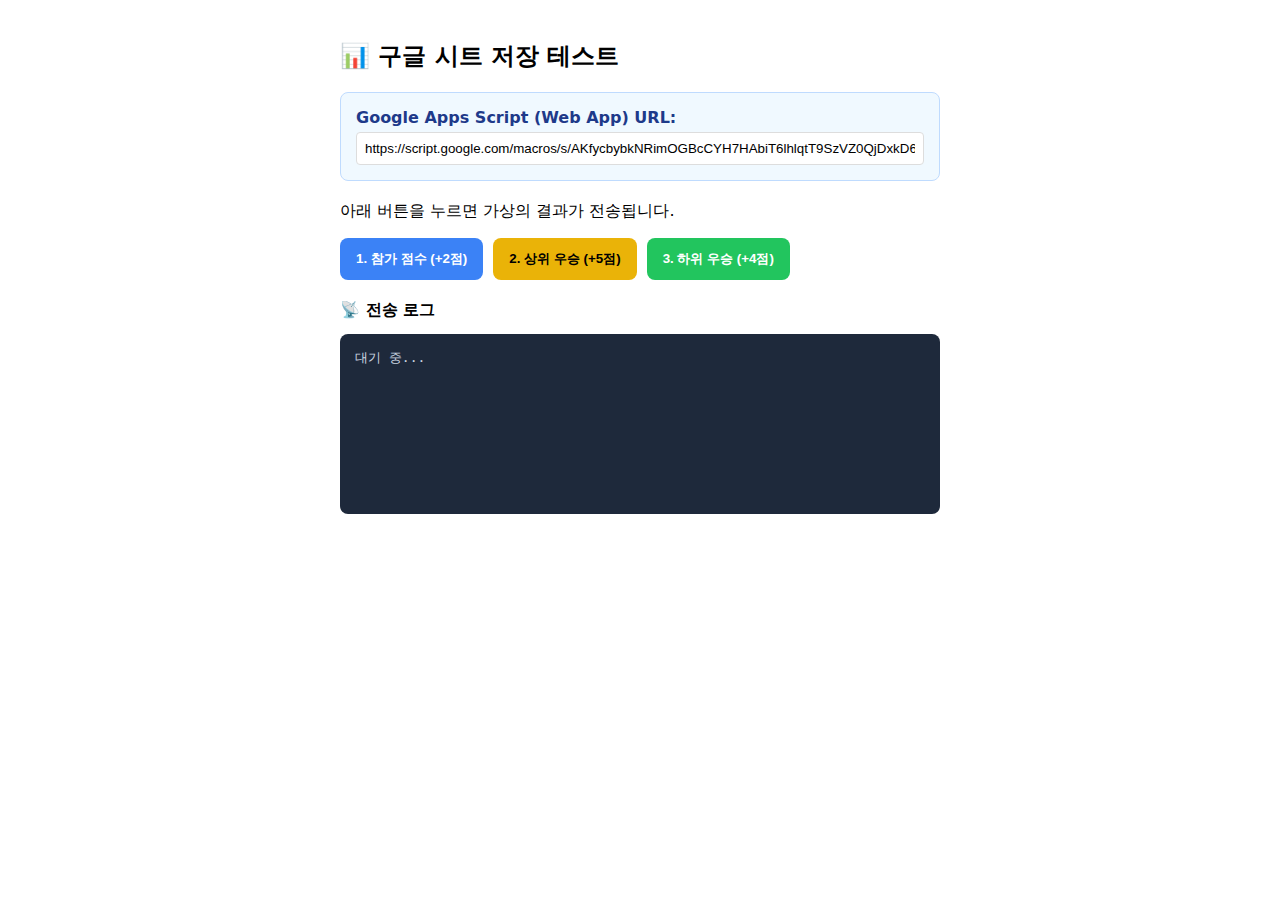
<file: save.html>
<!doctype html>
<html lang="ko">

<head>
  <meta charset="utf-8" />
  <meta name="viewport" content="width=device-width,initial-scale=1" />
  <title>구글 시트 저장 테스트 (탁구 리그)</title>
  <style>
    body {
      font-family: system-ui, sans-serif;
      padding: 20px;
      max-width: 600px;
      margin: 0 auto;
    }

    .input-group {
      margin-bottom: 20px;
      background: #f0f9ff;
      padding: 15px;
      border-radius: 8px;
      border: 1px solid #bfdbfe;
    }

    .input-group label {
      display: block;
      font-weight: bold;
      margin-bottom: 5px;
      color: #1e3a8a;
    }

    .input-group input {
      width: 100%;
      padding: 8px;
      box-sizing: border-box;
      border: 1px solid #ddd;
      border-radius: 4px;
    }

    .btn-row {
      display: flex;
      gap: 10px;
      flex-wrap: wrap;
      margin-bottom: 20px;
    }

    button {
      padding: 12px 16px;
      border: none;
      border-radius: 8px;
      cursor: pointer;
      font-weight: bold;
      color: white;
      transition: opacity 0.2s;
    }

    button:hover {
      opacity: 0.9;
    }

    .btn-attend {
      background: #3b82f6;
    }

    /* Blue */
    .btn-high-win {
      background: #eab308;
      color: black;
    }

    /* Gold */
    .btn-low-win {
      background: #22c55e;
    }

    /* Green */

    pre {
      background: #1e293b;
      color: #cbd5e1;
      padding: 15px;
      border-radius: 8px;
      overflow: auto;
      min-height: 150px;
      font-size: 13px;
    }
  </style>
</head>

<body>
  <h2>📊 구글 시트 저장 테스트</h2>

  <div class="input-group">
    <label for="gasUrl">Google Apps Script (Web App) URL:</label>
    <input type="text" id="gasUrl"
      value="https://script.google.com/macros/s/AKfycbybkNRimOGBcCYH7HAbiT6lhlqtT9SzVZ0QjDxkD6By1ePgtv5XS8-eGSIIRocNpdJn/exec" />
  </div>


  <p>아래 버튼을 누르면 가상의 결과가 전송됩니다.</p>

  <div class="btn-row">
    <button id="btnAttend" class="btn-attend">1. 참가 점수 (+2점)</button>
    <button id="btnHighWin" class="btn-high-win">2. 상위 우승 (+5점)</button>
    <button id="btnLowWin" class="btn-low-win">3. 하위 우승 (+4점)</button>
  </div>

  <div>
    <strong>📡 전송 로그</strong>
    <pre id="log">대기 중...</pre>
  </div>

  <script>
    // ⚙️ 테스트용 가상 데이터
    const PLAYER_NAME = "박만영 (테스트)";

    function log(msg, data = null) {
      const el = document.getElementById("log");
      const time = new Date().toLocaleTimeString();
      let text = `[${time}] ${msg}`;
      if (data) text += "\n" + JSON.stringify(data, null, 2);
      el.innerText = text + "\n\n" + el.innerText;
    }

    async function sendData(type, points, detail) {
      const url = document.getElementById("gasUrl").value.trim();
      if (!url) {
        alert("먼저 Apps Script URL을 입력해주세요!");
        return;
      }

      // 1. 보낼 데이터 구성 (Implementation Plan 스키마 준수)
      const payload = {
        date: new Date().toISOString().split('T')[0], // "2024-01-01"
        results: [
          {
            name: PLAYER_NAME,
            type: type,   // "참가", "상위 우승" 등
            points: points, // 숫자
            detail: detail // 상세 내용
          }
        ]
      };

      log("📤 데이터 전송 중...", payload);

      try {
        // 2. Fetch 전송 (Google Apps Script Web App은 no-cors 추천)
        // 'no-cors' 모드는 응답 내용을 읽을 수 없지만(Opaque), 브라우저 에러 없이 전송 성공 여부는 알 수 있음.
        // 하지만 GAS가 text/plain + CORS 헤더를 잘 주면 normal mode도 가능함.
        // 여기서는 안전하게 text/plain으로 보냄.

        const response = await fetch(url, {
          method: "POST",
          mode: "no-cors",
          headers: {
            "Content-Type": "text/plain"
          },
          body: JSON.stringify(payload)
        });

        // no-cors는 response.ok 접근 불가, status 0
        log("✅ 전송 완료! (구글 시트를 확인하세요)");

      } catch (err) {
        log("❌ 전송 실패: " + err.message);
      }
    }

    // ✨ 이벤트 리스너
    document.getElementById("btnAttend").onclick = () => {
      sendData("참가", 2, "정기모임 참가");
    };

    document.getElementById("btnHighWin").onclick = () => {
      sendData("상위 우승", 5, "상위리그 결승 승리");
    };

    document.getElementById("btnLowWin").onclick = () => {
      sendData("하위 우승", 4, "하위리그 결승 승리");
    };
  </script>
</body>

</html>
</file>
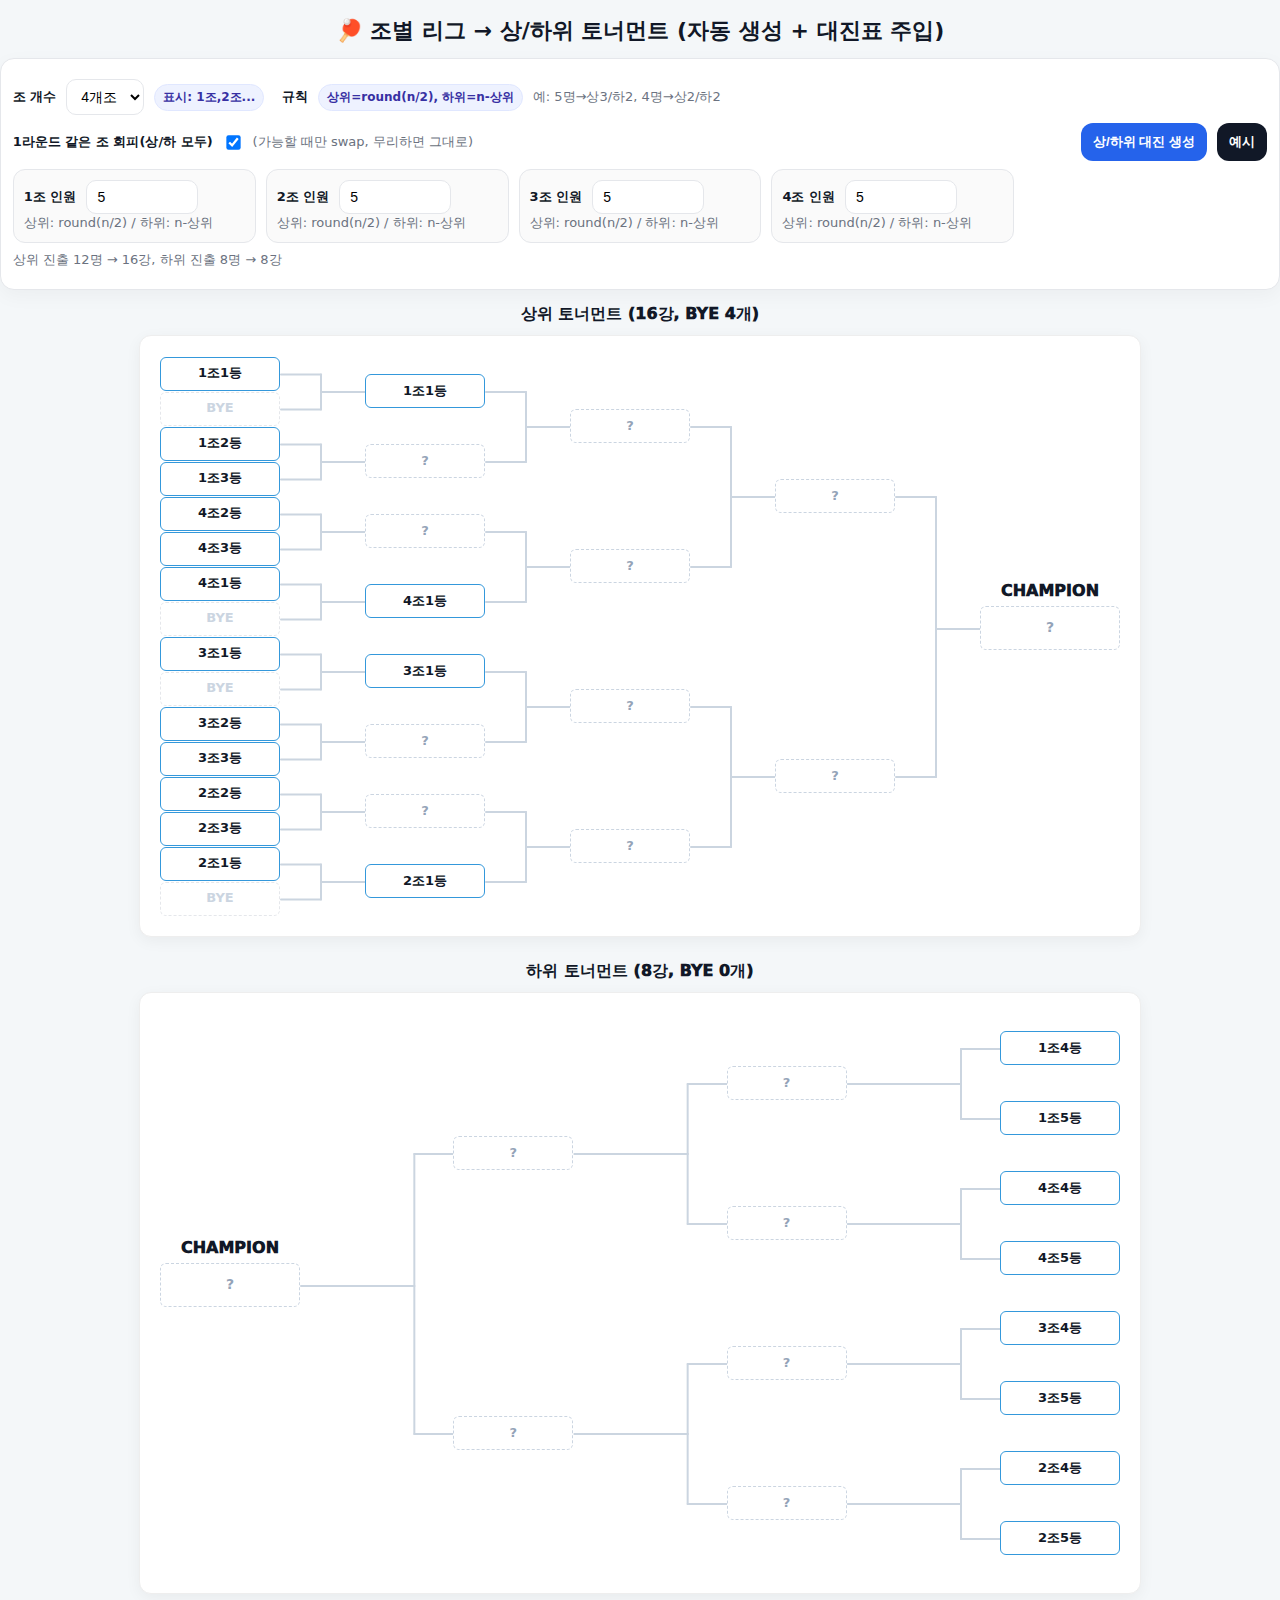
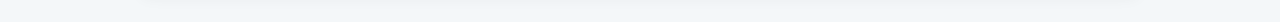
<file: tornament.html>
<!doctype html>
<html lang="ko">

<head>
    <meta charset="utf-8" />
    <meta name="viewport" content="width=device-width, initial-scale=1" />
    <title>조별 → 상/하위 토너먼트 (자동 생성 + SVG 대진표 주입)</title>
    <style>
        body {
            background: #f4f7f9;
            font-family: system-ui, -apple-system, Segoe UI, Roboto, sans-serif;
            margin: 0;
            padding: 16px 12px 28px;
            display: flex;
            flex-direction: column;
            align-items: center;
            color: #111827;
        }

        h1 {
            margin: 0 0 12px;
            font-size: 22px;
        }

        .controls {
            width: min(2100px, 98vw);
            background: #fff;
            border: 1px solid #e5e7eb;
            border-radius: 14px;
            box-shadow: 0 6px 20px rgba(0, 0, 0, 0.04);
            padding: 12px;
            margin-bottom: 14px;
        }

        .row {
            display: flex;
            gap: 10px;
            align-items: center;
            flex-wrap: wrap;
            margin: 8px 0;
        }

        label {
            font-weight: 900;
            font-size: 13px;
        }

        select,
        input[type="number"] {
            padding: 8px 10px;
            border: 1px solid #e5e7eb;
            border-radius: 10px;
            font-size: 14px;
            background: #fff;
        }

        input[type="number"] {
            width: 90px;
        }

        input[type="checkbox"] {
            transform: scale(1.1);
        }

        button {
            padding: 10px 12px;
            border: 0;
            border-radius: 12px;
            font-weight: 900;
            cursor: pointer;
            background: #2563eb;
            color: #fff;
        }

        button.secondary {
            background: #111827;
        }

        .pill {
            display: inline-block;
            padding: 4px 8px;
            border-radius: 999px;
            font-size: 12px;
            font-weight: 900;
            background: #eef2ff;
            color: #3730a3;
            border: 1px solid #e0e7ff;
        }

        .muted {
            color: #6b7280;
            font-size: 13px;
        }

        .inputs {
            display: grid;
            grid-template-columns: repeat(5, minmax(140px, 1fr));
            gap: 10px;
            width: 100%;
            margin-top: 6px;
        }

        @media (max-width: 980px) {
            .inputs {
                grid-template-columns: repeat(2, minmax(160px, 1fr));
            }
        }

        @media (max-width: 520px) {
            .inputs {
                grid-template-columns: 1fr;
            }
        }

        .gi {
            border: 1px solid #e5e7eb;
            border-radius: 12px;
            padding: 10px;
            background: #fafafa;
        }

        .rowWrap {
            display: flex;
            gap: 24px;
            align-items: flex-start;
            width: min(2100px, 98vw);
            justify-content: center;
            flex-wrap: wrap;
        }

        .panel {
            display: flex;
            flex-direction: column;
            gap: 10px;
            align-items: center;
        }

        .title {
            font-weight: 1000;
            color: #111827;
        }

        .wrap {
            position: relative;
            width: min(1000px, 98vw);
            height: 600px;
            background: #fff;
            border: 1px solid #eee;
            box-shadow: 0 4px 15px rgba(0, 0, 0, 0.05);
            border-radius: 12px;
            overflow: hidden;
        }

        @media (max-width: 520px) {
            .wrap {
                height: 540px;
            }
        }

        .player {
            position: absolute;
            width: 120px;
            height: 34px;
            border: 1px solid #3498db;
            background: #fff;
            display: flex;
            align-items: center;
            justify-content: center;
            font-size: 13px;
            font-weight: 900;
            cursor: pointer;
            border-radius: 6px;
            transition: all .15s;
            z-index: 2;
            user-select: none;
            padding: 0 6px;
            box-sizing: border-box;
            text-align: center;
            line-height: 1.1;
        }

        .player:hover {
            background: #3498db;
            color: white;
        }

        .player.empty {
            border: 1px dashed #cbd5e1;
            color: #94a3b8;
            cursor: default;
            background: #fff;
        }

        .player.bye {
            border: 1px dashed #e5e7eb;
            color: #cbd5e1;
            cursor: default;
            background: #fff;
        }

        .winner-box {
            border: 2px solid #e74c3c;
            color: #e74c3c;
            width: 140px;
            height: 44px;
            font-size: 14px;
        }

        .lines {
            position: absolute;
            inset: 0;
            pointer-events: none;
            z-index: 1;
        }

        .lines path {
            transition: stroke 0.25s, stroke-width 0.25s, opacity 0.25s, stroke-dasharray 0.25s;
            stroke: #cbd5e0;
            stroke-width: 2;
            fill: none;
            stroke-linecap: round;
            stroke-linejoin: round;
            opacity: 1;
        }

        .lines path.win {
            stroke: #e74c3c !important;
            stroke-width: 4 !important;
            stroke-dasharray: none !important;
            opacity: 1;
        }

        .lines path.lose {
            stroke: #94a3b8 !important;
            stroke-width: 2 !important;
            stroke-dasharray: 6 6 !important;
            opacity: 0.9;
        }

        .champion-label {
            position: absolute;
            text-align: center;
            z-index: 2;
            width: 140px;
        }

        .champion-label .label {
            font-weight: 1000;
            margin-bottom: 6px;
        }
    </style>
</head>

<body>

    <h1>🏓 조별 리그 → 상/하위 토너먼트 (자동 생성 + 대진표 주입)</h1>

    <div class="controls">
        <div class="row">
            <label>조 개수</label>
            <select id="groupCount">
                <option value="2">2개조</option>
                <option value="3">3개조</option>
                <option value="4" selected>4개조</option>
                <option value="5">5개조</option>
            </select>
            <span class="pill">표시: 1조,2조...</span>

            <label style="margin-left:8px;">규칙</label>
            <span class="pill">상위=round(n/2), 하위=n-상위</span>
            <span class="muted">예: 5명→상3/하2, 4명→상2/하2</span>
        </div>

        <div class="row">
            <label>1라운드 같은 조 회피(상/하 모두)</label>
            <input id="avoidSameGroup" type="checkbox" checked>
            <span class="muted">(가능할 때만 swap, 무리하면 그대로)</span>

            <button id="run" style="margin-left:auto;">상/하위 대진 생성</button>
            <button id="sample" class="secondary">예시</button>
        </div>

        <div id="groupInputs" class="inputs"></div>

        <div class="row">
            <span class="muted" id="summary"></span>
        </div>
    </div>

    <div class="rowWrap">
        <div class="panel">
            <div class="title" id="titleUpper">상위 토너먼트</div>
            <div id="wrap-upper" class="wrap">
                <svg id="lines-upper" class="lines"></svg>
            </div>
        </div>

        <div class="panel">
            <div class="title" id="titleLower">하위 토너먼트</div>
            <div id="wrap-lower" class="wrap">
                <svg id="lines-lower" class="lines"></svg>
            </div>
        </div>
    </div>

    <script>
        /* =========================================================
           0) 공통 유틸
        ========================================================= */
        function roundHalfUp(x) { return Math.round(x); }
        function nextPow2(n) { let p = 1; while (p < n) p *= 2; return p; }

        const SEED_POSITIONS = {
            2: [1, 2],
            4: [1, 4, 2, 3],
            8: [1, 8, 4, 5, 3, 6, 2, 7],
            16: [1, 16, 8, 9, 5, 12, 4, 13, 3, 14, 6, 11, 7, 10, 2, 15],
            32: [1, 32, 16, 17, 9, 24, 8, 25, 5, 28, 12, 21, 13, 20, 4, 29, 3, 30, 14, 19, 11, 22, 6, 27, 7, 26, 10, 23, 15, 18, 2, 31]
        };

        function buildGroupRanks(groupSizes) {
            return groupSizes.map((n, idx) => {
                const g = idx + 1;
                return Array.from({ length: n }, (_, i) => ({
                    group: g,
                    rankInGroup: i + 1,
                    label: `${g}조${i + 1}등`
                }));
            });
        }

        function splitUpperLower(groupRanks) {
            const upperEntries = [];
            const lowerEntries = [];
            for (const arr of groupRanks) {
                const n = arr.length;
                const upperCount = roundHalfUp(n / 2);
                for (let i = 0; i < upperCount; i++) upperEntries.push(arr[i]);
                for (let i = upperCount; i < n; i++) lowerEntries.push(arr[i]);
            }
            return { upperEntries, lowerEntries };
        }

        function normalizeTournamentRanks(entries) {
            const map = new Map();
            for (const e of entries) {
                if (!map.has(e.group)) map.set(e.group, []);
                map.get(e.group).push(e);
            }
            const out = [];
            for (const [g, list] of map.entries()) {
                list.forEach((e, idx) => out.push({ ...e, internalRank: idx + 1 }));
            }
            return out;
        }

        function makeSeedList(entries, groupCount) {
            const normalized = normalizeTournamentRanks(entries);

            const byRank = new Map();
            for (const q of normalized) {
                if (!byRank.has(q.internalRank)) byRank.set(q.internalRank, []);
                byRank.get(q.internalRank).push(q);
            }

            const ranks = Array.from(byRank.keys()).sort((a, b) => a - b);
            const seedList = [];

            for (const r of ranks) {
                const arr = byRank.get(r);
                const groupOrder = (r % 2 === 1)
                    ? Array.from({ length: groupCount }, (_, i) => i + 1)
                    : Array.from({ length: groupCount }, (_, i) => groupCount - i);

                const byGroup = new Map(arr.map(x => [x.group, x]));
                for (const g of groupOrder) {
                    if (byGroup.has(g)) seedList.push(byGroup.get(g));
                }
            }

            return seedList.map((x, i) => ({ ...x, seed: i + 1 }));
        }

        function decideBracket(Q) {
            const B = nextPow2(Q);
            return { B, byes: B - Q };
        }

        function seedToSlots(seedList, B) {
            const pos = SEED_POSITIONS[B];
            if (!pos) throw new Error(`지원하지 않는 브라켓 크기: ${B}`);
            const seedMap = new Map(seedList.map(s => [s.seed, s]));
            const slots = pos.map(seedNum => seedMap.get(seedNum) || null);
            return { slots };
        }

        function sameGroup(p1, p2) {
            if (!p1 || !p2) return false;
            return p1.group === p2.group;
        }

        function avoidSameGroupRound1(matches) {
            for (let i = 0; i < matches.length; i++) {
                const m = matches[i];
                if (!sameGroup(m.p1, m.p2)) continue;

                let fixed = false;
                for (let j = 0; j < matches.length; j++) {
                    if (i === j) continue;
                    const n = matches[j];
                    if (!m.p1 || !m.p2 || !n.p1 || !n.p2) continue;

                    const candidates = [["p2", "p2"], ["p2", "p1"], ["p1", "p2"], ["p1", "p1"]];
                    for (const [aKey, bKey] of candidates) {
                        const mA = m[aKey];
                        const nB = n[bKey];

                        const newM1 = (aKey === "p1") ? nB : m.p1;
                        const newM2 = (aKey === "p2") ? nB : m.p2;
                        const newN1 = (bKey === "p1") ? mA : n.p1;
                        const newN2 = (bKey === "p2") ? mA : n.p2;

                        if (sameGroup(newM1, newM2)) continue;
                        if (sameGroup(newN1, newN2)) continue;

                        m[aKey] = nB;
                        n[bKey] = mA;
                        fixed = true;
                        break;
                    }
                    if (fixed) break;
                }
            }
            return matches;
        }

        function generateTournament(entries, groupCount, options) {
            const seeds = makeSeedList(entries, groupCount);
            const Q = seeds.length;

            if (Q === 0) return { Q, B: 0, seeds: [], slots: [] };
            if (Q === 1) return { Q, B: 1, seeds, slots: [seeds[0]] };

            const { B } = decideBracket(Q);
            const { slots } = seedToSlots(seeds, B);

            // 매치 배열(같은조회피용)만 만들어 두고 실제 UI는 slots로 표시
            const matches = [];
            for (let i = 0; i < slots.length; i += 2) matches.push({ p1: slots[i], p2: slots[i + 1] });
            if (options.avoidSameGroup) avoidSameGroupRound1(matches);

            return { Q, B, seeds, slots };
        }

        /* =========================================================
           4) EMPTY/BYE 분리
        ========================================================= */
        function isBye(el) {
            if (!el) return false;
            if (el.classList.contains("bye")) return true;
            return (el.textContent || "").trim() === "BYE";
        }
        function isEmpty(el) {
            if (!el) return true;
            if (el.classList.contains("empty") && !el.classList.contains("bye")) return true;
            const t = (el.textContent || "").trim();
            return (t === "" || t === "?");
        }
        function hasPlayer(el) {
            if (!el) return false;
            if (isBye(el)) return false;
            if (isEmpty(el)) return false;
            const t = (el.textContent || "").trim();
            return t !== "" && t !== "?" && t !== "BYE";
        }

        /* =========================================================
           5) UI 생성 + 엔진
        ========================================================= */
        function createBracketUI({ wrapId, svgId, prefix, direction, B, slots, titleElId, titleText }) {
            const wrapEl = document.getElementById(wrapId);
            const svg = document.getElementById(svgId);
            const titleEl = document.getElementById(titleElId);

            wrapEl.querySelectorAll(".player, .champion-label").forEach(el => el.remove());
            svg.innerHTML = "";

            if (B < 2) {
                titleEl.textContent = titleText + " (생성 불가)";
                return;
            }

            titleEl.textContent = `${titleText} (${B}강, BYE ${slots.filter(x => x === null).length}개)`;

            const W = wrapEl.clientWidth;
            const H = wrapEl.clientHeight;
            const boxW = 120, boxH = 34;
            const champW = 140;

            const rounds = Math.log2(B);
            const padX = 20;
            const champX = W - padX - champW;
            const step = (champX - padX) / rounds;

            const padY = 20;
            const usableH = H - padY * 2;

            const nodeId = (r, i) => `${prefix}-r${r}-${i}`;

            // 노드 생성 (모든 라운드 기본 ?)
            for (let r = 1; r <= rounds; r++) {
                const count = B / Math.pow(2, r - 1);
                const spacing = usableH / count;
                const xLTR = padX + (r - 1) * step;

                for (let i = 1; i <= count; i++) {
                    const y = padY + (i - 0.5) * spacing - boxH / 2;

                    const div = document.createElement("div");
                    div.className = "player empty";
                    div.id = nodeId(r, i);
                    div.textContent = "?";

                    const x = (direction === 1)
                        ? xLTR
                        : (W - xLTR - boxW);

                    div.style.left = `${x}px`;
                    div.style.top = `${y}px`;

                    // ✅ 승급 data 설정
                    if (r < rounds) {
                        const isOdd = (i % 2 === 1);
                        div.dataset.a = nodeId(r, isOdd ? i : i - 1);
                        div.dataset.b = nodeId(r, isOdd ? i + 1 : i);
                        div.dataset.to = nodeId(r + 1, Math.ceil(i / 2));
                    } else {
                        // ✅ 결승(마지막 라운드: 2칸)도 winner로 가도록
                        div.dataset.a = nodeId(rounds, 1);
                        div.dataset.b = nodeId(rounds, 2);
                        div.dataset.to = `${prefix}-winner`;
                    }

                    wrapEl.appendChild(div);
                }
            }

            // 우승 박스 (✅ 클릭 가능하도록 player 유지)
            const champ = document.createElement("div");
            champ.className = "champion-label";
            champ.style.top = `${(H / 2) - 55}px`;
            champ.style.left = (direction === 1) ? `${champX}px` : `${padX}px`;
            champ.innerHTML = `
    <div class="label">CHAMPION</div>
    <div id="${prefix}-winner" class="player empty winner-box" style="position:static; cursor:pointer;">?</div>
  `;
            wrapEl.appendChild(champ);

            // winner 박스에도 data를 달아둠(토글 선택용)
            const winnerEl = document.getElementById(`${prefix}-winner`);
            winnerEl.dataset.a = nodeId(rounds, 1);
            winnerEl.dataset.b = nodeId(rounds, 2);
            winnerEl.dataset.to = `${prefix}-winner`;

            // R1만 참가자/BYE 주입
            for (let i = 1; i <= B; i++) {
                const el = document.getElementById(nodeId(1, i));
                const p = slots[i - 1];
                if (!p) {
                    el.textContent = "BYE";
                    el.classList.add("bye");
                    el.classList.add("empty");
                    continue;
                }
                el.textContent = p.label;
                el.classList.remove("empty");
                el.classList.remove("bye");
            }

            const engine = createTournamentLineEngine({ wrapEl, svg, prefix, direction, rounds, nodeId });

            // BYE 자동
            autoAdvanceByes({ engine });

            // 클릭 이벤트 (✅ winner 박스도 처리)
            wrapEl.addEventListener("click", (e) => {
                const box = e.target.closest(".player");
                if (!box || !wrapEl.contains(box)) return;

                const a = box.dataset.a;
                const b = box.dataset.b;
                const to = box.dataset.to;

                // 1) 챔피언 박스를 눌렀을 때: 결승 두 칸 중에서 자동 선택/토글
                if (box.id === `${prefix}-winner`) {
                    const fa = document.getElementById(a);
                    const fb = document.getElementById(b);
                    if (!fa || !fb) return;

                    const aHas = hasPlayer(fa);
                    const bHas = hasPlayer(fb);
                    if (!aHas && !bHas) return; // 결승이 비어있으면 못 정함

                    const current = (box.textContent || "").trim();

                    // 하나만 채워져 있으면 그걸로
                    if (aHas && !bHas) {
                        advanceWinner({ a, b, to, clickedId: a, engine });
                    } else if (!aHas && bHas) {
                        advanceWinner({ a, b, to, clickedId: b, engine });
                    } else {
                        // 둘 다 있으면 토글: 현재가 A면 B, 아니면 A
                        const aName = fa.textContent.trim();
                        const bName = fb.textContent.trim();
                        const pickId = (current === aName) ? b : a;
                        advanceWinner({ a, b, to, clickedId: pickId, engine });
                    }

                    autoAdvanceByes({ engine });
                    return;
                }

                // 2) 일반 박스: empty/BYE면 클릭 금지
                if (isEmpty(box) || isBye(box)) return;
                if (!a || !b || !to) return;

                advanceWinner({ a, b, to, clickedId: box.id, engine });
                autoAdvanceByes({ engine });
            }, { passive: true });

            window.addEventListener("resize", () => engine.initLines());
            engine.initLines();
        }

        /* ---------- 라인 엔진 ---------- */
        function createTournamentLineEngine({ wrapEl, svg, prefix, direction, rounds, nodeId }) {
            const MATCHES = [];
            for (let r = 1; r <= rounds; r++) {
                const count = Math.pow(2, rounds - r + 1);
                if (r === rounds) {
                    MATCHES.push({ a: nodeId(r, 1), b: nodeId(r, 2), to: `${prefix}-winner` });
                } else {
                    for (let i = 1; i <= count; i += 2) {
                        MATCHES.push({ a: nodeId(r, i), b: nodeId(r, i + 1), to: nodeId(r + 1, Math.ceil(i / 2)) });
                    }
                }
            }

            function mkPath(d, from, to, seg) {
                const p = document.createElementNS("http://www.w3.org/2000/svg", "path");
                p.setAttribute("d", d);
                p.dataset.from = from;
                p.dataset.to = to;
                p.dataset.seg = seg;
                return p;
            }

            function drawBracketLine(fromId1, fromId2, toId) {
                const fromEl1 = document.getElementById(fromId1);
                const fromEl2 = document.getElementById(fromId2);
                const toEl = document.getElementById(toId);
                if (!fromEl1 || !fromEl2 || !toEl) return;

                const wrapRect = wrapEl.getBoundingClientRect();
                const r1 = fromEl1.getBoundingClientRect();
                const r2 = fromEl2.getBoundingClientRect();
                const rt = toEl.getBoundingClientRect();

                const x1 = (direction === 1 ? r1.right : r1.left) - wrapRect.left;
                const y1 = (r1.top + r1.height / 2) - wrapRect.top;

                const x2 = (direction === 1 ? r2.right : r2.left) - wrapRect.left;
                const y2 = (r2.top + r2.height / 2) - wrapRect.top;

                const xt = (direction === 1 ? rt.left : rt.right) - wrapRect.left;
                const yt = (rt.top + rt.height / 2) - wrapRect.top;

                const topY = Math.min(y1, y2);
                const botY = Math.max(y1, y2);
                const joinY = Math.max(topY, Math.min(yt, botY));

                let joinX;
                if (direction === 1) {
                    const maxX = Math.max(x1, x2);
                    joinX = Math.min(xt - 24, maxX + 40);
                } else {
                    const minX = Math.min(x1, x2);
                    joinX = Math.max(xt + 24, minX - 40);
                }

                svg.appendChild(mkPath(`M ${x1} ${y1} H ${joinX}`, fromId1, toId, 'in'));
                svg.appendChild(mkPath(`M ${x2} ${y2} H ${joinX}`, fromId2, toId, 'in'));
                svg.appendChild(mkPath(`M ${joinX} ${topY} V ${joinY}`, `${fromId1}&${fromId2}`, toId, 'vTop'));
                svg.appendChild(mkPath(`M ${joinX} ${joinY} V ${botY}`, `${fromId1}&${fromId2}`, toId, 'vBot'));
                svg.appendChild(mkPath(`M ${joinX} ${joinY} H ${xt}`, `${fromId1}&${fromId2}`, toId, 'hOut'));
            }

            function clearStylesTo(toId) {
                svg.querySelectorAll(`path[data-to="${toId}"]`)
                    .forEach(p => p.classList.remove("win", "lose"));
            }

            function centerYOf(id) {
                const el = document.getElementById(id);
                const wrapRect = wrapEl.getBoundingClientRect();
                const r = el.getBoundingClientRect();
                return (r.top + r.height / 2) - wrapRect.top;
            }

            function applyWinLoseStyles(a, b, to, winnerFrom) {
                const loserFrom = (winnerFrom === a) ? b : a;

                clearStylesTo(to);

                const winIn = svg.querySelector(`path[data-seg="in"][data-from="${winnerFrom}"][data-to="${to}"]`);
                const loseIn = svg.querySelector(`path[data-seg="in"][data-from="${loserFrom}"][data-to="${to}"]`);
                if (winIn) winIn.classList.add("win");
                if (loseIn) loseIn.classList.add("lose");

                const winnerIsTop = centerYOf(winnerFrom) < centerYOf(loserFrom);

                const vTop = svg.querySelector(`path[data-seg="vTop"][data-to="${to}"]`);
                const vBot = svg.querySelector(`path[data-seg="vBot"][data-to="${to}"]`);
                const hOut = svg.querySelector(`path[data-seg="hOut"][data-to="${to}"]`);

                if (hOut) hOut.classList.add("win");
                if (winnerIsTop) {
                    if (vTop) vTop.classList.add("win");
                    if (vBot) vBot.classList.add("lose");
                } else {
                    if (vBot) vBot.classList.add("win");
                    if (vTop) vTop.classList.add("lose");
                }
            }

            function initLines() {
                svg.innerHTML = "";
                const w = wrapEl.clientWidth;
                const h = wrapEl.clientHeight;
                svg.setAttribute("width", w);
                svg.setAttribute("height", h);
                svg.setAttribute("viewBox", `0 0 ${w} ${h}`);
                for (const m of MATCHES) drawBracketLine(m.a, m.b, m.to);
            }

            return { MATCHES, initLines, applyWinLoseStyles, clearStylesTo };
        }

        /* ---------- 승급/롤백/ BYE 자동 ---------- */
        function setNodeText(id, text) {
            const el = document.getElementById(id);
            if (!el) return;
            el.textContent = text;
            el.classList.remove("empty");
            el.classList.remove("bye");
        }
        function setNodeEmpty(id) {
            const el = document.getElementById(id);
            if (!el) return;
            el.textContent = "?";
            el.classList.add("empty");
            el.classList.remove("bye");
        }

        function clearDownstream({ startId, engine }) {
            for (const m of engine.MATCHES) {
                if (m.a === startId || m.b === startId) {
                    setNodeEmpty(m.to);
                    engine.clearStylesTo(m.to);
                    clearDownstream({ startId: m.to, engine });
                }
            }
        }

        function advanceWinner({ a, b, to, clickedId, engine }) {
            const clickedEl = document.getElementById(clickedId);
            if (!clickedEl || !hasPlayer(clickedEl)) return;

            const targetEl = document.getElementById(to);
            if (!targetEl) return;

            const newValue = clickedEl.textContent.trim();
            const oldValue = (targetEl.textContent || "").trim();

            if (oldValue !== "?" && oldValue !== "" && oldValue !== "BYE" && oldValue !== newValue) {
                clearDownstream({ startId: to, engine });
            }

            setNodeText(to, newValue);
            engine.applyWinLoseStyles(a, b, to, clickedId);
        }

        function autoAdvanceByes({ engine }) {
            let progressed = true;
            while (progressed) {
                progressed = false;

                for (const m of engine.MATCHES) {
                    const aEl = document.getElementById(m.a);
                    const bEl = document.getElementById(m.b);
                    const toEl = document.getElementById(m.to);
                    if (!aEl || !bEl || !toEl) continue;

                    const toIsEmpty = isEmpty(toEl) || isBye(toEl);
                    if (!toIsEmpty) continue;

                    const aHas = hasPlayer(aEl);
                    const bHas = hasPlayer(bEl);

                    const aIsByeFlag = isBye(aEl);
                    const bIsByeFlag = isBye(bEl);

                    if (aHas && bIsByeFlag) {
                        setNodeText(m.to, aEl.textContent.trim());
                        engine.applyWinLoseStyles(m.a, m.b, m.to, m.a);
                        progressed = true;
                        continue;
                    }
                    if (bHas && aIsByeFlag) {
                        setNodeText(m.to, bEl.textContent.trim());
                        engine.applyWinLoseStyles(m.a, m.b, m.to, m.b);
                        progressed = true;
                        continue;
                    }
                }
            }
        }

        /* =========================================================
           6) UI: 조 개수/인원 입력 → 상/하위 생성 → UI 주입
        ========================================================= */
        const groupCountEl = document.getElementById("groupCount");
        const inputsEl = document.getElementById("groupInputs");
        const summaryEl = document.getElementById("summary");

        function buildGroupInputs(groupCount) {
            inputsEl.innerHTML = "";
            for (let g = 1; g <= groupCount; g++) {
                const div = document.createElement("div");
                div.className = "gi";
                div.innerHTML = `
      <div class="row" style="margin:0">
        <label>${g}조 인원</label>
        <input type="number" min="2" max="12" value="5" id="g${g}">
      </div>
      <div class="muted">상위: round(n/2) / 하위: n-상위</div>
    `;
                inputsEl.appendChild(div);
            }
        }

        function getGroupSizes() {
            const gc = parseInt(groupCountEl.value, 10);
            const arr = [];
            for (let g = 1; g <= gc; g++) {
                arr.push(parseInt(document.getElementById(`g${g}`).value, 10));
            }
            return arr;
        }

        function runAll() {
            const groupSizes = getGroupSizes();
            const groupCount = groupSizes.length;
            const avoidSameGroup = document.getElementById("avoidSameGroup").checked;

            const groupRanks = buildGroupRanks(groupSizes);
            const { upperEntries, lowerEntries } = splitUpperLower(groupRanks);

            const upper = generateTournament(upperEntries, groupCount, { avoidSameGroup });
            const lower = generateTournament(lowerEntries, groupCount, { avoidSameGroup });

            summaryEl.textContent =
                `상위 진출 ${upperEntries.length}명 → ${upper.B || 0}강, 하위 진출 ${lowerEntries.length}명 → ${lower.B || 0}강`;

            createBracketUI({
                wrapId: "wrap-upper",
                svgId: "lines-upper",
                prefix: "U",
                direction: 1,
                B: upper.B,
                slots: upper.slots,
                titleElId: "titleUpper",
                titleText: "상위 토너먼트"
            });

            createBracketUI({
                wrapId: "wrap-lower",
                svgId: "lines-lower",
                prefix: "L",
                direction: -1,
                B: lower.B,
                slots: lower.slots,
                titleElId: "titleLower",
                titleText: "하위 토너먼트"
            });
        }

        document.getElementById("run").addEventListener("click", runAll);

        document.getElementById("sample").addEventListener("click", () => {
            const gc = parseInt(groupCountEl.value, 10);
            const presets = {
                2: [5, 4],
                3: [5, 5, 4],
                4: [5, 5, 5, 4],
                5: [5, 5, 5, 4, 4]
            };
            const p = presets[gc] || Array.from({ length: gc }, () => 5);
            for (let g = 1; g <= gc; g++) {
                const el = document.getElementById(`g${g}`);
                if (el) el.value = p[g - 1] ?? 5;
            }
            runAll();
        });

        groupCountEl.addEventListener("change", () => {
            buildGroupInputs(parseInt(groupCountEl.value, 10));
            runAll();
        });

        buildGroupInputs(parseInt(groupCountEl.value, 10));
        runAll();
    </script>
</body>

</html>
</file>
<file: viewer_styles.css>
/* viewer_styles.css - Fully synchronized with index.html */
:root {
    --bg: #f4f7f9;
    --card: #ffffff;
    --border: #cbd5e1;
    --text: #1e293b;
    --muted: #64748b;
    --danger: #ef4444;
    --shadow: 0 6px 18px rgba(0, 0, 0, 0.06);
    --radius: 12px;
}

* {
    box-sizing: border-box;
}

body {
    margin: 0;
    font-family: system-ui, -apple-system, Segoe UI, Roboto, Arial, "Apple SD Gothic Neo", "Noto Sans KR", sans-serif;
    background: var(--bg);
    color: var(--text);
    padding: 20px;
}

header {
    max-width: 1400px;
    margin: 0 auto 24px;
}

header h1 {
    margin: 0 0 8px;
    font-size: 24px;
    font-weight: 800;
}

header p {
    margin: 0;
    color: var(--muted);
    font-size: 14px;
}

.card {
    background: var(--card);
    border: 1px solid var(--border);
    border-radius: var(--radius);
    box-shadow: var(--shadow);
    overflow: hidden;
    margin-bottom: 24px;
}

.card-hd {
    padding: 12px 16px;
    border-bottom: 1px solid var(--border);
    display: flex;
    align-items: center;
    justify-content: space-between;
    background: #f8fafc;
}

.card-hd .title {
    font-weight: 800;
    font-size: 15px;
    color: #1e293b;
}

.teams {
    padding: 16px;
    display: grid;
    grid-template-columns: repeat(2, 1fr);
    gap: 16px;
}

@media (max-width: 1100px) {
    .teams {
        grid-template-columns: 1fr;
    }
}

.team {
    border: 1px solid var(--border);
    border-radius: 14px;
    overflow: hidden;
    background: #fff;
}

.team .hd {
    padding: 10px 12px;
    border-bottom: 1px solid var(--border);
    display: flex;
    align-items: center;
    justify-content: space-between;
    background: linear-gradient(180deg, rgba(255, 255, 255, 0.9), rgba(255, 255, 255, 0.65));
    font-weight: 900;
    font-size: 14px;
}

.team .body {
    padding: 10px;
}

/* Table Styles from index.html */
.table-scroll {
    overflow: auto;
    border: 1px solid var(--border);
    border-radius: 12px;
    background: #fff;
    margin-bottom: 20px;
}

table.rr {
    border-collapse: collapse;
    width: auto;
    min-width: 100%;
    table-layout: auto;
    font-size: 12px;
}

.rr th,
.rr td {
    border: 1px solid var(--border);
    padding: 4px 6px;
    text-align: center;
    white-space: nowrap;
    overflow: hidden;
    text-overflow: ellipsis;
}

.rr th.sticky {
    position: sticky;
    top: 0;
    background: #e2e8f0;
    z-index: 2;
    font-weight: 800;
    box-shadow: 0 1px 0 #94a3b8;
}

.rr th.leftsticky {
    position: sticky;
    left: 0;
    background: #e2e8f0;
    z-index: 1;
    text-align: left;
    font-weight: 800;
    box-shadow: 1px 0 0 #94a3b8;
}

.rr th.corner {
    position: sticky;
    left: 0;
    top: 0;
    z-index: 3;
    background: #cbd5e1;
    text-align: left;
    box-shadow: 1px 1px 0 #94a3b8;
}

.rr td.diag {
    background: #f1f5f9;
    color: #94a3b8;
    font-weight: 900;
}

.rr td.wl,
.rr th.wl {
    background: #fbfbfc;
    font-weight: 900;
    width: 50px !important;
    min-width: 50px !important;
    padding: 4px 2px;
    font-size: 11px;
}

.rr td.rank,
.rr th.rank {
    background: #fbfbfc;
    font-weight: 900;
    width: 40px !important;
    min-width: 40px !important;
    padding: 4px 2px;
    font-size: 11px;
}

.rank .crown {
    margin-right: 4px;
}

.rank .code {
    margin-left: 2px;
    font-size: 9px;
    color: var(--muted);
    font-weight: 900;
    border: 1px solid var(--border);
    background: #fff;
    padding: 0 4px;
    border-radius: 999px;
    letter-spacing: -0.5px;
}

.grade-badge {
    font-size: 10px;
    background: #e2e8f0;
    color: #475569;
    padding: 1px 4px;
    border-radius: 4px;
    font-weight: 700;
    vertical-align: middle;
    margin-left: 2px;
}

.manual {
    margin-left: 6px;
    font-size: 11px;
    color: #1d4ed8;
    font-weight: 900;
    border: 1px solid #dbeafe;
    background: #eff6ff;
    padding: 1px 6px;
    border-radius: 999px;
}

.score-cell div {
    font-weight: bold;
}

/* Tournament Styles from index.html */
#tournament-area {
    margin-top: 40px;
    width: 100%;
    padding: 20px;
    display: flex;
    flex-direction: column;
    align-items: center;
}

.tm-panel-row {
    display: flex;
    gap: 16px;
    justify-content: center;
    flex-wrap: wrap;
    width: 100%;
}

.tm-panel {
    flex: 1;
    min-width: 320px;
    display: flex;
    flex-direction: column;
    align-items: center;
    gap: 12px;
}

.tm-wrap {
    position: relative;
    width: 100%;
    height: 600px;
    background: #fff;
    border: 1px solid #eee;
    box-shadow: 0 4px 15px rgba(0, 0, 0, 0.05);
    border-radius: 12px;
    overflow: hidden;
}

.tm-player {
    position: absolute !important;
    width: 85px;
    height: 34px;
    border: 1px solid #3498db;
    background: #fff;
    display: flex;
    flex-direction: column;
    align-items: center;
    justify-content: center;
    font-size: 11px;
    font-weight: 800;
    border-radius: 6px;
    z-index: 10;
    text-align: center;
}

.tm-player small {
    font-size: 10px;
    font-weight: 400;
    color: #64748b;
    margin-top: 2px;
}

.tm-player.empty {
    border: 1px dashed #cbd5e1;
    color: #94a3b8;
    cursor: default;
    background: #fff;
}

.tm-player.bye {
    border: 1px dashed #cbd5e1;
    color: #cbd5e1;
    cursor: default;
    background: #fdfdfd;
}

.tm-player.winner {
    background: #fffbeb !important;
    border-color: #f59e0b !important;
    color: #b45309 !important;
    box-shadow: 0 0 0 1px #f59e0b;
    z-index: 20;
}

.tm-player.winner small {
    color: #d97706 !important;
}

.tm-winner-box {
    border: 2px solid #e74c3c;
    color: #e74c3c;
    width: 110px;
    height: 60px;
    font-size: 13px;
}

.tm-lines {
    position: absolute;
    inset: 0;
    pointer-events: none;
    z-index: 1;
}

.tm-lines path {
    stroke: #cbd5e0;
    stroke-width: 2;
    fill: none;
    stroke-linecap: round;
}

.tm-lines path.win {
    stroke: #e74c3c !important;
    stroke-width: 4 !important;
    stroke-dasharray: none !important;
    opacity: 1;
}

.tm-lines path.lose {
    stroke: #94a3b8 !important;
    stroke-width: 2 !important;
    stroke-dasharray: 6 6 !important;
    opacity: 0.9;
}

.tm-champ-label {
    position: absolute !important;
    text-align: center;
    z-index: 10;
    width: 130px;
}

.tm-champ-label .label {
    font-weight: 900;
    margin-bottom: 6px;
    font-size: 14px;
    color: #e74c3c;
}

/* Final Summary Section (Synchronized) */
.final-summary {
    width: min(800px, 95vw);
    background: linear-gradient(135deg, #fff 0%, #fef9c3 100%);
    border: 2px solid #fbbf24;
    border-radius: 16px;
    padding: 20px;
    margin: 0 auto 40px;
    box-shadow: 0 10px 25px -5px rgba(251, 191, 36, 0.3);
    text-align: center;
    display: none;
    /* Hidden if no data */
    animation: popIn 0.6s cubic-bezier(0.175, 0.885, 0.32, 1.275);
}

.final-summary.show {
    display: block;
}

@keyframes popIn {
    from {
        opacity: 0;
        transform: scale(0.8) translateY(20px);
    }

    to {
        opacity: 1;
        transform: scale(1) translateY(0);
    }
}

.summary-title {
    font-size: 24px;
    font-weight: 900;
    color: #b45309;
    margin-bottom: 20px;
    text-shadow: 1px 1px 0 #fff;
    letter-spacing: -0.5px;
}

.summary-content {
    display: flex;
    gap: 20px;
    justify-content: center;
    flex-wrap: wrap;
}

.summary-card {
    flex: 1;
    min-width: 280px;
    background: rgba(255, 255, 255, 0.6);
    border-radius: 12px;
    padding: 16px;
    border: 1px solid rgba(251, 191, 36, 0.3);
}

.summary-card.upper {
    background: linear-gradient(to bottom, #fff, #fffbeb);
}

.summary-card.lower {
    background: linear-gradient(to bottom, #fff, #f0f9ff);
    border-color: #bae6fd;
}

.card-title {
    font-size: 16px;
    font-weight: 800;
    margin-bottom: 12px;
    padding-bottom: 8px;
    border-bottom: 2px solid rgba(0, 0, 0, 0.05);
}

.summary-card.upper .card-title {
    color: #b45309;
}

.summary-card.lower .card-title {
    color: #0369a1;
}

.rank-row {
    display: flex;
    align-items: center;
    margin-bottom: 8px;
    font-size: 14px;
    font-weight: 700;
    padding: 8px 12px;
    border-radius: 10px;
    background: rgba(255, 255, 255, 0.4);
    border: 1px solid rgba(0, 0, 0, 0.03);
}

.rank-row.winner {
    background: #fff;
    box-shadow: 0 4px 12px rgba(251, 191, 36, 0.15);
    border-color: #fde68a;
    font-size: 16px;
}

.rank-row .icon {
    font-size: 18px;
    margin-right: 10px;
}

.rank-row .label {
    width: 50px;
    color: #64748b;
    font-size: 12px;
}

.rank-row .name {
    flex: 1;
    text-align: left;
    font-weight: 900;
    color: #1e293b;
}

/* Tournament Controls/Title row */
.tm-controls {
    display: flex;
    gap: 12px;
    margin: 30px 0 20px;
    align-items: center;
    max-width: 1400px;
}

.tm-controls h2 {
    margin: 0;
    font-size: 18px;
    font-weight: 900;
}

.tm-pill {
    background: #eef2ff;
    color: #4f46e5;
    padding: 4px 10px;
    border-radius: 999px;
    font-size: 12px;
    font-weight: 700;
}
</file>
